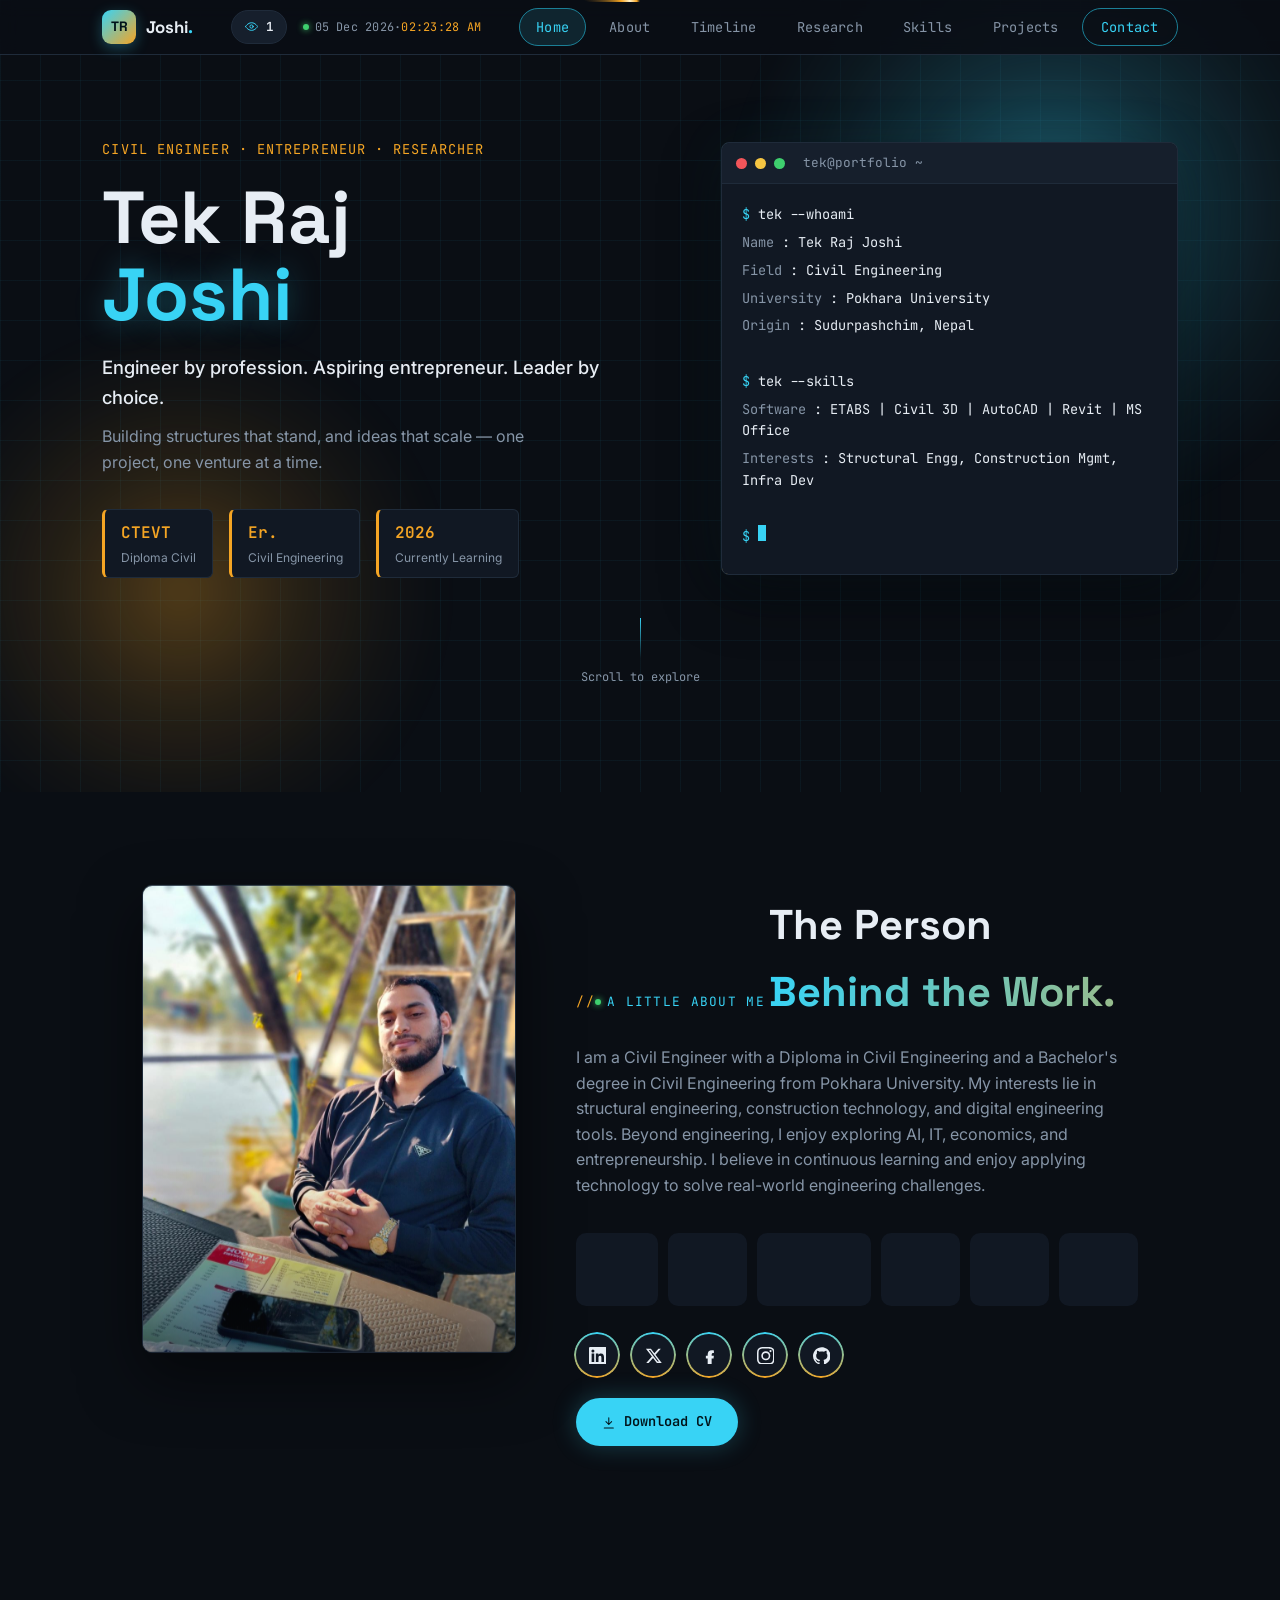
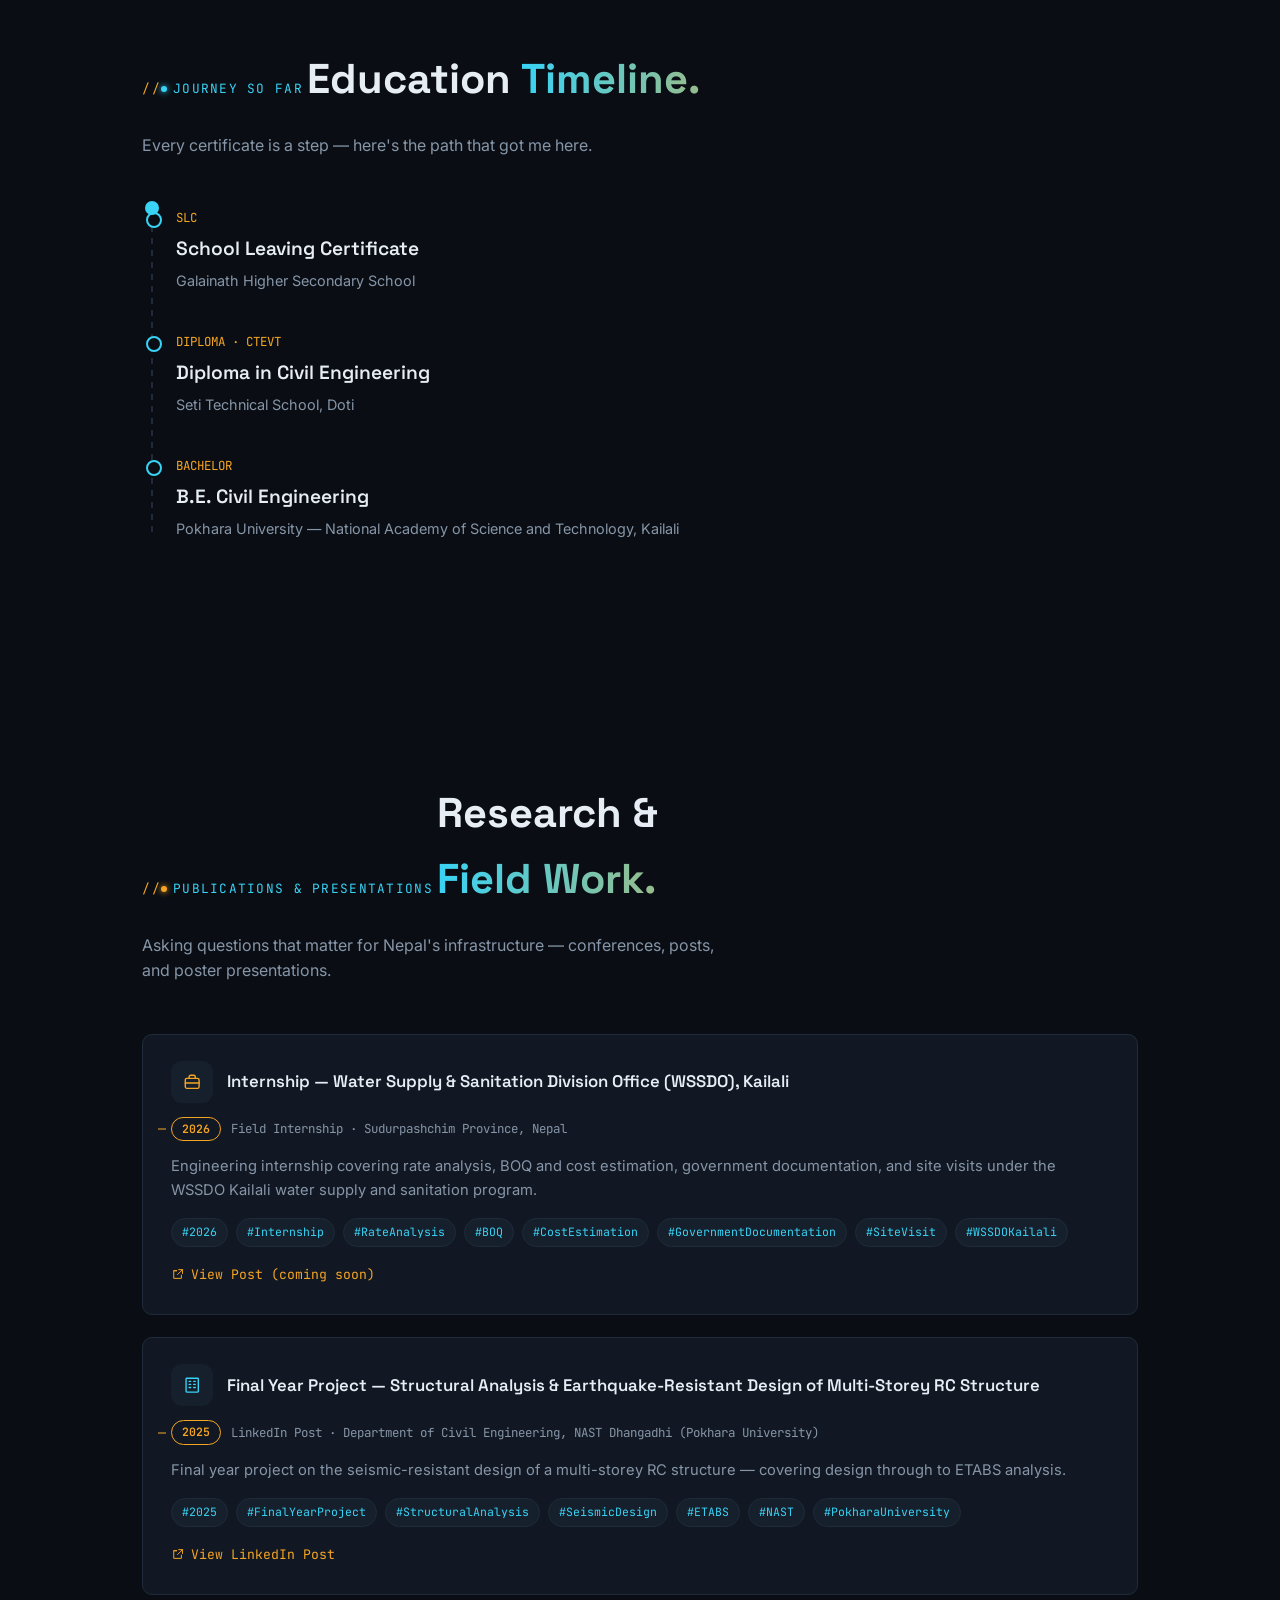
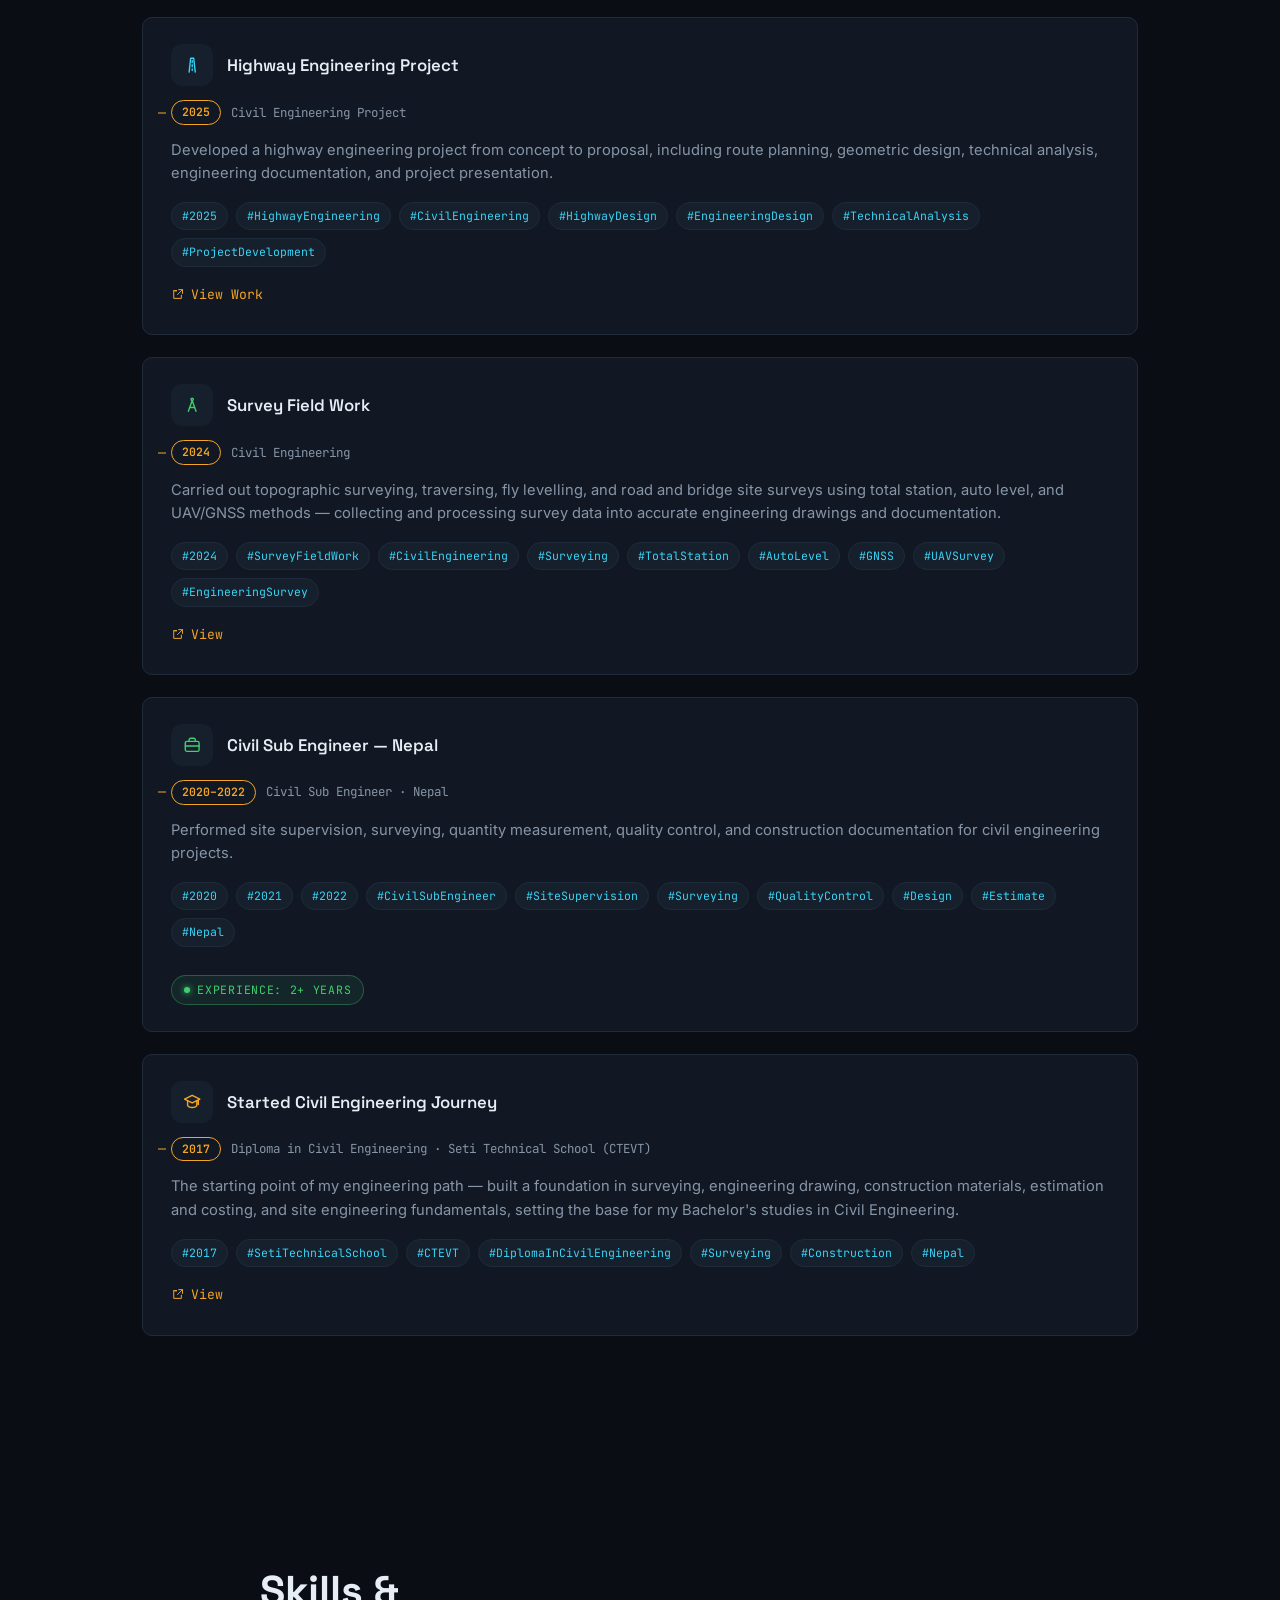
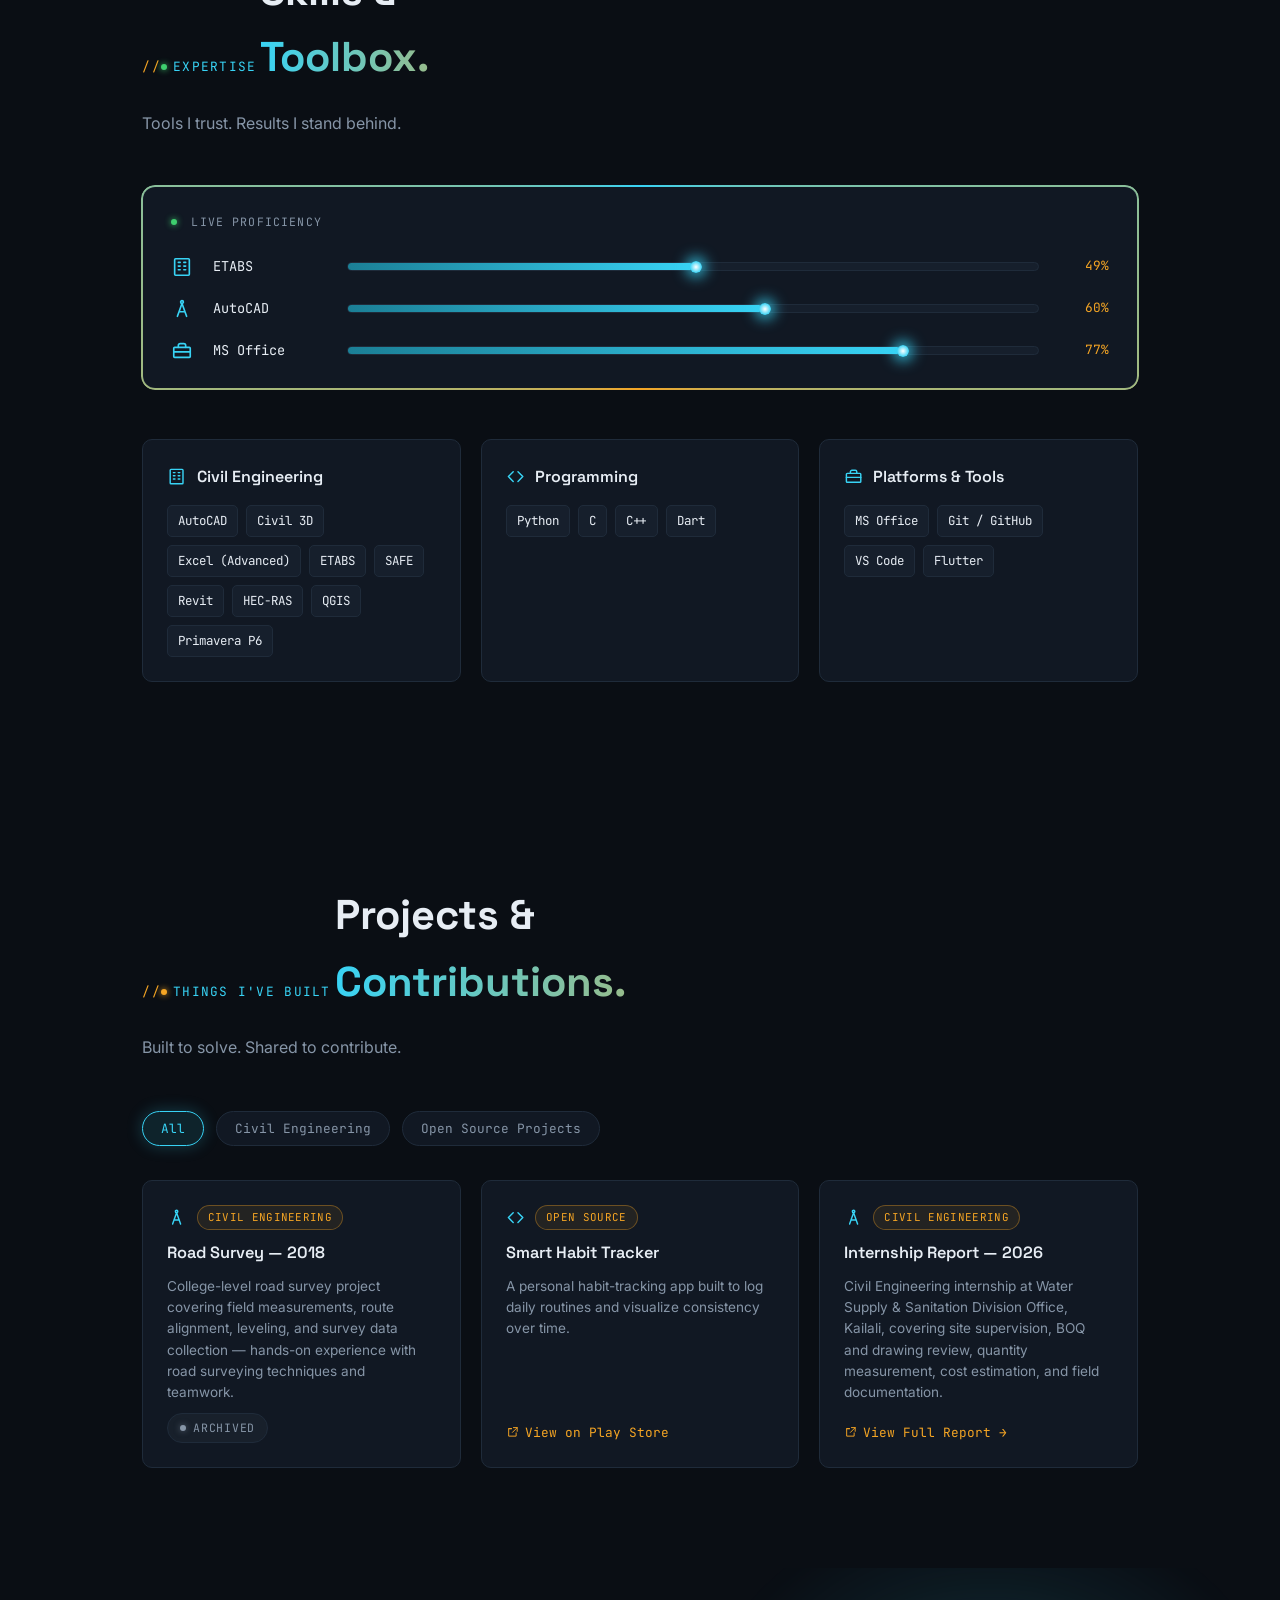
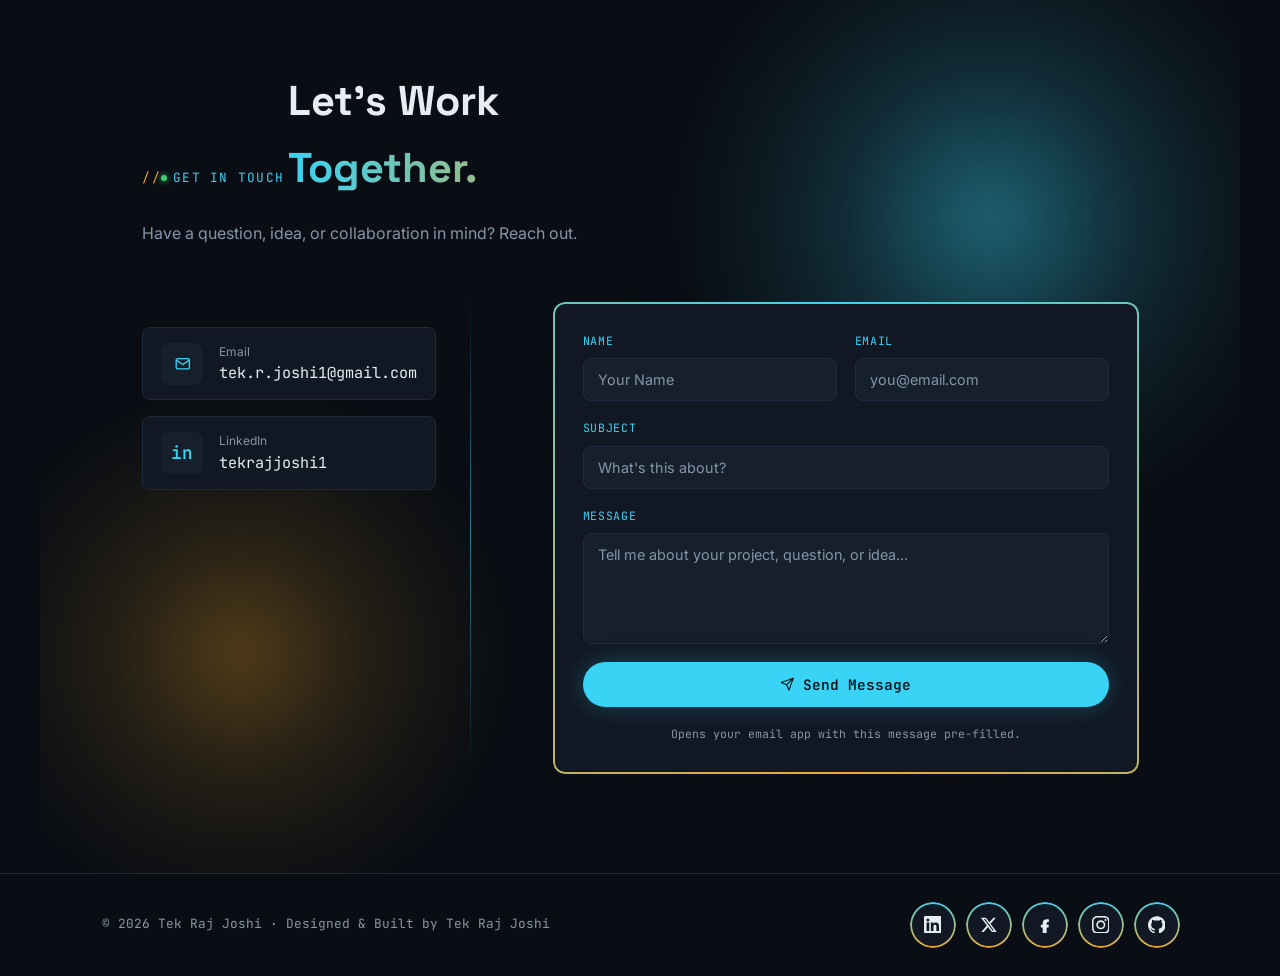
<file: index.html>
<!DOCTYPE html>
<html lang="en">
<head>
<meta charset="UTF-8">
<meta name="viewport" content="width=device-width, initial-scale=1.0">
<title>Tek Raj Joshi | Civil Engineer</title>
<meta name="description" content="Tek Raj Joshi is a Civil Engineer from Nepal specializing in structural design, water resources engineering, and AI-driven civil engineering solutions.">
<meta name="robots" content="index, follow">
<link rel="canonical" href="https://tekrajjoshi1.com.np/">

<!-- Favicon -->
<link rel="icon" href="favicon.ico" sizes="any">
<link rel="icon" type="image/png" sizes="32x32" href="favicon-32x32.png">
<link rel="icon" type="image/png" sizes="16x16" href="favicon-16x16.png">
<link rel="apple-touch-icon" sizes="180x180" href="apple-touch-icon.png">
<link rel="icon" type="image/png" sizes="192x192" href="android-chrome-192x192.png">
<link rel="icon" type="image/png" sizes="512x512" href="android-chrome-512x512.png">
<meta name="theme-color" content="#0a0e14">

<!-- Open Graph -->
<meta property="og:type" content="website">
<meta property="og:url" content="https://tekrajjoshi1.com.np/">
<meta property="og:title" content="Tek Raj Joshi | Civil Engineer">
<meta property="og:description" content="Tek Raj Joshi is a Civil Engineer from Nepal specializing in structural design, water resources engineering, and AI-driven civil engineering solutions.">

<!-- Twitter Card -->
<meta name="twitter:card" content="summary_large_image">
<meta name="twitter:title" content="Tek Raj Joshi | Civil Engineer">
<meta name="twitter:description" content="Tek Raj Joshi is a Civil Engineer from Nepal specializing in structural design, water resources engineering, and AI-driven civil engineering solutions.">

<!-- Person schema: helps Google associate this site with "Tek Raj Joshi" name searches -->
<script type="application/ld+json">
{
  "@context": "https://schema.org",
  "@type": "Person",
  "name": "Tek Raj Joshi",
  "alternateName": "Tek Raj",
  "jobTitle": "Civil Engineer",
  "url": "https://tekrajjoshi1.com.np/",
  "sameAs": ["https://www.linkedin.com/in/tekrajjoshi1/"],
  "nationality": "Nepal",
  "alumniOf": { "@type": "CollegeOrUniversity", "name": "Pokhara University" },
  "knowsAbout": ["Civil Engineering", "Structural Engineering", "Water Resources Engineering", "AI & Technology"]
}
</script>

<link rel="preconnect" href="https://fonts.googleapis.com">
<link rel="preconnect" href="https://fonts.gstatic.com" crossorigin>
<link href="https://fonts.googleapis.com/css2?family=Space+Grotesk:wght@400;500;600;700&family=Inter:wght@400;500;600&family=JetBrains+Mono:wght@400;500;600&display=swap" rel="stylesheet">

<link rel="stylesheet" href="style.css">
</head>
<body>

<!-- ============ ICON SPRITE (inline, no external dependency) ============ -->
<svg style="display:none">
  <defs>
    <linearGradient id="scrollGrad" x1="0%" y1="0%" x2="100%" y2="100%">
      <stop offset="0%" style="stop-color:var(--cyan)"/>
      <stop offset="100%" style="stop-color:var(--amber)"/>
    </linearGradient>
  </defs>
  <symbol id="ic-chevrons-up" viewBox="0 0 24 24"><path d="M6.5 13.5 12 8l5.5 5.5"/><path d="M6.5 19 12 13.5l5.5 5.5"/></symbol>
  <symbol id="ic-compass" viewBox="0 0 24 24"><circle cx="12" cy="4.3" r="1.5"/><path d="M12 6 7 20M12 6l5 14M8.7 15h6.6"/></symbol>
  <symbol id="ic-chip" viewBox="0 0 24 24"><rect x="6" y="6" width="12" height="12" rx="2"/><rect x="9.5" y="9.5" width="5" height="5" rx="1"/><path d="M9 2v4M15 2v4M9 18v4M15 18v4M2 9h4M2 15h4M18 9h4M18 15h4"/></symbol>
  <symbol id="ic-bulb" viewBox="0 0 24 24"><path d="M9 18h6M10 21h4M12 2a7 7 0 0 0-4 12.7c.6.5 1 1.2 1 2.3h6c0-1.1.4-1.8 1-2.3A7 7 0 0 0 12 2z"/></symbol>
  <symbol id="ic-chart" viewBox="0 0 24 24"><path d="M4 20V10M10 20V4M16 20V14M3 20h18"/></symbol>
  <symbol id="ic-globe" viewBox="0 0 24 24"><circle cx="12" cy="12" r="9"/><path d="M3 12h18M12 3c3 3 3 15 0 18c-3-3-3-15 0-18"/></symbol>
  <symbol id="ic-plane" viewBox="0 0 24 24"><path d="M3 11.5 21 3l-8.5 18-2-8-8-1.5z"/></symbol>
  <symbol id="ic-mail" viewBox="0 0 24 24"><rect x="3" y="5" width="18" height="14" rx="2"/><path d="M3 7l9 6 9-6"/></symbol>
  <symbol id="ic-external" viewBox="0 0 24 24"><path d="M14 3h7v7M21 3l-9 9M5 5h6v0H5v14h14v-6"/></symbol>
  <symbol id="ic-send" viewBox="0 0 24 24"><path d="M22 2L11 13"/><path d="M22 2l-7 20-4-9-9-4 20-7z"/></symbol>
  <symbol id="ic-building" viewBox="0 0 24 24"><rect x="4" y="3" width="16" height="18" rx="1"/><path d="M8 7h2M14 7h2M8 11h2M14 11h2M8 15h2M14 15h2"/></symbol>
  <symbol id="ic-toolbox" viewBox="0 0 24 24"><rect x="3" y="8" width="18" height="11" rx="1"/><path d="M8 8V6a2 2 0 0 1 2-2h4a2 2 0 0 1 2 2v2M3 13h18"/></symbol>
  <symbol id="ic-road" viewBox="0 0 24 24"><path d="M8 21 10 3h4l2 18"/><path d="M12 6v2.5M12 11.5v2.5M12 17v2"/></symbol>
  <symbol id="ic-droplet" viewBox="0 0 24 24"><path d="M12 2s7 8.5 7 13a7 7 0 0 1-14 0c0-4.5 7-13 7-13z"/></symbol>
  <symbol id="ic-grad-cap" viewBox="0 0 24 24"><path d="M12 3 2 8l10 5 10-5-10-5z"/><path d="M6 10.5V16c0 1.5 3 3 6 3s6-1.5 6-3v-5.5M20 9v6"/></symbol>
  <symbol id="ic-diagram" viewBox="0 0 24 24"><circle cx="6" cy="6" r="2"/><circle cx="18" cy="6" r="2"/><circle cx="12" cy="18" r="2"/><path d="M7.7 7.2 11 16M16.3 7.2 13 16M8 6h8"/></symbol>
  <symbol id="ic-briefcase" viewBox="0 0 24 24"><rect x="3" y="7" width="18" height="13" rx="2"/><path d="M8 7V5a2 2 0 0 1 2-2h4a2 2 0 0 1 2 2v2M3 13h18"/></symbol>
  <symbol id="ic-download" viewBox="0 0 24 24"><path d="M12 3v12M7 10l5 5 5-5M4 21h16"/></symbol>
  <symbol id="ic-plus" viewBox="0 0 24 24"><path d="M12 5v14M5 12h14"/></symbol>
  <symbol id="ic-code" viewBox="0 0 24 24"><path d="M9 18 3 12l6-6M15 6l6 6-6 6"/></symbol>
  <symbol id="ic-eye" viewBox="0 0 24 24"><path d="M1 12s4-7 11-7 11 7 11 7-4 7-11 7-11-7-11-7z"/><circle cx="12" cy="12" r="3"/></symbol>
  <symbol id="ic-github" viewBox="0 0 24 24"><path fill="currentColor" stroke="none" d="M12 .297c-6.63 0-12 5.373-12 12 0 5.303 3.438 9.8 8.205 11.385.6.113.82-.258.82-.577 0-.285-.01-1.04-.015-2.04-3.338.724-4.042-1.61-4.042-1.61C4.422 18.07 3.633 17.7 3.633 17.7c-1.087-.744.084-.729.084-.729 1.205.084 1.838 1.236 1.838 1.236 1.07 1.835 2.809 1.305 3.495.998.108-.776.417-1.305.76-1.605-2.665-.3-5.466-1.332-5.466-5.93 0-1.31.465-2.38 1.235-3.22-.135-.303-.54-1.523.105-3.176 0 0 1.005-.322 3.3 1.23.96-.267 1.98-.399 3-.405 1.02.006 2.04.138 3 .405 2.28-1.552 3.285-1.23 3.285-1.23.645 1.653.24 2.873.12 3.176.765.84 1.23 1.91 1.23 3.22 0 4.61-2.805 5.625-5.475 5.92.42.36.81 1.096.81 2.22 0 1.606-.015 2.896-.015 3.286 0 .315.21.69.825.57C20.565 22.092 24 17.592 24 12.297c0-6.627-5.373-12-12-12"/></symbol>
  <symbol id="ic-linkedin" viewBox="0 0 24 24"><path fill="currentColor" stroke="none" d="M20.447 20.452h-3.554v-5.569c0-1.328-.027-3.037-1.852-3.037-1.853 0-2.136 1.445-2.136 2.939v5.667H9.351V9h3.414v1.561h.046c.477-.9 1.637-1.85 3.37-1.85 3.601 0 4.267 2.37 4.267 5.455v6.286zM5.337 7.433a2.065 2.065 0 1 1 0-4.13 2.065 2.065 0 0 1 0 4.13zm1.782 13.019H3.555V9h3.564v11.452zM22.225 0H1.771C.792 0 0 .774 0 1.729v20.542C0 23.227.792 24 1.771 24h20.451C23.2 24 24 23.227 24 22.271V1.729C24 .774 23.2 0 22.222 0h.003z"/></symbol>
  <symbol id="ic-facebook" viewBox="0 0 24 24"><path fill="currentColor" stroke="none" d="M9.101 23.691v-7.98H6.627v-3.667h2.474v-1.58c0-4.085 1.848-5.978 5.858-5.978.401 0 .955.042 1.468.103a8.68 8.68 0 0 1 1.141.195v3.325a8.623 8.623 0 0 0-.653-.036 3.28 3.28 0 0 0-1.145.156c-.294.108-.556.288-.762.526-.315.395-.523 1.06-.523 2.048v1.24h3.026l-.402 3.667h-2.624v7.98H9.101z"/></symbol>
  <symbol id="ic-twitter" viewBox="0 0 24 24"><path fill="currentColor" stroke="none" d="M18.244 2.25h3.308l-7.227 8.26 8.502 11.24H16.17l-5.214-6.817L4.99 21.75H1.68l7.73-8.835L1.254 2.25H8.08l4.713 6.231zm-1.161 17.52h1.833L7.084 4.126H5.117z"/></symbol>
  <symbol id="ic-instagram" viewBox="0 0 24 24"><path fill="currentColor" stroke="none" d="M12 0C8.74 0 8.333.014 7.053.072 5.775.132 4.905.333 4.14.63c-.789.306-1.459.717-2.126 1.384S.935 3.35.63 4.14C.333 4.905.131 5.775.072 7.053.014 8.333 0 8.74 0 12s.014 3.667.072 4.947c.06 1.277.261 2.148.558 2.913.306.788.717 1.459 1.384 2.126.667.666 1.336 1.079 2.126 1.384.766.296 1.636.499 2.913.558C8.333 23.986 8.74 24 12 24s3.667-.014 4.947-.072c1.277-.06 2.148-.262 2.913-.558.788-.306 1.459-.718 2.126-1.384.666-.667 1.079-1.335 1.384-2.126.296-.765.499-1.636.558-2.913.058-1.28.072-1.687.072-4.947s-.014-3.667-.072-4.947c-.06-1.277-.262-2.149-.558-2.913-.306-.789-.718-1.459-1.384-2.126C21.319 1.347 20.651.935 19.86.63c-.765-.297-1.636-.499-2.913-.558C15.667.014 15.26 0 12 0zm0 2.16c3.203 0 3.585.016 4.85.071 1.17.055 1.805.249 2.227.415.562.217.96.477 1.382.896.419.42.679.819.896 1.381.164.422.36 1.057.413 2.227.057 1.266.07 1.646.07 4.85s-.015 3.585-.074 4.85c-.061 1.17-.256 1.805-.421 2.227a3.81 3.81 0 0 1-.9 1.382 3.744 3.744 0 0 1-1.38.896c-.42.164-1.065.36-2.235.413-1.274.057-1.649.07-4.859.07-3.211 0-3.586-.015-4.859-.074-1.171-.061-1.816-.256-2.236-.421a3.716 3.716 0 0 1-1.379-.9 3.644 3.644 0 0 1-.9-1.38c-.165-.42-.359-1.065-.42-2.235-.045-1.26-.061-1.649-.061-4.844 0-3.196.016-3.586.061-4.861.061-1.17.255-1.814.42-2.234.21-.57.479-.96.9-1.381.419-.419.81-.689 1.379-.898.42-.166 1.051-.361 2.221-.421 1.275-.045 1.65-.06 4.859-.06l.045.03zm0 3.68a6.16 6.16 0 1 0 0 12.32 6.16 6.16 0 0 0 0-12.32zM12 16a4 4 0 1 1 0-8 4 4 0 0 1 0 8zm7.846-10.405a1.44 1.44 0 1 1-2.88 0 1.44 1.44 0 0 1 2.88 0z"/></symbol>
</svg>

<nav class="gold-border">
  <a href="#hero" class="nav-logo">
    <span class="logo-badge">TR</span>
    <span class="logo-text">Joshi<span>.</span></span>
  </a>
  <div class="nav-center">
    <div class="view-counter" id="viewCounter">
      <svg class="icon eye-icon"><use href="#ic-eye"/></svg>
      <span id="viewCount">—</span>
    </div>
    <div class="live-clock" id="liveClock"><span class="live-dot"></span><span class="clock-date"></span><span class="clock-sep"> · </span><span class="clock-time"></span></div>
  </div>
  <div class="nav-right">
    <ul class="nav-links" id="navLinks">
      <li><a href="#hero" class="active">Home</a></li>
      <li><a href="#about">About</a></li>
      <li><a href="#timeline">Timeline</a></li>
      <li><a href="#research">Research</a></li>
      <li><a href="#skills">Skills</a></li>
      <li><a href="#projects">Projects</a></li>
      <li><a href="#contact" class="nav-cta">Contact</a></li>
    </ul>
    <button class="hamburger" id="hamburger" type="button" aria-label="Toggle navigation menu" aria-expanded="false" aria-controls="navLinks"><span></span><span></span><span></span></button>
  </div>
</nav>

<!-- ================= HERO ================= -->
<section id="hero">
  <div class="orb orb-cyan"></div>
  <div class="orb orb-amber"></div>
  <div class="hero-inner">
    <div class="hero-left">
      <div class="hero-eyebrow">Civil Engineer · Entrepreneur · Researcher</div>
      <h1 class="hero-name">Tek Raj<br><span class="hero-name-accent">Joshi</span><span class="sr-only"> — Civil Engineer, Nepal</span></h1>
      <p class="hero-motto">Engineer by profession. Aspiring entrepreneur. Leader by choice.</p>
      <p class="hero-tagline">Building structures that stand, and ideas that scale — one project, one venture at a time.</p>
      <div class="hero-ranks">
        <div class="rank-badge"><span class="rank-num">CTEVT</span><span class="rank-label">Diploma Civil</span></div>
        <div class="rank-badge"><span class="rank-num">Er.</span><span class="rank-label">Civil Engineering</span></div>
        <div class="rank-badge"><span class="rank-num">2026</span><span class="rank-label">Currently Learning</span></div>
      </div>
    </div>
    <div class="hero-right">
      <div class="terminal glow-border">
        <div class="terminal-bar">
          <span class="t-dot t-red"></span><span class="t-dot t-yellow"></span><span class="t-dot t-green"></span>
          <span class="t-title">tek@portfolio ~</span>
        </div>
        <div class="terminal-body">
          <span class="t-line"><span class="t-prompt">$ </span>tek --whoami</span>
          <span class="t-line"><span class="t-key">Name       </span><span class="t-val">: Tek Raj Joshi</span></span>
          <span class="t-line"><span class="t-key">Field      </span><span class="t-val">: Civil Engineering</span></span>
          <span class="t-line"><span class="t-key">University </span><span class="t-val">: Pokhara University</span></span>
          <span class="t-line"><span class="t-key">Origin     </span><span class="t-val">: Sudurpashchim, Nepal</span></span>
          <span class="t-line">&nbsp;</span>
          <span class="t-line"><span class="t-prompt">$ </span>tek --skills</span>
          <span class="t-line"><span class="t-key">Software   </span><span class="t-val">: ETABS | Civil 3D | AutoCAD | Revit | MS Office</span></span>
          <span class="t-line"><span class="t-key">Interests  </span><span class="t-val">: Structural Engg, Construction Mgmt, Infra Dev</span></span>
          <span class="t-line">&nbsp;</span>
          <span class="t-line"><span class="t-prompt">$ </span><span class="t-cursor"></span></span>
        </div>
      </div>
    </div>
  </div>
  <div class="hero-scroll-indicator"><div class="scroll-line"></div>Scroll to explore</div>
</section>

<!-- ================= ABOUT ================= -->
<section id="about">
  <div class="about-grid">
    <div class="about-img-wrap reveal glow-border" id="aboutPhoto">
      <img src="[data-uri]" alt="Tek Raj Joshi - Civil Engineer from Nepal">
    </div>
    <div class="reveal">
      <div class="section-label section-label-live"><span class="live-dot"></span>A Little About Me</div>
      <h2 class="section-title about-title">The Person<br><span class="grad-text">Behind the Work.</span></h2>
      <p class="about-bio">
        I am a Civil Engineer with a Diploma in Civil Engineering and a Bachelor's degree in Civil Engineering from Pokhara University. My interests lie in structural engineering, construction technology, and digital engineering tools. Beyond engineering, I enjoy exploring AI, IT, economics, and entrepreneurship. I believe in continuous learning and enjoy applying technology to solve real-world engineering challenges.
      </p>

      <div class="interest-grid">
        <div class="interest-card glow-border vibe-engineering"><div class="interest-icon-lg"><svg class="icon"><use href="#ic-compass"/></svg></div><span class="interest-label">Engineering</span></div>
        <div class="interest-card glow-border vibe-tech"><div class="interest-icon-lg"><svg class="icon"><use href="#ic-chip"/></svg></div><span class="interest-label">AI & Tech</span></div>
        <div class="interest-card glow-border vibe-entrepreneurship"><div class="interest-icon-lg"><svg class="icon"><use href="#ic-bulb"/></svg></div><span class="interest-label">Entrepreneurship</span></div>
        <div class="interest-card glow-border vibe-economics"><div class="interest-icon-lg"><svg class="icon"><use href="#ic-chart"/></svg></div><span class="interest-label">Economics</span></div>
        <div class="interest-card glow-border vibe-geopolitics"><div class="interest-icon-lg"><svg class="icon"><use href="#ic-globe"/></svg></div><span class="interest-label">Geopolitics</span></div>
        <div class="interest-card glow-border vibe-travel"><div class="interest-icon-lg"><svg class="icon"><use href="#ic-plane"/></svg></div><span class="interest-label">Travel</span></div>
      </div>

      <div class="social-row">
        <a href="https://www.linkedin.com/in/tekrajjoshi1/" target="_blank" class="social-badge glow-border" title="LinkedIn"><svg class="icon"><use href="#ic-linkedin"/></svg></a>
        <a href="https://x.com/tekrajjoshii" target="_blank" class="social-badge glow-border" title="X"><svg class="icon"><use href="#ic-twitter"/></svg></a>
        <a href="https://www.facebook.com" target="_blank" class="social-badge glow-border" title="Facebook"><svg class="icon"><use href="#ic-facebook"/></svg></a>
        <a href="https://www.instagram.com" target="_blank" class="social-badge glow-border" title="Instagram"><svg class="icon"><use href="#ic-instagram"/></svg></a>
        <a href="https://github.com" target="_blank" class="social-badge glow-border" title="GitHub"><svg class="icon"><use href="#ic-github"/></svg></a>
      </div>

      <div class="about-actions">
        <a href="#" class="btn-fill"><svg class="icon"><use href="#ic-download"/></svg> Download CV</a>
      </div>
    </div>
  </div>
</section>

<!-- ================= EDUCATION TIMELINE ================= -->
<section id="timeline">
  <div class="section-label section-label-live reveal"><span class="live-dot live-dot-cyan"></span>Journey So Far</div>
  <h2 class="section-title glow-underline glow-cyan-green reveal">Education <span class="grad-text">Timeline.</span></h2>
  <p class="section-sub reveal">Every certificate is a step — here's the path that got me here.</p>

  <div class="timeline">
    <div class="timeline-track"></div>
    <div class="timeline-progress" id="tlProgress"></div>
    <div class="timeline-glow-dot" id="tlDot"></div>
    <div class="tl-item reveal">
      <span class="tl-tag">SLC</span>
      <div class="tl-title">School Leaving Certificate</div>
      <div class="tl-place">Galainath Higher Secondary School</div>
    </div>
    <div class="tl-item reveal">
      <span class="tl-tag">DIPLOMA · CTEVT</span>
      <div class="tl-title">Diploma in Civil Engineering</div>
      <div class="tl-place">Seti Technical School, Doti</div>
    </div>
    <div class="tl-item reveal">
      <span class="tl-tag">BACHELOR</span>
      <div class="tl-title">B.E. Civil Engineering</div>
      <div class="tl-place">Pokhara University — National Academy of Science and Technology, Kailali</div>
    </div>
  </div>
</section>

<!-- ================= RESEARCH ================= -->
<section id="research">
  <div class="section-label section-label-live reveal"><span class="live-dot live-dot-amber"></span>Publications & Presentations</div>
  <h2 class="section-title glow-underline glow-amber-cyan reveal">Research &<br><span class="grad-text">Field Work.</span></h2>
  <p class="section-sub reveal">Asking questions that matter for Nepal's infrastructure — conferences, posts, and poster presentations.</p>

  <div class="research-card reveal glow-card" id="rf-internship-wssdo">
    <div class="research-head"><div class="research-icon-badge ri-amber"><svg class="icon"><use href="#ic-briefcase"/></svg></div><span class="research-title">Internship — Water Supply & Sanitation Division Office (WSSDO), Kailali</span></div>
    <div class="research-sub"><span class="year-pill">2026</span> Field Internship · Sudurpashchim Province, Nepal</div>
    <p class="research-body">
      Engineering internship covering rate analysis, BOQ and cost estimation, government documentation, and site visits under the WSSDO Kailali water supply and sanitation program.
    </p>
    <div class="research-tags">
      <span class="research-tag">#2026</span>
      <span class="research-tag">#Internship</span>
      <span class="research-tag">#RateAnalysis</span>
      <span class="research-tag">#BOQ</span>
      <span class="research-tag">#CostEstimation</span>
      <span class="research-tag">#GovernmentDocumentation</span>
      <span class="research-tag">#SiteVisit</span>
      <span class="research-tag">#WSSDOKailali</span>
    </div>
    <!-- Replace the href below with your internship completion post once uploaded -->
    <a href="#" target="_blank" class="research-link"><svg class="icon"><use href="#ic-external"/></svg> View Post (coming soon)</a>
  </div>
  <div class="research-card reveal glow-card" id="rf-final-year-project">
    <div class="research-head"><div class="research-icon-badge ri-cyan"><svg class="icon"><use href="#ic-building"/></svg></div><span class="research-title">Final Year Project — Structural Analysis & Earthquake-Resistant Design of Multi-Storey RC Structure</span></div>
    <div class="research-sub"><span class="year-pill">2025</span> LinkedIn Post · Department of Civil Engineering, NAST Dhangadhi (Pokhara University)</div>
    <p class="research-body">
      Final year project on the seismic-resistant design of a multi-storey RC structure — covering design through to ETABS analysis.
    </p>
    <div class="research-tags">
      <span class="research-tag">#2025</span>
      <span class="research-tag">#FinalYearProject</span>
      <span class="research-tag">#StructuralAnalysis</span>
      <span class="research-tag">#SeismicDesign</span>
      <span class="research-tag">#ETABS</span>
      <span class="research-tag">#NAST</span>
      <span class="research-tag">#PokharaUniversity</span>
    </div>
    <a href="https://www.linkedin.com/posts/tekrajjoshi1_finalyearproject-structuralanalysis-seismicdesign-ugcPost-7461726323468840960-jOxd/" target="_blank" class="research-link"><svg class="icon"><use href="#ic-external"/></svg> View LinkedIn Post</a>
  </div>
  <div class="research-card reveal glow-card" id="rf-highway-engineering">
    <div class="research-head"><div class="research-icon-badge ri-cyan"><svg class="icon"><use href="#ic-road"/></svg></div><span class="research-title">Highway Engineering Project</span></div>
    <div class="research-sub"><span class="year-pill">2025</span> Civil Engineering Project</div>
    <p class="research-body">
      Developed a highway engineering project from concept to proposal, including route planning, geometric design, technical analysis, engineering documentation, and project presentation.
    </p>
    <div class="research-tags">
      <span class="research-tag">#2025</span>
      <span class="research-tag">#HighwayEngineering</span>
      <span class="research-tag">#CivilEngineering</span>
      <span class="research-tag">#HighwayDesign</span>
      <span class="research-tag">#EngineeringDesign</span>
      <span class="research-tag">#TechnicalAnalysis</span>
      <span class="research-tag">#ProjectDevelopment</span>
    </div>
    <a href="https://www.linkedin.com/in/tekrajjoshi1/" target="_blank" class="research-link"><svg class="icon"><use href="#ic-external"/></svg> View Work</a>
  </div>
  <div class="research-card reveal glow-card" id="rf-survey-field-work">
    <div class="research-head"><div class="research-icon-badge ri-green"><svg class="icon"><use href="#ic-compass"/></svg></div><span class="research-title">Survey Field Work</span></div>
    <div class="research-sub"><span class="year-pill">2024</span> Civil Engineering</div>
    <p class="research-body">
      Carried out topographic surveying, traversing, fly levelling, and road and bridge site surveys using total station, auto level, and UAV/GNSS methods — collecting and processing survey data into accurate engineering drawings and documentation.
    </p>
    <div class="research-tags">
      <span class="research-tag">#2024</span>
      <span class="research-tag">#SurveyFieldWork</span>
      <span class="research-tag">#CivilEngineering</span>
      <span class="research-tag">#Surveying</span>
      <span class="research-tag">#TotalStation</span>
      <span class="research-tag">#AutoLevel</span>
      <span class="research-tag">#GNSS</span>
      <span class="research-tag">#UAVSurvey</span>
      <span class="research-tag">#EngineeringSurvey</span>
    </div>
    <a href="https://www.linkedin.com/in/tekrajjoshi1/" target="_blank" class="research-link"><svg class="icon"><use href="#ic-external"/></svg> View</a>
  </div>
  <div class="research-card reveal glow-card" id="rf-civil-sub-engineer">
    <div class="research-head"><div class="research-icon-badge ri-green"><svg class="icon"><use href="#ic-briefcase"/></svg></div><span class="research-title">Civil Sub Engineer — Nepal</span></div>
    <div class="research-sub"><span class="year-pill">2020–2022</span> Civil Sub Engineer · Nepal</div>
    <p class="research-body">
      Performed site supervision, surveying, quantity measurement, quality control, and construction documentation for civil engineering projects.
    </p>
    <div class="research-tags">
      <span class="research-tag">#2020</span>
      <span class="research-tag">#2021</span>
      <span class="research-tag">#2022</span>
      <span class="research-tag">#CivilSubEngineer</span>
      <span class="research-tag">#SiteSupervision</span>
      <span class="research-tag">#Surveying</span>
      <span class="research-tag">#QualityControl</span>
      <span class="research-tag">#Design</span>
      <span class="research-tag">#Estimate</span>
      <span class="research-tag">#Nepal</span>
    </div>
    <span class="status-badge status-experience"><span class="status-dot"></span>Experience: 2+ Years</span>
  </div>
  <div class="research-card reveal glow-card" id="rf-started-journey">
    <div class="research-head"><div class="research-icon-badge ri-amber"><svg class="icon"><use href="#ic-grad-cap"/></svg></div><span class="research-title">Started Civil Engineering Journey</span></div>
    <div class="research-sub"><span class="year-pill">2017</span> Diploma in Civil Engineering · Seti Technical School (CTEVT)</div>
    <p class="research-body">
      The starting point of my engineering path — built a foundation in surveying, engineering drawing, construction materials, estimation and costing, and site engineering fundamentals, setting the base for my Bachelor's studies in Civil Engineering.
    </p>
    <div class="research-tags">
      <span class="research-tag">#2017</span>
      <span class="research-tag">#SetiTechnicalSchool</span>
      <span class="research-tag">#CTEVT</span>
      <span class="research-tag">#DiplomaInCivilEngineering</span>
      <span class="research-tag">#Surveying</span>
      <span class="research-tag">#Construction</span>
      <span class="research-tag">#Nepal</span>
    </div>
    <a href="https://www.facebook.com/stsdipayal" target="_blank" class="research-link"><svg class="icon"><use href="#ic-external"/></svg> View</a>
  </div>
</section>

<!-- ================= SKILLS ================= -->
<section id="skills">
  <div class="section-label section-label-live reveal"><span class="live-dot"></span>Expertise</div>
  <h2 class="section-title glow-underline glow-green-cyan reveal">Skills &<br><span class="grad-text">Toolbox.</span></h2>
  <p class="section-sub reveal">Tools I trust. Results I stand behind.</p>

  <div class="prof-bars glow-border">
    <div class="prof-header"><span class="live-dot"></span> Live Proficiency</div>
    <div class="prof-row reveal">
      <svg class="icon prof-icon"><use href="#ic-building"/></svg>
      <span class="prof-name">ETABS</span>
      <div class="prof-track"><div class="prof-fill" data-pct="50"><div class="prof-fill-shimmer"></div><div class="prof-tip"></div></div></div>
      <span class="prof-pct" data-pct="51.69">0%</span>
    </div>
    <div class="prof-row reveal">
      <svg class="icon prof-icon"><use href="#ic-compass"/></svg>
      <span class="prof-name">AutoCAD</span>
      <div class="prof-track"><div class="prof-fill" data-pct="60"><div class="prof-fill-shimmer"></div><div class="prof-tip"></div></div></div>
      <span class="prof-pct" data-pct="63.66">0%</span>
    </div>
    <div class="prof-row reveal">
      <svg class="icon prof-icon"><use href="#ic-toolbox"/></svg>
      <span class="prof-name">MS Office</span>
      <div class="prof-track"><div class="prof-fill" data-pct="80"><div class="prof-fill-shimmer"></div><div class="prof-tip"></div></div></div>
      <span class="prof-pct" data-pct="81.19">0%</span>
    </div>
  </div>

  <div class="skills-grid">
    <div class="skill-card reveal glow-card" id="sk-civil-engineering">
      <div class="skill-card-head"><svg class="icon"><use href="#ic-building"/></svg><h3>Civil Engineering</h3></div>
      <div class="skill-tags">
        <span class="skill-tag">AutoCAD</span><span class="skill-tag">Civil 3D</span><span class="skill-tag">Excel (Advanced)</span>
        <span class="skill-tag">ETABS</span><span class="skill-tag">SAFE</span><span class="skill-tag">Revit</span>
        <span class="skill-tag">HEC-RAS</span><span class="skill-tag">QGIS</span><span class="skill-tag">Primavera P6</span>
      </div>
    </div>
    <div class="skill-card reveal glow-card" id="sk-programming">
      <div class="skill-card-head"><svg class="icon"><use href="#ic-code"/></svg><h3>Programming</h3></div>
      <div class="skill-tags">
        <span class="skill-tag">Python</span><span class="skill-tag">C</span><span class="skill-tag">C++</span><span class="skill-tag">Dart</span>
      </div>
    </div>
    <div class="skill-card reveal glow-card" id="sk-platforms-tools">
      <div class="skill-card-head"><svg class="icon"><use href="#ic-toolbox"/></svg><h3>Platforms & Tools</h3></div>
      <div class="skill-tags">
        <span class="skill-tag">MS Office</span><span class="skill-tag">Git / GitHub</span>
        <span class="skill-tag">VS Code</span><span class="skill-tag">Flutter</span>
      </div>
    </div>
  </div>
</section>

<!-- ================= PROJECTS ================= -->
<section id="projects">
  <div class="section-label section-label-live reveal"><span class="live-dot live-dot-amber"></span>Things I've Built</div>
  <h2 class="section-title glow-underline glow-amber-green reveal">Projects &<br><span class="grad-text">Contributions.</span></h2>
  <p class="section-sub reveal">Built to solve. Shared to contribute.</p>

  <div class="filter-row reveal">
    <button class="filter-btn active" data-filter="all">All</button>
    <button class="filter-btn" data-filter="civil">Civil Engineering</button>
    <button class="filter-btn" data-filter="opensource">Open Source Projects</button>
  </div>

  <div class="placeholder-grid" id="projectGrid">
    <div class="project-card reveal glow-card" id="pr-road-survey-2018" data-cat="civil">
      <div class="project-card-head"><svg class="icon"><use href="#ic-compass"/></svg><span class="project-card-cat">Civil Engineering</span></div>
      <div class="project-card-title">Road Survey — 2018</div>
      <p class="project-card-desc">College-level road survey project covering field measurements, route alignment, leveling, and survey data collection — hands-on experience with road surveying techniques and teamwork.</p>
      <span class="status-badge status-archived"><span class="status-dot"></span>Archived</span>
    </div>

    <div class="project-card reveal glow-card" id="pr-smart-habit-tracker" data-cat="opensource">
      <div class="project-card-head"><svg class="icon"><use href="#ic-code"/></svg><span class="project-card-cat">Open Source</span></div>
      <div class="project-card-title">Smart Habit Tracker</div>
      <p class="project-card-desc">A personal habit-tracking app built to log daily routines and visualize consistency over time.</p>
      <!-- Replace the href below with your actual Play Store listing link -->
      <a href="#" target="_blank" class="project-card-link"><svg class="icon"><use href="#ic-external"/></svg> View on Play Store</a>
    </div>

    <div class="project-card reveal glow-card" id="pr-internship-report-2026" data-cat="civil">
      <div class="project-card-head"><svg class="icon"><use href="#ic-compass"/></svg><span class="project-card-cat">Civil Engineering</span></div>
      <div class="project-card-title">Internship Report — 2026</div>
      <p class="project-card-desc">Civil Engineering internship at Water Supply &amp; Sanitation Division Office, Kailali, covering site supervision, BOQ and drawing review, quantity measurement, cost estimation, and field documentation.</p>
      <a href="#" class="project-card-link" onclick="openPdfViewer('documents/tekraj-joshi-civil-engineering-internship-report-wssdo-kailali.pdf.pdf');return false;"><svg class="icon"><use href="#ic-external"/></svg> View Full Report →</a>
    </div>
  </div>
</section>

<!-- ============= PDF VIEWER (Projects section only, hidden by default) ============= -->
<div id="pdfViewerOverlay" class="pdf-viewer-overlay" aria-modal="true" role="dialog" aria-hidden="true">
  <div class="pdf-viewer-topbar">
    <span class="pdf-viewer-title">Internship Report — 2026</span>
    <span class="pdfv-page-indicator" id="pdfvPageIndicator">— / —</span>
    <button type="button" class="pdf-viewer-close" id="pdfViewerClose" title="Close">✕</button>
  </div>
  <div class="pdfv-stage">
    <div class="pdfv-loading" id="pdfvLoading">Loading…</div>
    <canvas id="pdfvCanvas" class="pdfv-canvas"></canvas>
    <button type="button" class="pdfv-nav pdfv-prev" id="pdfvPrev" aria-label="Previous page">‹</button>
    <button type="button" class="pdfv-nav pdfv-next" id="pdfvNext" aria-label="Next page">›</button>
  </div>
</div>

<!-- ================= CONTACT ================= -->
<section id="contact">
  <div class="orb orb-cyan" style="top:-60px;right:-60px;"></div>
  <div class="orb orb-amber" style="bottom:-40px;left:-60px;"></div>
  <div class="section-label section-label-live reveal"><span class="live-dot"></span>Get in Touch</div>
  <h2 class="section-title glow-underline glow-green-amber reveal">Let's Work<br><span class="grad-text">Together.</span></h2>
  <p class="section-sub reveal">Have a question, idea, or collaboration in mind? Reach out.</p>

  <div class="contact-grid-2">
    <div class="contact-channels">
      <a href="mailto:tek.r.joshi1@gmail.com" class="contact-channel reveal">
        <div class="ch-icon"><svg class="icon"><use href="#ic-mail"/></svg></div>
        <div><div class="ch-label">Email</div><div class="ch-value">tek.r.joshi1@gmail.com</div></div>
      </a>
      <a href="https://www.linkedin.com/in/tekrajjoshi1/" class="contact-channel reveal">
        <div class="ch-icon" style="font-family:var(--font-mono);font-weight:600;">in</div>
        <div><div class="ch-label">LinkedIn</div><div class="ch-value">tekrajjoshi1</div></div>
      </a>
    </div>

    <div class="contact-divider"></div>

    <form class="contact-form reveal glow-border" id="contactForm">
      <div class="form-row">
        <div class="form-field">
          <label for="cf-name">Name</label>
          <input type="text" id="cf-name" name="name" placeholder="Your Name" required>
        </div>
        <div class="form-field">
          <label for="cf-email">Email</label>
          <input type="email" id="cf-email" name="email" placeholder="you@email.com" required>
        </div>
      </div>
      <div class="form-field">
        <label for="cf-subject">Subject</label>
        <input type="text" id="cf-subject" name="subject" placeholder="What's this about?" required>
      </div>
      <div class="form-field">
        <label for="cf-message">Message</label>
        <textarea id="cf-message" name="message" rows="5" placeholder="Tell me about your project, question, or idea..." required></textarea>
      </div>
      <button type="submit" class="btn-fill form-submit">
        <svg class="icon send-icon"><use href="#ic-send"/></svg> Send Message
      </button>
      <p class="form-note" id="formNote">Opens your email app with this message pre-filled.</p>
    </form>
  </div>
</section>

<!-- ================= FOOTER ================= -->
<footer>
  <div>&copy; 2026 Tek Raj Joshi · Designed &amp; Built by Tek Raj Joshi</div>
  <div class="footer-social">
    <a href="https://www.linkedin.com/in/tekrajjoshi1/" target="_blank" class="social-badge glow-border" title="LinkedIn"><svg class="icon"><use href="#ic-linkedin"/></svg></a>
    <a href="https://x.com/tekrajjoshii" target="_blank" class="social-badge glow-border" title="X"><svg class="icon"><use href="#ic-twitter"/></svg></a>
    <a href="https://www.facebook.com" target="_blank" class="social-badge glow-border" title="Facebook"><svg class="icon"><use href="#ic-facebook"/></svg></a>
    <a href="https://www.instagram.com" target="_blank" class="social-badge glow-border" title="Instagram"><svg class="icon"><use href="#ic-instagram"/></svg></a>
    <a href="https://github.com" target="_blank" class="social-badge glow-border" title="GitHub"><svg class="icon"><use href="#ic-github"/></svg></a>
  </div>
</footer>

<!-- ================= SCROLL TO TOP ================= -->
<button class="scroll-top-btn" id="scrollTopBtn" aria-label="Back to top" title="Back to top">
  <svg class="scroll-top-ring" viewBox="0 0 52 52" aria-hidden="true">
    <circle class="ring-track" cx="26" cy="26" r="22"/>
    <circle class="ring-progress" id="scrollRingProgress" cx="26" cy="26" r="22"/>
  </svg>
  <svg class="icon scroll-top-icon"><use href="#ic-chevrons-up"/></svg>
</button>

<script src="script.js"></script>

</body>
</html>
</file>
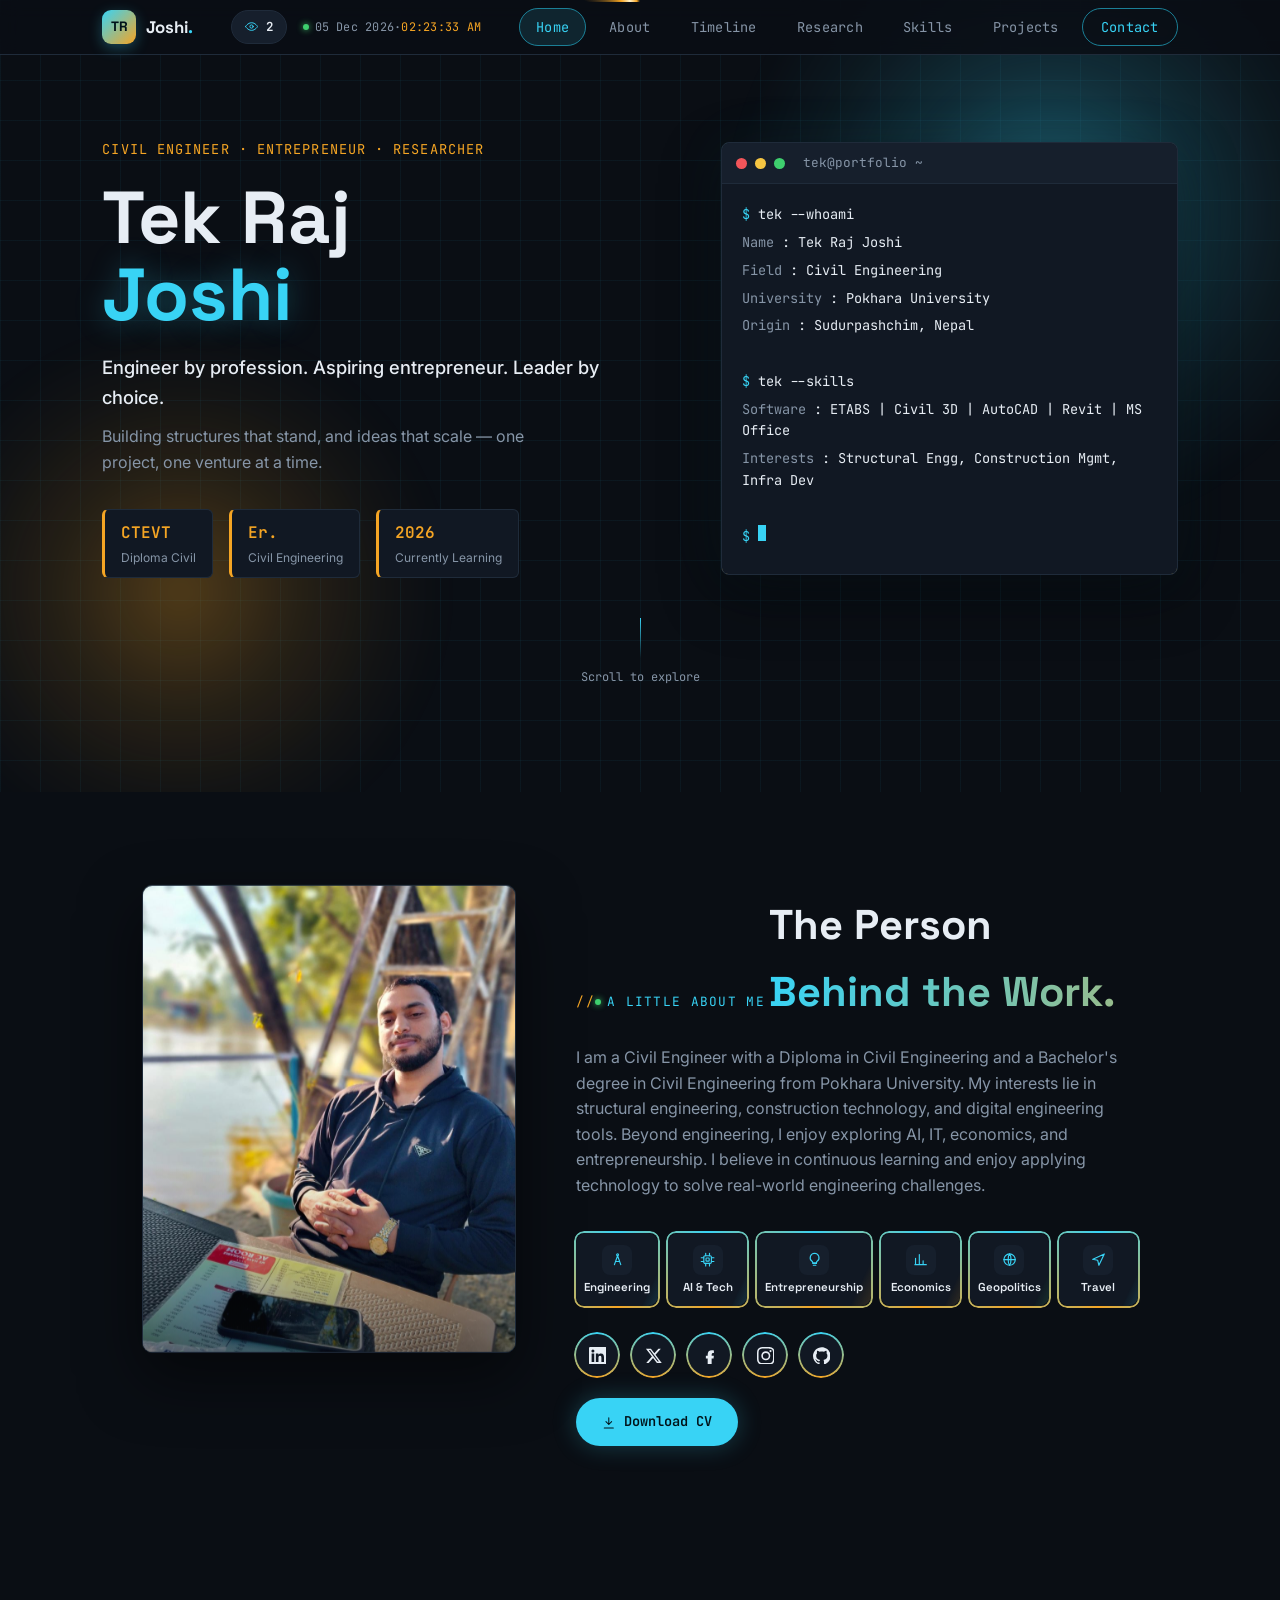
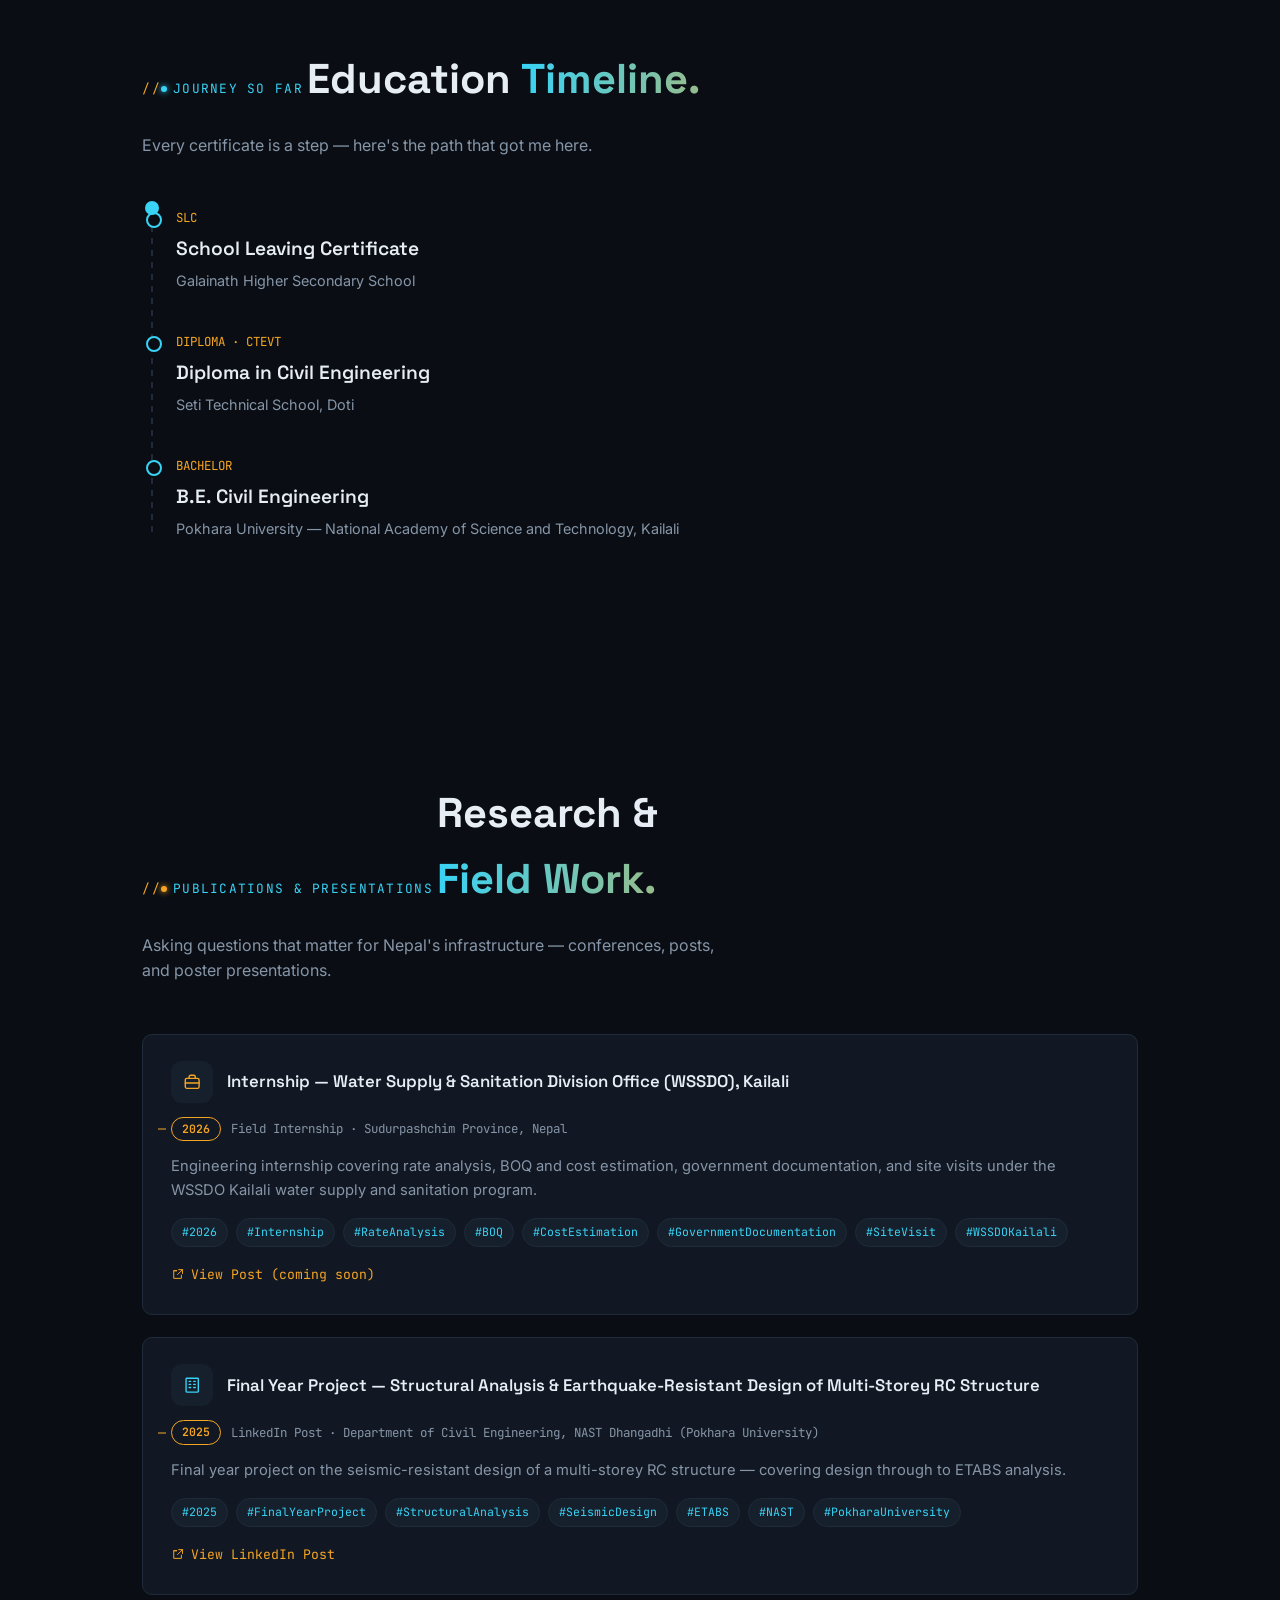
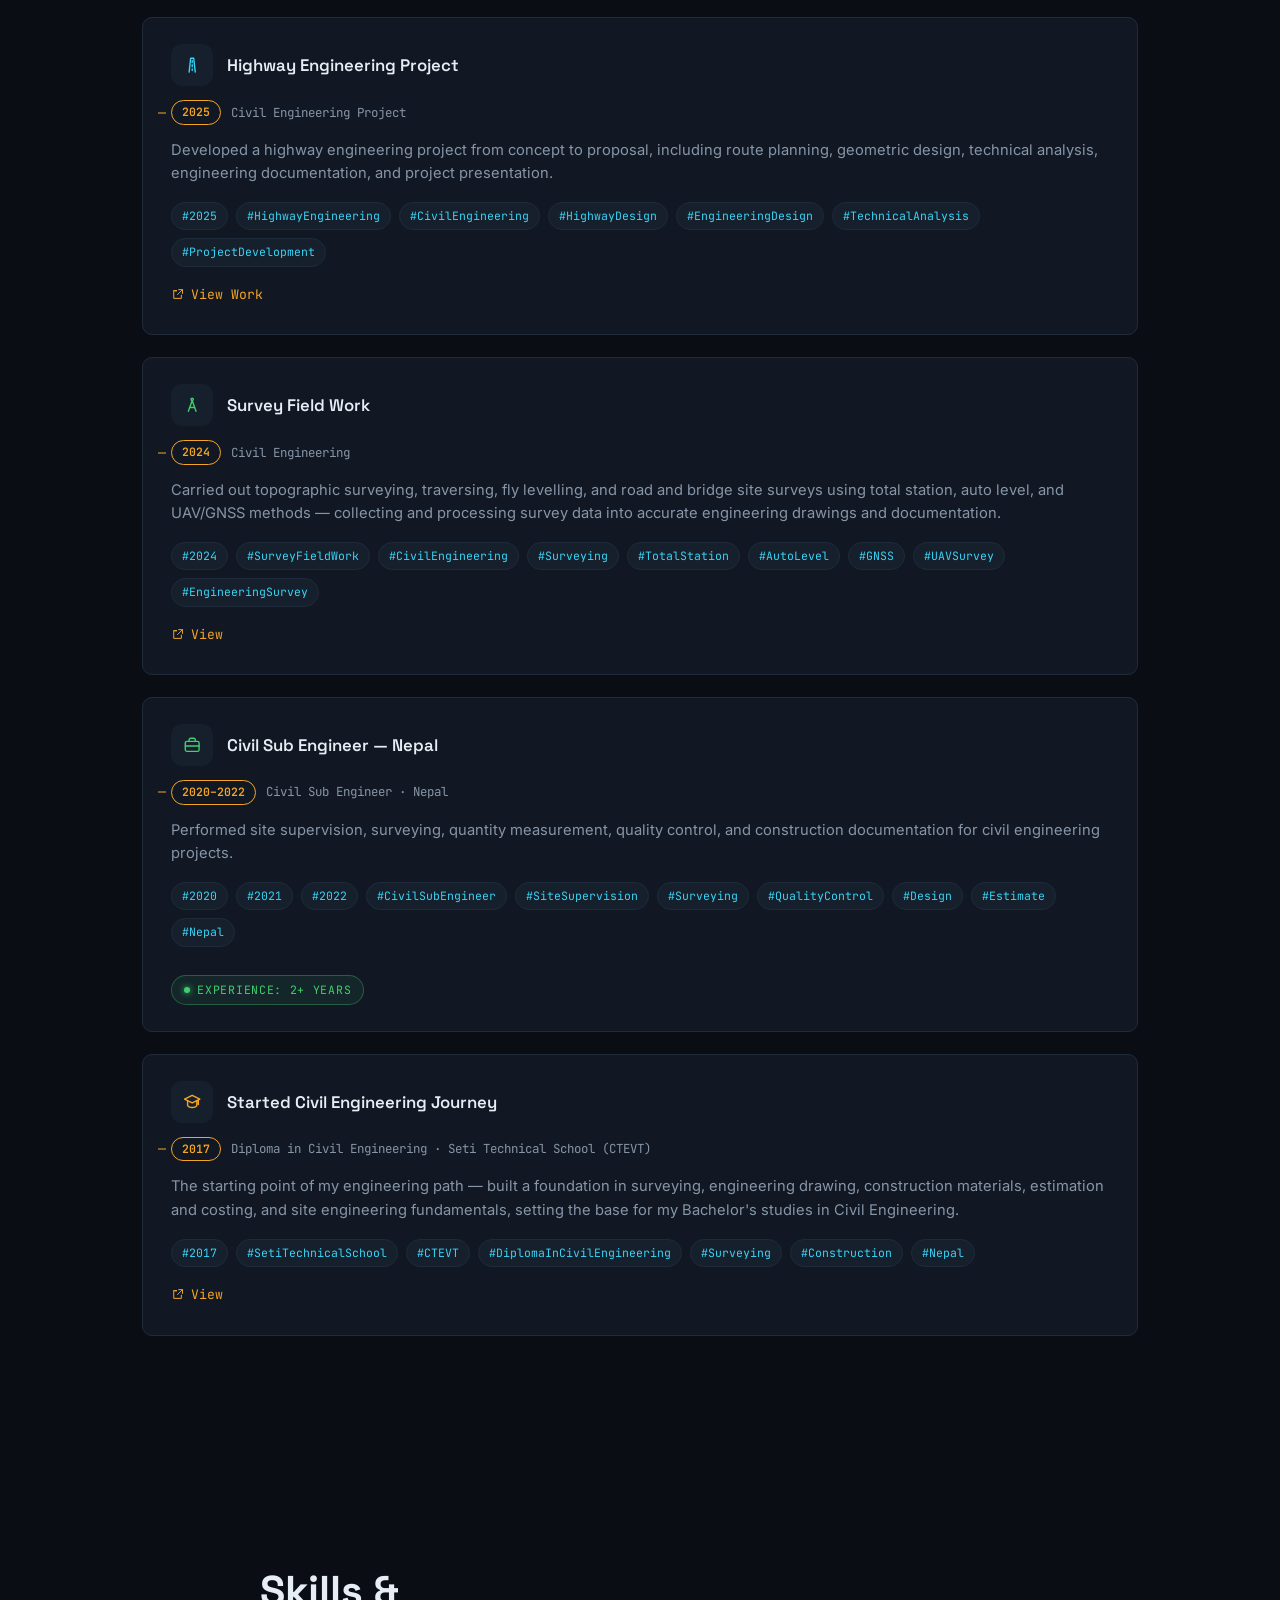
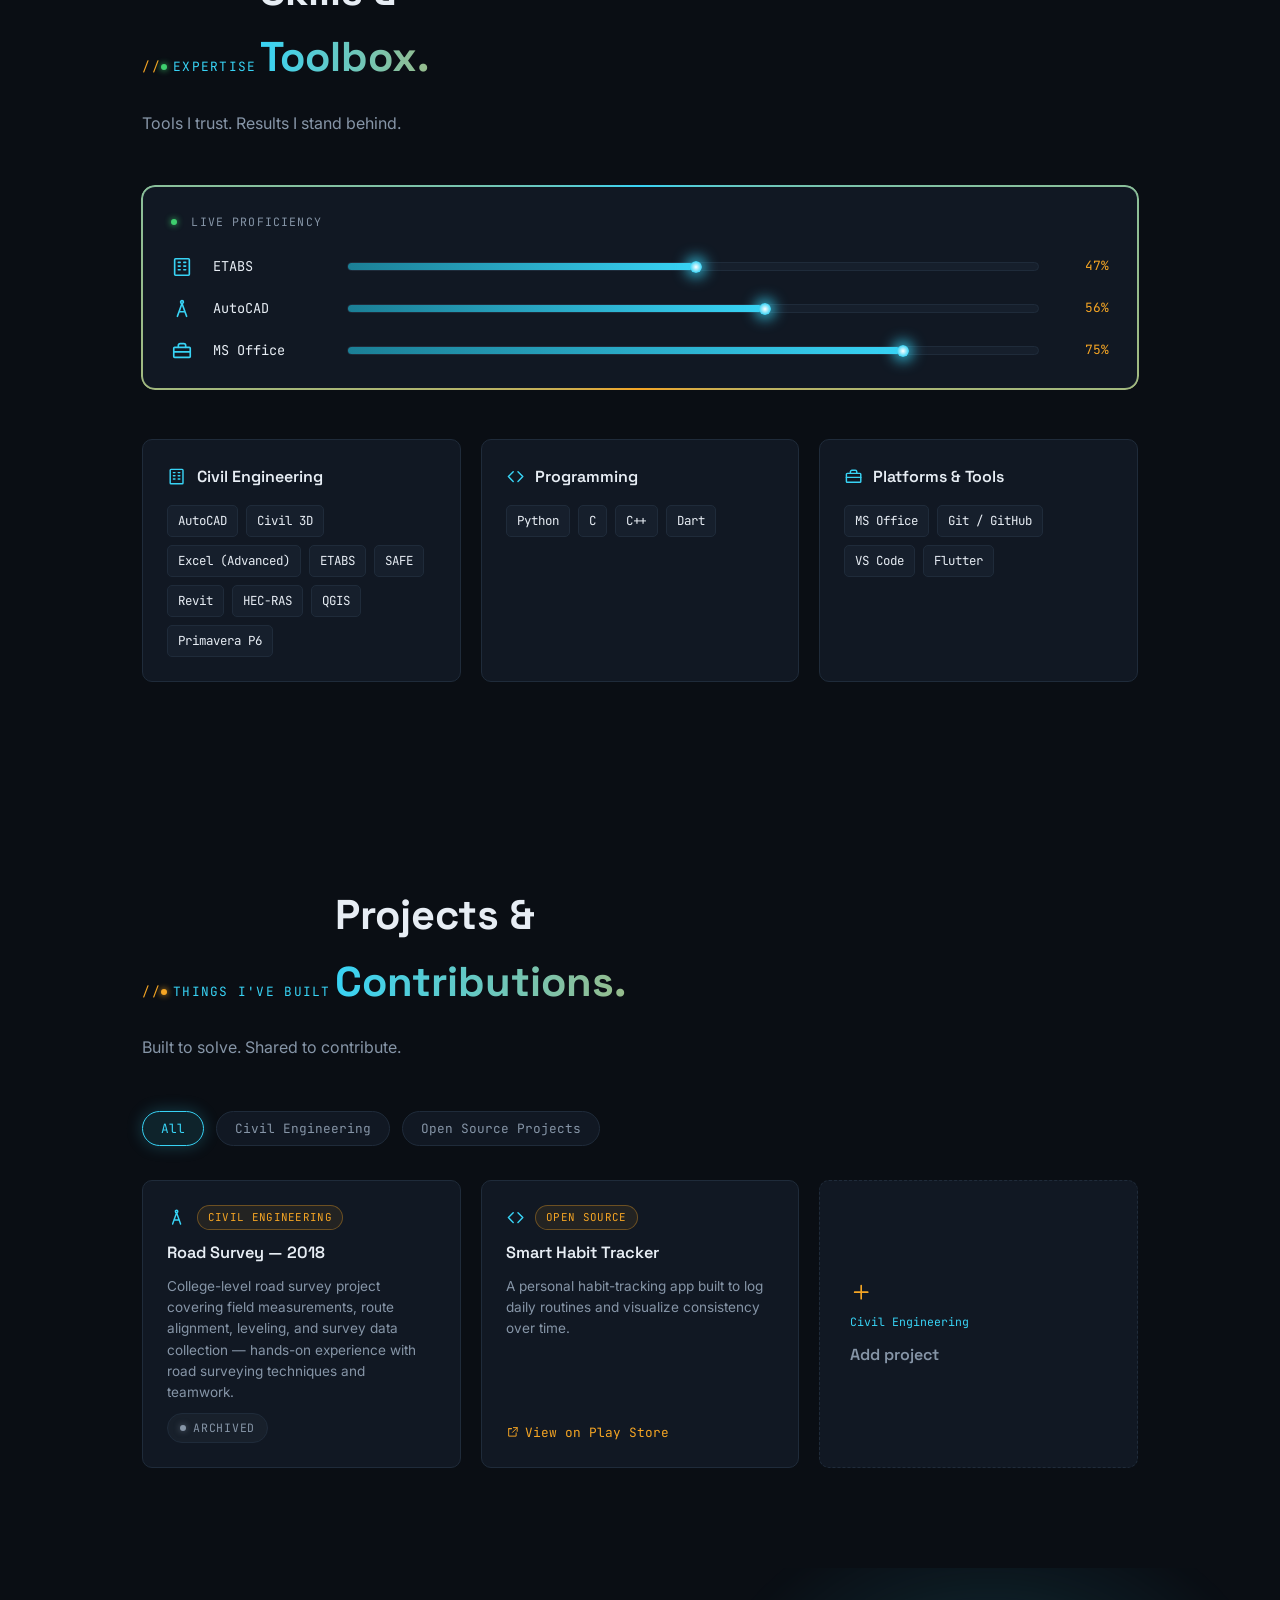
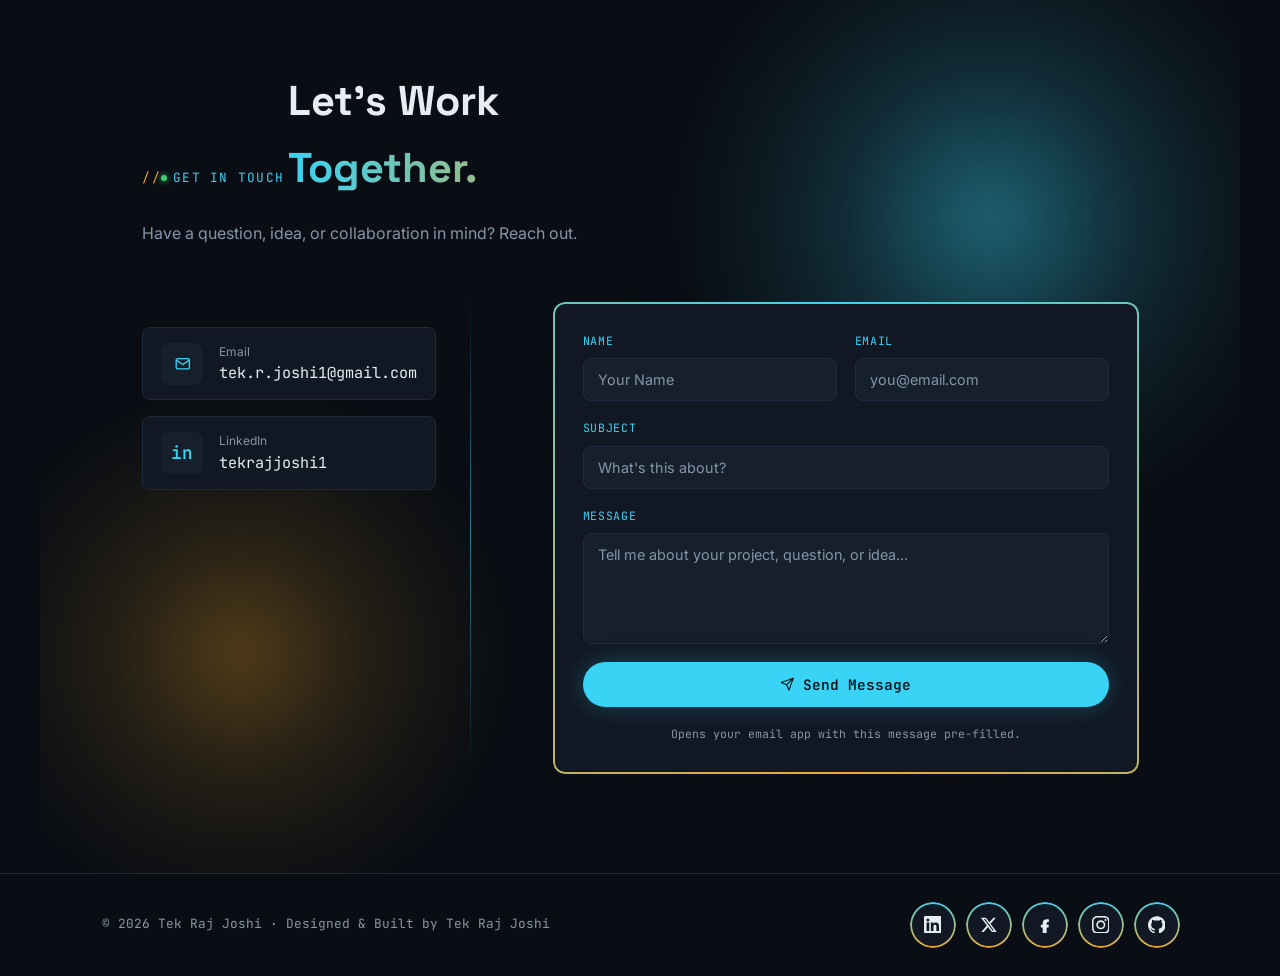
<file: tek_raj_joshi_portfolio.html>
<!DOCTYPE html>
<html lang="en">
<head>
<meta charset="UTF-8">
<meta name="viewport" content="width=device-width, initial-scale=1.0">
<title>Tek Raj Joshi | Civil Engineer</title>
<meta name="description" content="Tek Raj Joshi is a Civil Engineer from Nepal specializing in structural design, water resources engineering, and AI-driven civil engineering solutions.">
<meta name="robots" content="index, follow">
<link rel="canonical" href="https://tekrajjoshi1.com.np/">

<!-- Favicon -->
<link rel="icon" href="favicon.ico" sizes="any">
<link rel="icon" type="image/png" sizes="32x32" href="favicon-32x32.png">
<link rel="icon" type="image/png" sizes="16x16" href="favicon-16x16.png">
<link rel="apple-touch-icon" sizes="180x180" href="apple-touch-icon.png">
<link rel="icon" type="image/png" sizes="192x192" href="android-chrome-192x192.png">
<link rel="icon" type="image/png" sizes="512x512" href="android-chrome-512x512.png">
<meta name="theme-color" content="#0a0e14">

<!-- Open Graph -->
<meta property="og:type" content="website">
<meta property="og:url" content="https://tekrajjoshi1.com.np/">
<meta property="og:title" content="Tek Raj Joshi | Civil Engineer">
<meta property="og:description" content="Tek Raj Joshi is a Civil Engineer from Nepal specializing in structural design, water resources engineering, and AI-driven civil engineering solutions.">

<!-- Twitter Card -->
<meta name="twitter:card" content="summary_large_image">
<meta name="twitter:title" content="Tek Raj Joshi | Civil Engineer">
<meta name="twitter:description" content="Tek Raj Joshi is a Civil Engineer from Nepal specializing in structural design, water resources engineering, and AI-driven civil engineering solutions.">

<!-- Person schema: helps Google associate this site with "Tek Raj Joshi" name searches -->
<script type="application/ld+json">
{
  "@context": "https://schema.org",
  "@type": "Person",
  "name": "Tek Raj Joshi",
  "alternateName": "Tek Raj",
  "jobTitle": "Civil Engineer",
  "url": "https://tekrajjoshi1.com.np/",
  "sameAs": ["https://www.linkedin.com/in/tekrajjoshi1/"],
  "nationality": "Nepal",
  "alumniOf": { "@type": "CollegeOrUniversity", "name": "Pokhara University" },
  "knowsAbout": ["Civil Engineering", "Structural Engineering", "Water Resources Engineering", "AI & Technology"]
}
</script>

<link rel="preconnect" href="https://fonts.googleapis.com">
<link rel="preconnect" href="https://fonts.gstatic.com" crossorigin>
<link href="https://fonts.googleapis.com/css2?family=Space+Grotesk:wght@400;500;600;700&family=Inter:wght@400;500;600&family=JetBrains+Mono:wght@400;500;600&display=swap" rel="stylesheet">

<style>
@property --angle{syntax:'<angle>';inherits:false;initial-value:0deg;}

  :root{
    --bg:#0a0e14;
    --surface:#111823;
    --surface-2:#161f2c;
    --line:#1f2b3a;
    --text:#e7edf4;
    --muted:#8695a7;
    --cyan:#38d3f5;
    --cyan-dim:#1b7f96;
    --amber:#f5a524;
    --font-display:'Space Grotesk', sans-serif;
    --font-body:'Inter', sans-serif;
    --font-mono:'JetBrains Mono', monospace;
  }
  *{margin:0;padding:0;box-sizing:border-box;}
  html{scroll-behavior:smooth;}
  body{background:var(--bg);color:var(--text);font-family:var(--font-body);line-height:1.6;overflow-x:hidden;}
  html{overflow-x:hidden;max-width:100%;}   /* FIX 2: stop sideways scroll on mobile */
  body{max-width:100%;}
  a{color:inherit;text-decoration:none;}
  ul{list-style:none;}
  section{padding:100px 8vw;max-width:1200px;margin:0 auto;position:relative;}
  ::selection{background:var(--cyan);color:#00131a;}

  .icon{width:1em;height:1em;fill:none;stroke:currentColor;stroke-width:1.8;stroke-linecap:round;stroke-linejoin:round;vertical-align:-0.15em;}
  .sr-only{position:absolute;width:1px;height:1px;padding:0;margin:-1px;overflow:hidden;clip:rect(0,0,0,0);white-space:nowrap;border:0;}

  .reveal{opacity:0;transform:translateY(24px);transition:opacity .6s ease, transform .6s ease;}
  .reveal.visible{opacity:1;transform:translateY(0);}

  .grad-text{background:linear-gradient(90deg,var(--cyan),var(--amber));-webkit-background-clip:text;background-clip:text;color:transparent;background-size:200% auto;animation:gradShift 6s ease infinite;}
  @keyframes gradShift{0%,100%{background-position:0% center;}50%{background-position:100% center;}}

  ::-webkit-scrollbar{width:10px;}
  ::-webkit-scrollbar-track{background:var(--bg);}
  ::-webkit-scrollbar-thumb{background:linear-gradient(var(--cyan-dim),var(--amber));border-radius:10px;}

  /* Radial-gradient orbs: color itself fades to 0 alpha well inside the box,
     so when a section clips it with overflow:hidden there's no visible
     rectangular edge — only blur(90px) + a hard-edged circle showed a hard
     box outline where the section clipped the blur spread. */
  .orb{position:absolute;border-radius:50%;filter:blur(15px);pointer-events:none;z-index:0;}
  .orb-cyan{width:620px;height:620px;top:-100px;right:-80px;
    background:radial-gradient(circle, rgba(56,211,245,0.42) 0%, rgba(56,211,245,0.16) 32%, rgba(56,211,245,0.05) 55%, rgba(56,211,245,0) 74%);
    animation:floatY 9s ease-in-out infinite, orbPulse 6s ease-in-out infinite;}
  .orb-amber{width:520px;height:520px;bottom:-60px;left:-80px;
    background:radial-gradient(circle, rgba(245,165,36,0.3) 0%, rgba(245,165,36,0.12) 32%, rgba(245,165,36,0.04) 55%, rgba(245,165,36,0) 74%);
    animation:floatY 11s ease-in-out infinite reverse, orbPulse 7.5s ease-in-out infinite reverse;}
  @keyframes floatY{0%,100%{transform:translateY(0);}50%{transform:translateY(-30px);}}
  @keyframes orbPulse{0%,100%{opacity:0.7;}50%{opacity:1;}}

  .glow-card{transition:transform .3s ease, box-shadow .3s ease, border-color .3s ease;}
  .glow-card:hover{transform:translateY(-6px);box-shadow:0 14px 40px rgba(56,211,245,0.15);}

  /* animated conic-gradient glowing border */
  .glow-border{position:relative;z-index:0;}
  .glow-border::before{
    content:"";position:absolute;inset:-2px;border-radius:inherit;padding:2px;z-index:-1;
    background:conic-gradient(from var(--angle), var(--cyan), var(--amber), var(--cyan));
    -webkit-mask:linear-gradient(#000 0 0) content-box, linear-gradient(#000 0 0);
    -webkit-mask-composite:xor;mask-composite:exclude;
    animation:rotateBorder 5s linear infinite;
  }
  @keyframes rotateBorder{to{--angle:360deg;}}
  .glow-border-hover::before{animation-play-state:paused;opacity:0;transition:opacity .3s ease;}
  .glow-border-hover:hover::before{animation-play-state:running;opacity:1;}

  @property --gold-angle{syntax:'<angle>';inherits:false;initial-value:0deg;}
  .gold-border{position:relative;}
  .gold-border::before{
    content:"";position:absolute;inset:0;padding:2px;z-index:-1;
    background:conic-gradient(from var(--gold-angle), transparent 0%, transparent 82%, #f5a524 90%, #fff2c9 94%, #f5a524 98%, transparent 100%);
    -webkit-mask:linear-gradient(#000 0 0) content-box, linear-gradient(#000 0 0);
    -webkit-mask-composite:xor;mask-composite:exclude;
    animation:goldRotate 1.6s linear infinite;
    pointer-events:none;
  }
  @keyframes goldRotate{to{--gold-angle:360deg;}}

  /* ---------- nav ---------- */
  nav{position:fixed;top:0;left:0;right:0;z-index:100;display:grid;grid-template-columns:auto minmax(90px,1fr) auto;align-items:center;gap:10px;padding:10px 8vw;background:rgba(10,14,20,0.85);backdrop-filter:blur(10px);border-bottom:1px solid var(--line);transition:background .3s ease, backdrop-filter .3s ease, box-shadow .3s ease;}
  /* FIX 1: .gold-border{position:relative} was overriding nav{position:fixed} (class > element specificity) */
  nav.gold-border{position:fixed;top:0;left:0;right:0;}
  nav.nav-scrolled{background:rgba(10,14,20,0.97);backdrop-filter:blur(16px);box-shadow:0 8px 30px rgba(0,0,0,0.45);}
  section{scroll-margin-top:80px;}
  .nav-logo{display:flex;align-items:center;gap:10px;}
  .nav-right{display:flex;align-items:center;gap:6px;}

  .nav-center{display:flex;align-items:center;justify-content:center;gap:16px;font-family:var(--font-mono);min-width:0;overflow:hidden;}
  .view-counter{display:flex;align-items:center;gap:7px;padding:6px 13px;border-radius:20px;background:var(--surface-2);border:1px solid var(--line);color:var(--cyan);font-size:0.78rem;white-space:nowrap;animation:counterGlow 2.6s ease-in-out infinite;}
  @keyframes counterGlow{0%,100%{box-shadow:0 0 0 rgba(56,211,245,0);border-color:var(--line);}50%{box-shadow:0 0 14px rgba(56,211,245,0.3);border-color:var(--cyan-dim);}}
  .eye-icon{width:1.05em;height:1.05em;transform-origin:center;animation:eyeBlink 4.5s ease-in-out infinite;}
  @keyframes eyeBlink{0%,88%,100%{transform:scaleY(1);}94%{transform:scaleY(0.15);}}
  .view-counter #viewCount{font-weight:600;color:var(--text);}
  .view-counter.pop{animation:counterGlow 2.6s ease-in-out infinite, popBounce .5s ease;}
  @keyframes popBounce{0%{transform:scale(1);}40%{transform:scale(1.28);}100%{transform:scale(1);}}
  .live-clock{font-size:0.74rem;color:var(--muted);letter-spacing:0.02em;font-variant-numeric:tabular-nums;white-space:nowrap;display:flex;align-items:center;}
  .live-clock .clock-time{color:var(--amber);}
  .live-dot{display:inline-block;width:6px;height:6px;border-radius:50%;background:#3ecf6e;margin-right:6px;box-shadow:0 0 6px #3ecf6e;animation:dotPulse 1.4s ease-in-out infinite;flex-shrink:0;}
  @keyframes dotPulse{0%,100%{opacity:1;}50%{opacity:0.35;}}

  @media(max-width:760px){
    .nav-center{gap:8px;}
    .view-counter{padding:5px 10px;font-size:0.7rem;gap:5px;}
    .live-clock{font-size:0.64rem;}
  }
  @media(max-width:480px){
    .nav-center{gap:6px;flex-wrap:wrap;justify-content:flex-end;}
    .view-counter{padding:4px 8px;font-size:0.64rem;}
    .live-clock{font-size:0.56rem;white-space:normal;}
    .clock-sep{display:none;}
    .live-clock{flex-direction:column;align-items:flex-end;gap:1px;}
    #hero{padding-top:96px;min-height:auto;}
  }
  @media(max-width:360px){
    .clock-date{display:none;}
  }
  .logo-badge{width:34px;height:34px;border-radius:9px;background:linear-gradient(135deg,var(--cyan),var(--amber));display:flex;align-items:center;justify-content:center;font-family:var(--font-display);font-weight:700;color:#00131a;font-size:0.85rem;letter-spacing:-0.02em;box-shadow:0 4px 14px rgba(56,211,245,0.3);flex-shrink:0;}
  .logo-text{font-family:var(--font-display);font-weight:700;font-size:1.05rem;color:var(--text);line-height:1;}
  .logo-text span{color:var(--cyan);}
  .nav-links{display:flex;gap:6px;align-items:center;}
  .nav-links a{font-family:var(--font-mono);font-size:0.85rem;color:var(--muted);letter-spacing:0.02em;position:relative;overflow:hidden;}
  .nav-links a:not(.nav-cta){padding:9px 16px;border-radius:20px;background:transparent;border:1px solid transparent;transition:background .25s ease, color .25s ease, border-color .25s ease, transform .15s ease;}
  .nav-links a:not(.nav-cta):hover{background:rgba(56,211,245,0.08);border-color:rgba(56,211,245,0.25);color:var(--cyan);}
  .nav-links a:not(.nav-cta).active{background:rgba(56,211,245,0.12);border-color:var(--cyan-dim);color:var(--cyan);}
  .nav-links a:not(.nav-cta):active{transform:scale(0.92);}
  .nav-links a:hover, .nav-links a.active{color:var(--cyan);}
  .nav-ripple{position:absolute;border-radius:50%;background:rgba(56,211,245,0.45);transform:scale(0);animation:navRipple .55s ease-out forwards;pointer-events:none;}
  @keyframes navRipple{to{transform:scale(3);opacity:0;}}
  .nav-cta{border:1px solid var(--cyan-dim);padding:9px 18px;border-radius:20px;color:var(--cyan) !important;transition:background .25s ease, color .25s ease, transform .15s ease, box-shadow .25s ease;}
  .nav-cta:hover{background:var(--cyan);color:#00131a !important;box-shadow:0 8px 20px rgba(56,211,245,0.3);}
  .nav-cta:active{transform:scale(0.92);}
  .nav-cta .nav-ripple{background:rgba(0,19,26,0.35);}
  .hamburger{display:none;width:30px;height:22px;position:relative;cursor:pointer;flex-shrink:0;background:none;border:none;padding:0;appearance:none;}
  .hamburger span{position:absolute;left:0;width:100%;height:2px;border-radius:2px;background:var(--cyan);transition:all .3s cubic-bezier(.4,0,.2,1);}
  .hamburger span:nth-child(1){top:0;width:100%;}
  .hamburger span:nth-child(2){top:10px;width:65%;background:var(--amber);}
  .hamburger span:nth-child(3){top:20px;width:100%;}
  .hamburger:hover span:nth-child(2){width:100%;}
  .hamburger.open span:nth-child(1){top:10px;transform:rotate(45deg);background:var(--cyan);}
  .hamburger.open span:nth-child(2){opacity:0;width:0;left:50%;}
  .hamburger.open span:nth-child(3){top:10px;transform:rotate(-45deg);background:var(--cyan);}

  @media(max-width:860px){
    .nav-links{position:fixed;top:0;right:-100%;width:70%;height:100vh;background:var(--surface);flex-direction:column;justify-content:center;gap:14px;transition:right .3s ease;border-left:1px solid var(--line);}
    .nav-links.open{right:0;}
    .hamburger{display:block;z-index:110;}
  }

  /* ---------- hero ---------- */
  #hero{min-height:88vh;display:flex;flex-direction:column;justify-content:center;padding-top:84px;padding-bottom:50px;position:relative;overflow:hidden;
    max-width:none;width:100%;
    background-image:linear-gradient(rgba(56,211,245,0.05) 1px, transparent 1px),linear-gradient(90deg, rgba(56,211,245,0.05) 1px, transparent 1px);
    background-size:40px 40px;}
  #hero > *:not(.orb){position:relative;z-index:1;}
  .hero-inner{display:grid;grid-template-columns:1.1fr 0.9fr;gap:60px;align-items:center;max-width:1200px;margin:0 auto;width:100%;}
  .hero-eyebrow{font-family:var(--font-mono);color:var(--amber);font-size:0.85rem;letter-spacing:0.08em;margin-bottom:18px;text-transform:uppercase;}
  .hero-name{font-family:var(--font-display);font-size:clamp(2.6rem,6vw,4.6rem);font-weight:700;line-height:1.05;margin-bottom:20px;}
  .hero-name-accent{color:var(--cyan);text-shadow:0 0 30px rgba(56,211,245,0.35);}
  .hero-motto{font-size:1.15rem;color:var(--text);margin-bottom:12px;font-weight:500;}
  .hero-tagline{color:var(--muted);max-width:480px;margin-bottom:34px;}
  .hero-ranks{display:flex;gap:16px;flex-wrap:wrap;}
  .rank-badge{border:1px solid var(--line);background:var(--surface);padding:10px 16px;border-radius:6px;display:flex;flex-direction:column;gap:2px;border-left:3px solid var(--amber);transition:transform .25s ease, box-shadow .25s ease;}
  .rank-badge:hover{transform:translateY(-4px);box-shadow:0 10px 24px rgba(245,165,36,0.15);}
  .rank-num{font-family:var(--font-mono);color:var(--amber);font-weight:600;}
  .rank-label{font-size:0.75rem;color:var(--muted);}

  .terminal{background:var(--surface);border:1px solid var(--line);border-radius:8px;overflow:hidden;box-shadow:0 20px 60px rgba(0,0,0,0.4), 0 0 60px rgba(56,211,245,0.06);position:relative;z-index:1;}
  .terminal-bar{display:flex;align-items:center;gap:8px;padding:10px 14px;background:var(--surface-2);border-bottom:1px solid var(--line);}
  .t-dot{width:11px;height:11px;border-radius:50%;}
  .t-red{background:#f2555a;}.t-yellow{background:#f5c542;}.t-green{background:#3ecf6e;}
  .t-title{margin-left:10px;font-family:var(--font-mono);font-size:0.8rem;color:var(--muted);}
  .terminal-body{padding:20px;font-family:var(--font-mono);font-size:0.85rem;}
  .t-line{display:block;margin-bottom:6px;}
  .t-prompt{color:var(--cyan);}
  .t-key{color:var(--muted);}
  .t-val{color:var(--text);}
  .t-cursor{display:inline-block;width:8px;height:16px;background:var(--cyan);animation:blink 1s step-end infinite;}
  @keyframes blink{50%{opacity:0;}}

  .hero-scroll-indicator{text-align:center;margin-top:40px;font-family:var(--font-mono);font-size:0.75rem;color:var(--muted);}
  .scroll-line{width:1px;height:40px;background:linear-gradient(var(--cyan),transparent);margin:0 auto 10px;}

  /* ---------- section labels ---------- */
  .section-label{font-family:var(--font-mono);color:var(--cyan);font-size:0.8rem;letter-spacing:0.1em;text-transform:uppercase;margin-bottom:10px;}
  .section-label::before{content:"// ";color:var(--amber);}
  .section-title{font-family:var(--font-display);font-size:clamp(1.8rem,4vw,2.6rem);font-weight:700;margin-bottom:20px;}
  .section-sub{color:var(--muted);max-width:600px;margin-bottom:50px;}

  /* ---------- about ---------- */
  .about-grid{display:grid;grid-template-columns:0.8fr 1.2fr;gap:60px;align-items:center;}
  .about-img-wrap{border-radius:10px;overflow:hidden;border:1px solid var(--line);aspect-ratio:4/5;background:var(--surface);position:relative;box-shadow:0 25px 60px rgba(0,0,0,0.5);touch-action:manipulation;}

  /* ---------- double-click / double-tap "like" heart burst on the about photo ---------- */
  .heart-pop{
    position:absolute;left:0;top:0;
    pointer-events:none;z-index:6;
    will-change:transform,opacity;
    transform:translate(-50%,-50%) scale(0);
    opacity:0;
    animation-name:heartPop;
    animation-timing-function:cubic-bezier(.17,.89,.32,1.25);
    animation-fill-mode:forwards;
  }
  .heart-pop svg{display:block;width:100%;height:100%;filter:drop-shadow(0 4px 14px rgba(255,45,85,0.55));}
  @keyframes heartPop{
    0%{transform:translate(-50%,-50%) translate(0,0) scale(0) rotate(0deg);opacity:0;}
    10%{transform:translate(-50%,-50%) translate(0,-4px) scale(var(--pop-scale,1.3)) rotate(var(--rot-a,-8deg));opacity:1;}
    22%{transform:translate(-50%,-50%) translate(0,-10px) scale(.9) rotate(var(--rot-b,6deg));opacity:1;}
    32%{transform:translate(-50%,-50%) translate(0,-16px) scale(1.05) rotate(0deg);opacity:1;}
    78%{opacity:1;}
    100%{transform:translate(-50%,-50%) translate(var(--dx,0px),var(--dy,-150px)) scale(var(--end-scale,.7)) rotate(var(--rot-end,15deg));opacity:0;}
  }
  @media(prefers-reduced-motion:reduce){.heart-pop{animation:none;opacity:0;}}
  .about-img-wrap img{width:100%;height:100%;object-fit:cover;display:block;}
  .about-img-wrap::after{content:"";position:absolute;inset:0;background:linear-gradient(180deg,transparent 60%,rgba(10,14,20,0.55));pointer-events:none;}
  .about-bio{color:var(--muted);margin-bottom:34px;}
  .about-title{position:relative;display:inline-block;}
  .about-title::after{content:"";position:absolute;left:0;bottom:-12px;height:3px;background:linear-gradient(90deg,var(--cyan),var(--amber));border-radius:2px;box-shadow:0 0 12px rgba(56,211,245,0.6);animation:scanBar 2.4s ease-in-out infinite;}
  @keyframes scanBar{0%{width:20px;opacity:0.5;}50%{width:100px;opacity:1;}100%{width:20px;opacity:0.5;}}
  .section-label-live{display:inline-flex;align-items:center;}
  .about-img-wrap{will-change:transform;}

  /* ---------- reusable "live" glow accents, same treatment as About, ---------- */
  /* ---------- varied per section so the page doesn't feel copy-pasted ---------- */
  .live-dot-cyan{background:var(--cyan);box-shadow:0 0 6px var(--cyan);}
  .live-dot-amber{background:var(--amber);box-shadow:0 0 6px var(--amber);}
  .glow-underline{position:relative;display:inline-block;}
  .glow-underline::after{content:"";position:absolute;left:0;bottom:-12px;height:3px;border-radius:2px;animation:scanBar 2.4s ease-in-out infinite;}
  .glow-underline.glow-cyan-green::after{background:linear-gradient(90deg,var(--cyan),#3ecf6e);box-shadow:0 0 12px rgba(56,211,245,0.5);animation-duration:3s;}
  .glow-underline.glow-amber-cyan::after{background:linear-gradient(90deg,var(--amber),var(--cyan));box-shadow:0 0 12px rgba(245,165,36,0.5);animation-duration:2.8s;}
  .glow-underline.glow-green-cyan::after{background:linear-gradient(90deg,#3ecf6e,var(--cyan));box-shadow:0 0 12px rgba(62,207,110,0.5);animation-duration:2.2s;}
  .glow-underline.glow-amber-green::after{background:linear-gradient(90deg,var(--amber),#3ecf6e);box-shadow:0 0 12px rgba(245,165,36,0.5);animation-duration:3.2s;}
  .glow-underline.glow-green-amber::after{background:linear-gradient(90deg,#3ecf6e,var(--amber));box-shadow:0 0 12px rgba(62,207,110,0.5);animation-duration:2.6s;}

  .interest-grid{display:grid;grid-template-columns:repeat(6,1fr);gap:10px;margin-bottom:28px;perspective:900px;}
  .interest-card{background:var(--surface);border-radius:10px;padding:12px 8px;display:flex;flex-direction:column;align-items:center;gap:6px;text-align:center;transform-style:preserve-3d;transition:transform .35s ease, box-shadow .35s ease;cursor:default;}
  .interest-card:hover{transform:rotateX(10deg) rotateY(-10deg) translateY(-6px) scale(1.05);box-shadow:0 16px 32px rgba(56,211,245,0.18);}
  /* idle rotating glow-border, staggered per card so all six don't spin in lockstep */
  .interest-card.glow-border::before{animation-duration:5s;}
  .interest-card:nth-child(1).glow-border::before{animation-delay:0s;}
  .interest-card:nth-child(2).glow-border::before{animation-delay:-.8s;}
  .interest-card:nth-child(3).glow-border::before{animation-delay:-1.6s;}
  .interest-card:nth-child(4).glow-border::before{animation-delay:-2.4s;}
  .interest-card:nth-child(5).glow-border::before{animation-delay:-3.2s;}
  .interest-card:nth-child(6).glow-border::before{animation-delay:-4s;}
  .interest-icon-lg{width:30px;height:30px;border-radius:8px;display:flex;align-items:center;justify-content:center;background:var(--surface-2);color:var(--cyan);font-size:0.95rem;transition:transform .35s ease, color .35s ease;}
  .interest-card:hover .interest-icon-lg{transform:translateZ(18px) scale(1.08);color:var(--amber);}

  /* ---------- per-card themed background "vibe" — sits behind icon/label, above the border ring ---------- */
  /* Every card uses the same diagonal light-sweep animation (matching the */
  /* Entrepreneurship card), just re-graded with each card's own accent */
  /* colour(s) via --v1/--v2 — a single consistent motion language across */
  /* the row instead of six different effects. */
  .interest-card{position:relative;overflow:visible;}
  .interest-card::after{content:"";position:absolute;inset:0;border-radius:inherit;z-index:0;pointer-events:none;opacity:0.9;transition:opacity .35s ease;
    background:linear-gradient(115deg, transparent 34%, rgba(var(--v1),0.34) 47%, rgba(var(--v2),0.34) 53%, transparent 66%);
    background-size:250% 250%;
    animation:vibeSweep 3.4s ease-in-out infinite;
    animation-delay:var(--v-delay,0s);
  }
  .interest-card:hover::after{opacity:1;}
  .interest-icon-lg,.interest-label{position:relative;z-index:1;}
  @keyframes vibeSweep{0%{background-position:130% 130%;}100%{background-position:-30% -30%;}}

  .vibe-engineering{--v1:56,211,245;--v2:56,211,245;--v-delay:0s;}
  .vibe-tech{--v1:56,211,245;--v2:62,207,110;--v-delay:-.57s;}
  .vibe-entrepreneurship{--v1:245,165,36;--v2:245,165,36;--v-delay:-1.13s;}
  .vibe-economics{--v1:245,165,36;--v2:62,207,110;--v-delay:-1.7s;}
  .vibe-geopolitics{--v1:62,207,110;--v2:62,207,110;--v-delay:-2.27s;}
  .vibe-travel{--v1:56,211,245;--v2:245,165,36;--v-delay:-2.83s;}

  /* More visible, colour-matched icon glow-pulse (replaces the plain iconPulse) */
  .interest-icon-lg{animation:iconGlowPulse 2.4s ease-in-out infinite;}
  @keyframes iconGlowPulse{
    0%,100%{transform:scale(1);box-shadow:0 0 0 rgba(0,0,0,0);}
    50%{transform:scale(1.22);box-shadow:0 0 18px rgba(var(--v1),0.65), 0 0 34px rgba(var(--v1),0.3);}
  }
  .interest-card:nth-child(1) .interest-icon-lg{animation-delay:0s;}
  .interest-card:nth-child(2) .interest-icon-lg{animation-delay:.2s;}
  .interest-card:nth-child(3) .interest-icon-lg{animation-delay:.4s;}
  .interest-card:nth-child(4) .interest-icon-lg{animation-delay:.6s;}
  .interest-card:nth-child(5) .interest-icon-lg{animation-delay:.8s;}
  .interest-card:nth-child(6) .interest-icon-lg{animation-delay:1s;}

  @media(prefers-reduced-motion:reduce){
    .interest-card::after,.interest-icon-lg{animation:none;}
  }
  .interest-label{font-family:var(--font-display);font-weight:600;font-size:0.72rem;line-height:1.2;}

  .social-row{display:flex;gap:14px;flex-wrap:wrap;margin-bottom:22px;}
  .social-badge{width:42px;height:42px;border-radius:50%;background:var(--surface);display:flex;align-items:center;justify-content:center;color:var(--text);transition:all .25s ease;position:relative;font-size:1.05rem;}
  .social-badge .icon{width:1.05em;height:1.05em;}
  .social-badge:hover{transform:translateY(-4px) scale(1.08);color:#00131a;background:var(--cyan);box-shadow:0 10px 24px rgba(56,211,245,0.4);}

  .about-actions{display:flex;gap:14px;flex-wrap:wrap;align-items:center;}
  .btn-fill{display:flex;align-items:center;gap:8px;padding:13px 26px;border-radius:30px;background:var(--cyan);color:#00131a;font-family:var(--font-mono);font-size:0.85rem;font-weight:600;transition:opacity .2s, transform .2s, box-shadow .2s;box-shadow:0 0 24px rgba(56,211,245,0.25);}
  .btn-fill:hover{opacity:0.9;transform:translateY(-3px);box-shadow:0 10px 30px rgba(56,211,245,0.4);}

  /* ---------- timeline ---------- */
  .timeline{position:relative;padding-left:34px;}
  .timeline-track{position:absolute;left:9px;top:6px;bottom:6px;width:2px;background:repeating-linear-gradient(var(--line) 0 6px, transparent 6px 12px);}
  .timeline-progress{position:absolute;left:9px;top:6px;width:2px;height:0%;overflow:hidden;box-shadow:0 0 14px rgba(56,211,245,0.55);transition:height .15s linear;}
  .timeline-progress::before{content:"";position:absolute;left:0;top:0;width:100%;height:200%;background:repeating-linear-gradient(var(--cyan) 0 6px, transparent 6px 12px);animation:flowDash 1.1s linear infinite;}
  @keyframes flowDash{from{transform:translateY(-50%);}to{transform:translateY(0%);}}
  .timeline-glow-dot{position:absolute;left:10px;top:0%;width:14px;height:14px;border-radius:50%;background:var(--cyan);transform:translate(-50%,-50%);transition:top .15s linear;animation:pulseDot 1.6s ease-in-out infinite;z-index:2;}
  @keyframes pulseDot{0%,100%{box-shadow:0 0 10px 3px rgba(56,211,245,0.5);}50%{box-shadow:0 0 22px 8px rgba(56,211,245,0.9);}}
  .tl-item{position:relative;margin-bottom:40px;}
  .tl-item::before{content:"";position:absolute;left:-30px;top:4px;width:12px;height:12px;border-radius:50%;background:var(--bg);border:2px solid var(--cyan);z-index:1;}
  .tl-tag{font-family:var(--font-mono);color:var(--amber);font-size:0.78rem;margin-bottom:6px;display:block;}
  .tl-title{font-family:var(--font-display);font-size:1.2rem;font-weight:600;margin-bottom:4px;}
  .tl-place{color:var(--muted);font-size:0.9rem;}

  /* ---------- research ---------- */
  .research-card{background:var(--surface);border:1px solid var(--line);border-radius:10px;padding:26px 28px;margin-bottom:22px;transition:border-color .3s ease, transform .3s ease, box-shadow .3s ease;position:relative;overflow:hidden;scroll-margin-top:100px;}
  .research-card:hover{border-color:var(--cyan-dim);transform:translateY(-5px);box-shadow:0 16px 40px rgba(56,211,245,0.12);}
  .research-card::after{content:"";position:absolute;top:0;left:0;width:55%;height:100%;background:linear-gradient(120deg, transparent, rgba(56,211,245,0.1), transparent);transform:translateX(-250%) skewX(-20deg);animation:shimmerSweep 7s ease-in-out infinite;pointer-events:none;}
  .research-head{display:flex;align-items:center;gap:14px;margin-bottom:14px;position:relative;z-index:1;}
  .research-icon-badge{width:42px;height:42px;border-radius:11px;display:flex;align-items:center;justify-content:center;flex-shrink:0;background:var(--surface-2);animation:researchIconPulse 2.6s ease-in-out infinite;position:relative;}
  .research-icon-badge::after{content:"";position:absolute;inset:0;border-radius:inherit;border:2px solid currentColor;opacity:0;pointer-events:none;}
  .research-icon-badge .icon{font-size:1.15rem;}
  @keyframes researchIconPulse{0%,100%{transform:scale(1);}50%{transform:scale(1.12);}}
  @keyframes iconPing{0%{transform:scale(1);opacity:0.55;}80%,100%{transform:scale(1.7);opacity:0;}}
  .research-card:hover .research-icon-badge{transform:rotate(-8deg) scale(1.15);}
  .ri-cyan{color:var(--cyan);box-shadow:0 0 0 rgba(56,211,245,0);animation:researchIconPulse 2.6s ease-in-out infinite, riGlowCyan 2.6s ease-in-out infinite;}
  .ri-amber{color:var(--amber);animation:researchIconPulse 2.8s ease-in-out infinite, riGlowAmber 2.8s ease-in-out infinite;}
  .ri-green{color:#3ecf6e;animation:researchIconPulse 3s ease-in-out infinite, riGlowGreen 3s ease-in-out infinite;}
  .ri-cyan::after{animation:iconPing 2.6s ease-out infinite;}
  .ri-amber::after{animation:iconPing 2.8s ease-out infinite;}
  .ri-green::after{animation:iconPing 3s ease-out infinite;}
  @keyframes riGlowCyan{0%,100%{box-shadow:0 0 0 rgba(56,211,245,0);}50%{box-shadow:0 0 16px rgba(56,211,245,0.55);}}
  @keyframes riGlowAmber{0%,100%{box-shadow:0 0 0 rgba(245,165,36,0);}50%{box-shadow:0 0 16px rgba(245,165,36,0.55);}}
  @keyframes riGlowGreen{0%,100%{box-shadow:0 0 0 rgba(62,207,110,0);}50%{box-shadow:0 0 16px rgba(62,207,110,0.55);}}
  .research-title{font-family:var(--font-display);font-weight:600;font-size:1.05rem;position:relative;z-index:1;}
  .research-sub{font-family:var(--font-mono);font-size:0.78rem;color:var(--muted);margin-bottom:14px;display:flex;align-items:center;gap:10px;flex-wrap:wrap;position:relative;z-index:1;}
  .year-pill{font-family:var(--font-mono);font-size:0.72rem;font-weight:600;color:var(--amber);border:1px solid var(--amber);border-radius:20px;padding:2px 10px;position:relative;animation:yearPillGlow 2.4s ease-in-out infinite;}
  .year-pill::before{content:"";position:absolute;left:-14px;top:50%;width:8px;height:1px;background:var(--amber);transform:translateY(-50%);}
  @keyframes yearPillGlow{0%,100%{box-shadow:0 0 0 rgba(245,165,36,0);}50%{box-shadow:0 0 10px rgba(245,165,36,0.5);}}
  .research-body{color:var(--muted);font-size:0.92rem;margin-bottom:16px;position:relative;z-index:1;}
  .research-tags{display:flex;flex-wrap:wrap;gap:8px;margin-bottom:16px;position:relative;z-index:1;}
  .research-tag{font-family:var(--font-mono);font-size:0.72rem;padding:4px 10px;border-radius:20px;background:var(--surface-2);border:1px solid var(--line);color:var(--cyan);transition:transform .2s ease, border-color .2s ease, box-shadow .2s ease;}
  .research-tag:hover{transform:translateY(-2px);border-color:var(--cyan-dim);box-shadow:0 4px 12px rgba(56,211,245,0.25);}
  .research-link{font-family:var(--font-mono);font-size:0.82rem;color:var(--amber);display:inline-flex;align-items:center;gap:6px;position:relative;z-index:1;}
  .research-link .icon{flex-shrink:0;transition:transform .2s ease;}
  .research-link:hover{text-decoration:underline;}
  .research-link:hover .icon{transform:translate(3px,-3px);}

  /* ---------- skills ---------- */
  .prof-bars{display:flex;flex-direction:column;gap:20px;margin-bottom:50px;background:var(--surface);border:1px solid var(--line);border-radius:14px;padding:26px 28px;position:relative;}
  .prof-header{display:flex;align-items:center;gap:8px;font-family:var(--font-mono);font-size:0.72rem;letter-spacing:0.1em;text-transform:uppercase;color:var(--muted);margin-bottom:4px;}
  .prof-row{display:grid;grid-template-columns:28px 120px 1fr 56px;align-items:center;gap:14px;}
  .prof-icon{width:22px;height:22px;color:var(--cyan);animation:iconPulse 2.6s ease-in-out infinite;}
  .prof-name{font-family:var(--font-mono);font-size:0.85rem;}
  .prof-track{height:9px;background:var(--surface-2);border:1px solid var(--line);border-radius:6px;overflow:visible;position:relative;}
  .prof-fill{height:100%;width:0;background:linear-gradient(90deg,var(--cyan-dim),var(--cyan));border-radius:6px;position:relative;transition:width 1.3s cubic-bezier(.2,.8,.2,1);animation:profBlink 1s ease-in-out infinite;}
  @keyframes profBlink{0%,100%{box-shadow:0 0 6px rgba(56,211,245,0.4);filter:brightness(1);}50%{box-shadow:0 0 22px rgba(56,211,245,1);filter:brightness(1.35);}}
  .prof-fill-shimmer{position:absolute;inset:0;overflow:hidden;border-radius:inherit;}
  .prof-fill-shimmer::after{content:"";position:absolute;top:0;left:0;height:100%;width:35%;background:linear-gradient(90deg, transparent, rgba(255,255,255,0.85), transparent);transform:translateX(-200%);animation:profFlow 1.1s linear infinite;}
  @keyframes profFlow{to{transform:translateX(400%);}}
  .prof-tip{position:absolute;right:-3px;top:50%;width:12px;height:12px;border-radius:50%;background:radial-gradient(circle,#ffffff,var(--cyan) 70%);transform:translate(50%,-50%);box-shadow:0 0 14px 4px rgba(56,211,245,0.85);animation:tipPulse 1s ease-in-out infinite;}
  @keyframes tipPulse{0%,100%{transform:translate(50%,-50%) scale(1);}50%{transform:translate(50%,-50%) scale(1.35);}}
  .prof-pct{font-family:var(--font-mono);font-size:0.8rem;color:var(--amber);text-align:right;animation:pctBlink 1s ease-in-out infinite;font-variant-numeric:tabular-nums;}
  @keyframes pctBlink{0%,100%{opacity:1;text-shadow:0 0 0 transparent;}50%{opacity:0.75;text-shadow:0 0 8px rgba(245,165,36,0.7);}}

  .prof-row:nth-child(2) .prof-fill, .prof-row:nth-child(2) .prof-pct{animation-delay:.3s;}
  .prof-row:nth-child(3) .prof-fill, .prof-row:nth-child(3) .prof-pct{animation-delay:.6s;}
  .skills-grid{display:grid;grid-template-columns:repeat(auto-fit,minmax(240px,1fr));gap:20px;}
  .skill-card{background:var(--surface);border:1px solid var(--line);border-radius:10px;padding:24px;position:relative;overflow:hidden;scroll-margin-top:100px;}
  .skill-card::after{content:"";position:absolute;top:0;left:0;width:55%;height:100%;background:linear-gradient(120deg, transparent, rgba(56,211,245,0.14), transparent);transform:translateX(-250%) skewX(-20deg);animation:shimmerSweep 5s ease-in-out infinite;pointer-events:none;will-change:transform;}
  .skill-card:nth-child(2)::after{animation-delay:1.2s;}
  .skill-card:nth-child(3)::after{animation-delay:2.4s;}
  @keyframes shimmerSweep{0%{transform:translateX(-250%) skewX(-20deg);}55%,100%{transform:translateX(250%) skewX(-20deg);}}
  .skill-card-head{display:flex;align-items:center;gap:10px;margin-bottom:16px;position:relative;z-index:1;}
  .skill-card-head .icon{color:var(--cyan);font-size:1.2rem;animation:iconPulse 2.6s ease-in-out infinite;}
  @keyframes iconPulse{0%,100%{transform:scale(1);opacity:1;}50%{transform:scale(1.18);opacity:0.65;}}
  .skill-card-head h3{font-family:var(--font-display);font-size:1rem;font-weight:600;}
  .skill-tags{display:flex;flex-wrap:wrap;gap:8px;position:relative;z-index:1;}
  .skill-tag{font-family:var(--font-mono);font-size:0.78rem;padding:5px 10px;border-radius:5px;background:var(--surface-2);border:1px solid var(--line);color:var(--text);transition:transform .2s ease, border-color .2s ease, color .2s ease, box-shadow .2s ease;animation:tagGlow 2.6s ease-in-out infinite;}
  @keyframes tagGlow{0%,100%{box-shadow:0 0 0 rgba(56,211,245,0);border-color:var(--line);}50%{box-shadow:0 0 10px rgba(56,211,245,0.4);border-color:var(--cyan-dim);}}
  .skill-tags .skill-tag:nth-child(1){animation-delay:0s;}
  .skill-tags .skill-tag:nth-child(2){animation-delay:.15s;}
  .skill-tags .skill-tag:nth-child(3){animation-delay:.3s;}
  .skill-tags .skill-tag:nth-child(4){animation-delay:.45s;}
  .skill-tags .skill-tag:nth-child(5){animation-delay:.6s;}
  .skill-tags .skill-tag:nth-child(6){animation-delay:.75s;}
  .skill-tags .skill-tag:nth-child(7){animation-delay:.9s;}
  .skill-tags .skill-tag:nth-child(8){animation-delay:1.05s;}
  .skill-tags .skill-tag:nth-child(9){animation-delay:1.2s;}
  .skill-tag:hover{transform:translateY(-3px);border-color:var(--cyan-dim);color:var(--cyan);box-shadow:0 6px 16px rgba(56,211,245,0.2);animation-play-state:paused;}

  /* ---------- projects ---------- */
  .filter-row{display:flex;gap:12px;flex-wrap:wrap;margin-bottom:34px;}
  .filter-btn{font-family:var(--font-mono);font-size:0.8rem;padding:8px 18px;border-radius:20px;border:1px solid var(--line);background:var(--surface);color:var(--muted);cursor:pointer;position:relative;overflow:hidden;transition:all .25s ease;}
  .filter-btn:hover{border-color:var(--cyan-dim);color:var(--cyan);transform:translateY(-2px);}
  .filter-btn:active{transform:scale(0.94);}
  .filter-btn.active{border-color:var(--cyan);color:var(--cyan);background:rgba(56,211,245,0.1);box-shadow:0 0 16px rgba(56,211,245,0.25);animation:filterPulse 2.2s ease-in-out infinite;}
  @keyframes filterPulse{0%,100%{box-shadow:0 0 10px rgba(56,211,245,0.2);}50%{box-shadow:0 0 20px rgba(56,211,245,0.5);}}
  .filter-ripple{position:absolute;border-radius:50%;background:rgba(56,211,245,0.4);transform:scale(0);animation:navRipple .55s ease-out forwards;pointer-events:none;}

  .placeholder-grid{display:grid;grid-template-columns:repeat(auto-fit,minmax(240px,1fr));gap:20px;align-items:stretch;}

  .project-card{background:var(--surface);border:1px solid var(--line);border-radius:10px;padding:24px;display:flex;flex-direction:column;gap:10px;position:relative;overflow:hidden;transition:transform .3s ease, box-shadow .3s ease, border-color .3s ease, opacity .3s ease;scroll-margin-top:100px;}
  .project-card::after{content:"";position:absolute;top:0;left:0;width:55%;height:100%;background:linear-gradient(120deg, transparent, rgba(56,211,245,0.12), transparent);transform:translateX(-250%) skewX(-20deg);animation:shimmerSweep 6s ease-in-out infinite;pointer-events:none;}
  .project-card-head{display:flex;align-items:center;gap:10px;position:relative;z-index:1;}
  .project-card-head .icon{color:var(--cyan);font-size:1.2rem;flex-shrink:0;animation:iconPulse 2.6s ease-in-out infinite;}
  .project-card-cat{font-family:var(--font-mono);font-size:0.68rem;color:var(--amber);letter-spacing:0.03em;text-transform:uppercase;padding:3px 10px;border-radius:20px;border:1px solid rgba(245,165,36,0.35);background:rgba(245,165,36,0.08);animation:catGlow 2.4s ease-in-out infinite;}
  @keyframes catGlow{0%,100%{box-shadow:0 0 0 rgba(245,165,36,0);}50%{box-shadow:0 0 10px rgba(245,165,36,0.4);}}
  .project-card-title{font-family:var(--font-display);font-weight:600;font-size:1.02rem;position:relative;z-index:1;}
  .project-card-desc{color:var(--muted);font-size:0.85rem;line-height:1.55;position:relative;z-index:1;}
  .project-card-link{font-family:var(--font-mono);font-size:0.8rem;color:var(--amber);display:inline-flex;align-items:center;gap:6px;margin-top:auto;padding-top:6px;position:relative;z-index:1;}
  .project-card-link:hover{text-decoration:underline;}
  .project-card-link .icon{flex-shrink:0;transition:transform .2s ease;}
  .project-card-link:hover .icon{transform:translate(2px,-2px);}

  /* ---------- status badge (e.g. "Archived") for cards with no live link ---------- */
  .status-badge{display:inline-flex;align-items:center;gap:7px;font-family:var(--font-mono);font-size:0.72rem;letter-spacing:0.06em;text-transform:uppercase;padding:5px 12px;border-radius:20px;margin-top:auto;align-self:flex-start;position:relative;z-index:1;}
  .status-archived{color:var(--muted);border:1px solid var(--line);background:rgba(134,149,167,0.06);animation:archivedGlow 3s ease-in-out infinite;}
  .status-dot{width:6px;height:6px;border-radius:50%;background:var(--muted);box-shadow:0 0 6px rgba(134,149,167,0.6);flex-shrink:0;animation:dotPulse 1.4s ease-in-out infinite;}
  @keyframes archivedGlow{0%,100%{box-shadow:0 0 0 rgba(56,211,245,0);border-color:var(--line);}50%{box-shadow:0 0 12px rgba(56,211,245,0.18);border-color:var(--cyan-dim);}}
  .status-experience{color:#3ecf6e;border:1px solid rgba(62,207,110,0.35);background:rgba(62,207,110,0.08);animation:experienceGlow 3s ease-in-out infinite;margin-top:12px;}
  .status-experience .status-dot{background:#3ecf6e;box-shadow:0 0 6px #3ecf6e;}
  @keyframes experienceGlow{0%,100%{box-shadow:0 0 0 rgba(62,207,110,0);border-color:rgba(62,207,110,0.35);}50%{box-shadow:0 0 12px rgba(62,207,110,0.35);border-color:#3ecf6e;}}

  .placeholder-card{background:var(--surface);border:1px dashed var(--line);border-radius:10px;padding:30px;min-height:150px;display:flex;flex-direction:column;justify-content:center;align-items:flex-start;gap:10px;transition:border-color .3s ease, opacity .3s ease;animation:dashPulse 2.6s ease-in-out infinite;}
  @keyframes dashPulse{0%,100%{border-color:var(--line);}50%{border-color:var(--cyan-dim);}}
  .placeholder-card:hover{border-color:var(--cyan);}
  .placeholder-card .icon{color:var(--amber);font-size:1.4rem;animation:addIconPulse 1.6s ease-in-out infinite;}
  @keyframes addIconPulse{0%,100%{transform:scale(1) rotate(0deg);opacity:0.75;}50%{transform:scale(1.25) rotate(90deg);opacity:1;}}
  .placeholder-title{font-family:var(--font-display);font-weight:600;color:var(--muted);}
  .placeholder-cat{font-family:var(--font-mono);font-size:0.72rem;color:var(--cyan);}

  /* ---------- contact ---------- */
  #contact{position:relative;overflow:hidden;}
  .contact-channels{display:flex;flex-direction:column;gap:16px;margin-top:30px;}
  .contact-channel{display:flex;align-items:center;gap:16px;padding:14px 18px;border:1px solid var(--line);border-radius:8px;background:var(--surface);transition:border-color .2s, transform .2s, box-shadow .2s;position:relative;overflow:hidden;animation:chanGlow 2.8s ease-in-out infinite;}
  @keyframes chanGlow{0%,100%{box-shadow:0 0 0 rgba(56,211,245,0);}50%{box-shadow:0 0 14px rgba(56,211,245,0.25);}}
  .contact-channels a:nth-child(1){animation-delay:0s;}
  .contact-channels a:nth-child(2){animation-delay:.4s;}
  .contact-channels a:nth-child(3){animation-delay:.8s;}
  .contact-channel:hover{border-color:var(--cyan);transform:translateX(6px);box-shadow:0 8px 24px rgba(56,211,245,0.3);}
  .contact-channel .ch-icon{transition:transform .3s ease;}
  .contact-channel:hover .ch-icon{transform:scale(1.15) rotate(-6deg);}

  .contact-grid-2{display:grid;grid-template-columns:0.85fr auto 1.15fr;gap:0;column-gap:34px;align-items:start;}
  .contact-divider{width:1px;align-self:stretch;background:linear-gradient(180deg,transparent,var(--cyan-dim),transparent);animation:dividerPulse 3s ease-in-out infinite;}
  @keyframes dividerPulse{0%,100%{opacity:0.3;}50%{opacity:0.9;}}
  .contact-form{background:var(--surface);border:1px solid var(--line);border-radius:12px;padding:28px;display:flex;flex-direction:column;gap:18px;margin-top:6px;transition:transform .4s ease, box-shadow .4s ease;transform-style:preserve-3d;}
  .contact-form:hover{transform:perspective(1000px) rotateX(1.5deg) rotateY(-1.5deg) translateY(-4px);box-shadow:0 20px 50px rgba(56,211,245,0.15);}
  .contact-channels a:nth-child(1){animation-delay:0s;transition-delay:0s;}
  .contact-channels a:nth-child(2){animation-delay:.4s;transition-delay:.1s;}
  .contact-channels a:nth-child(3){animation-delay:.8s;transition-delay:.2s;}
  .form-row{display:grid;grid-template-columns:1fr 1fr;gap:18px;}
  .form-field{display:flex;flex-direction:column;gap:8px;}
  .form-field label{font-family:var(--font-mono);font-size:0.72rem;letter-spacing:0.06em;text-transform:uppercase;color:var(--cyan);transition:color .2s ease, text-shadow .2s ease;}
  .form-field input, .form-field textarea{
    background:var(--surface-2);border:1px solid var(--line);border-radius:8px;padding:12px 14px;
    color:var(--text);font-family:var(--font-body);font-size:0.9rem;resize:vertical;
    transition:border-color .25s ease, box-shadow .25s ease;
  }
  .form-field input::placeholder, .form-field textarea::placeholder{color:var(--muted);}
  .form-field input:focus, .form-field textarea:focus{
    outline:none;border-color:var(--cyan);box-shadow:0 0 0 3px rgba(56,211,245,0.15), 0 0 20px rgba(56,211,245,0.25);
  }
  .form-field:focus-within label{color:var(--amber);text-shadow:0 0 8px rgba(245,165,36,0.6);}
  .form-submit{border:none;cursor:pointer;justify-content:center;font-size:0.9rem;animation:submitGlow 2s ease-in-out infinite;}
  .send-icon{animation:sendSweep 2.6s ease-in-out infinite;}
  @keyframes sendSweep{
    0%{transform:translate(0,0);opacity:1;}
    42%{transform:translate(6px,-5px);opacity:1;}
    50%{transform:translate(10px,-8px);opacity:0;}
    51%{transform:translate(-8px,6px);opacity:0;}
    58%{transform:translate(-4px,3px);opacity:1;}
    100%{transform:translate(0,0);opacity:1;}
  }
  @media(prefers-reduced-motion:reduce){.send-icon{animation:none;}}
  @keyframes submitGlow{0%,100%{box-shadow:0 0 20px rgba(56,211,245,0.3);}50%{box-shadow:0 0 34px rgba(56,211,245,0.6);}}
  .form-submit .live-dot{margin-right:2px;}
  .form-note{font-family:var(--font-mono);font-size:0.72rem;color:var(--muted);text-align:center;}

  @media(max-width:860px){
    .contact-grid-2{grid-template-columns:1fr;gap:30px;}
    .contact-divider{display:none;}
    .form-row{grid-template-columns:1fr;}
  }
  .ch-icon{width:42px;height:42px;border-radius:8px;display:flex;align-items:center;justify-content:center;background:var(--surface-2);color:var(--cyan);font-size:1.1rem;}
  .ch-label{font-size:0.75rem;color:var(--muted);}
  .ch-value{font-family:var(--font-mono);font-size:0.95rem;}

  /* ---------- footer ---------- */
  footer{border-top:1px solid var(--line);padding:30px 8vw;display:flex;justify-content:space-between;align-items:center;flex-wrap:wrap;gap:16px;font-family:var(--font-mono);font-size:0.8rem;color:var(--muted);}
  .footer-social{display:flex;gap:14px;}

  @media(max-width:860px){
    .hero-inner, .about-grid{grid-template-columns:1fr;}
    .prof-row{grid-template-columns:22px 90px 1fr 44px;gap:10px;}
    .prof-icon{width:18px;height:18px;}
    .interest-grid{grid-template-columns:repeat(3,1fr);}
    section{padding:70px 6vw;}
    .research-card{padding:20px 18px;}
  }
/* ---------- desktop bubble cursor (added) ----------
   The normal mouse cursor stays exactly as it is. One small bubble accompanies
   it, floating just behind the pointer, styled with the site's cyan/amber
   theme. Only active on devices with a mouse / trackpad (hover + fine
   pointer); phones and tablets never match, so mobile is untouched. The
   bubble never captures clicks. */
.bubble-cursor{display:none;}
@media (hover:hover) and (pointer:fine){
  .bubble-cursor{
    display:block;position:fixed;top:0;left:0;width:0;height:0;
    pointer-events:none;z-index:9990;opacity:0;transition:opacity .25s ease;
    will-change:transform;
  }
  .bubble-cursor.on{opacity:1;}
  .bubble-cursor-orb{
    position:absolute;left:-10px;top:-10px;width:20px;height:20px;border-radius:50%;
    background:radial-gradient(circle, rgba(56,211,245,.03) 0%, rgba(56,211,245,.09) 55%, rgba(56,211,245,.2) 100%);
    box-shadow:0 0 12px rgba(56,211,245,.28), inset 0 0 6px rgba(56,211,245,.16);
    transition:transform .22s cubic-bezier(.34,1.56,.64,1), background .25s ease, box-shadow .25s ease;
  }
  /* thin cyan -> amber ring, same colours as the site's glow borders */
  .bubble-cursor-orb::before{
    content:"";position:absolute;inset:0;border-radius:50%;padding:1.5px;
    background:conic-gradient(var(--cyan,#38d3f5), var(--amber,#f5a524), var(--cyan,#38d3f5));
    -webkit-mask:linear-gradient(#000 0 0) content-box, linear-gradient(#000 0 0);
    mask:linear-gradient(#000 0 0) content-box, linear-gradient(#000 0 0);
    -webkit-mask-composite:xor;mask-composite:exclude;
    animation:bubbleCursorSpin 5s linear infinite;
  }
  @keyframes bubbleCursorSpin{to{transform:rotate(360deg);}}
  .bubble-cursor.hover .bubble-cursor-orb{
    transform:scale(1.9);
    background:radial-gradient(circle, rgba(245,165,36,.03) 0%, rgba(245,165,36,.09) 55%, rgba(245,165,36,.2) 100%);
    box-shadow:0 0 14px rgba(245,165,36,.3), inset 0 0 6px rgba(245,165,36,.16);
  }
  .bubble-cursor.hover .bubble-cursor-orb::before{animation-duration:2.2s;}
  .bubble-cursor.down .bubble-cursor-orb{transform:scale(.8);}
  .bubble-cursor.hover.down .bubble-cursor-orb{transform:scale(1.5);}
}
@media (prefers-reduced-motion:reduce){
  .bubble-cursor{display:none !important;}
}
</style>
</head>
<body>

<!-- ============ ICON SPRITE (inline, no external dependency) ============ -->
<svg style="display:none">
  <symbol id="ic-compass" viewBox="0 0 24 24"><circle cx="12" cy="4.3" r="1.5"/><path d="M12 6 7 20M12 6l5 14M8.7 15h6.6"/></symbol>
  <symbol id="ic-chip" viewBox="0 0 24 24"><rect x="6" y="6" width="12" height="12" rx="2"/><rect x="9.5" y="9.5" width="5" height="5" rx="1"/><path d="M9 2v4M15 2v4M9 18v4M15 18v4M2 9h4M2 15h4M18 9h4M18 15h4"/></symbol>
  <symbol id="ic-bulb" viewBox="0 0 24 24"><path d="M9 18h6M10 21h4M12 2a7 7 0 0 0-4 12.7c.6.5 1 1.2 1 2.3h6c0-1.1.4-1.8 1-2.3A7 7 0 0 0 12 2z"/></symbol>
  <symbol id="ic-chart" viewBox="0 0 24 24"><path d="M4 20V10M10 20V4M16 20V14M3 20h18"/></symbol>
  <symbol id="ic-globe" viewBox="0 0 24 24"><circle cx="12" cy="12" r="9"/><path d="M3 12h18M12 3c3 3 3 15 0 18c-3-3-3-15 0-18"/></symbol>
  <symbol id="ic-plane" viewBox="0 0 24 24"><path d="M3 11.5 21 3l-8.5 18-2-8-8-1.5z"/></symbol>
  <symbol id="ic-mail" viewBox="0 0 24 24"><rect x="3" y="5" width="18" height="14" rx="2"/><path d="M3 7l9 6 9-6"/></symbol>
  <symbol id="ic-external" viewBox="0 0 24 24"><path d="M14 3h7v7M21 3l-9 9M5 5h6v0H5v14h14v-6"/></symbol>
  <symbol id="ic-send" viewBox="0 0 24 24"><path d="M22 2L11 13"/><path d="M22 2l-7 20-4-9-9-4 20-7z"/></symbol>
  <symbol id="ic-building" viewBox="0 0 24 24"><rect x="4" y="3" width="16" height="18" rx="1"/><path d="M8 7h2M14 7h2M8 11h2M14 11h2M8 15h2M14 15h2"/></symbol>
  <symbol id="ic-toolbox" viewBox="0 0 24 24"><rect x="3" y="8" width="18" height="11" rx="1"/><path d="M8 8V6a2 2 0 0 1 2-2h4a2 2 0 0 1 2 2v2M3 13h18"/></symbol>
  <symbol id="ic-road" viewBox="0 0 24 24"><path d="M8 21 10 3h4l2 18"/><path d="M12 6v2.5M12 11.5v2.5M12 17v2"/></symbol>
  <symbol id="ic-droplet" viewBox="0 0 24 24"><path d="M12 2s7 8.5 7 13a7 7 0 0 1-14 0c0-4.5 7-13 7-13z"/></symbol>
  <symbol id="ic-grad-cap" viewBox="0 0 24 24"><path d="M12 3 2 8l10 5 10-5-10-5z"/><path d="M6 10.5V16c0 1.5 3 3 6 3s6-1.5 6-3v-5.5M20 9v6"/></symbol>
  <symbol id="ic-diagram" viewBox="0 0 24 24"><circle cx="6" cy="6" r="2"/><circle cx="18" cy="6" r="2"/><circle cx="12" cy="18" r="2"/><path d="M7.7 7.2 11 16M16.3 7.2 13 16M8 6h8"/></symbol>
  <symbol id="ic-briefcase" viewBox="0 0 24 24"><rect x="3" y="7" width="18" height="13" rx="2"/><path d="M8 7V5a2 2 0 0 1 2-2h4a2 2 0 0 1 2 2v2M3 13h18"/></symbol>
  <symbol id="ic-download" viewBox="0 0 24 24"><path d="M12 3v12M7 10l5 5 5-5M4 21h16"/></symbol>
  <symbol id="ic-plus" viewBox="0 0 24 24"><path d="M12 5v14M5 12h14"/></symbol>
  <symbol id="ic-code" viewBox="0 0 24 24"><path d="M9 18 3 12l6-6M15 6l6 6-6 6"/></symbol>
  <symbol id="ic-eye" viewBox="0 0 24 24"><path d="M1 12s4-7 11-7 11 7 11 7-4 7-11 7-11-7-11-7z"/><circle cx="12" cy="12" r="3"/></symbol>
  <symbol id="ic-github" viewBox="0 0 24 24"><path fill="currentColor" stroke="none" d="M12 .297c-6.63 0-12 5.373-12 12 0 5.303 3.438 9.8 8.205 11.385.6.113.82-.258.82-.577 0-.285-.01-1.04-.015-2.04-3.338.724-4.042-1.61-4.042-1.61C4.422 18.07 3.633 17.7 3.633 17.7c-1.087-.744.084-.729.084-.729 1.205.084 1.838 1.236 1.838 1.236 1.07 1.835 2.809 1.305 3.495.998.108-.776.417-1.305.76-1.605-2.665-.3-5.466-1.332-5.466-5.93 0-1.31.465-2.38 1.235-3.22-.135-.303-.54-1.523.105-3.176 0 0 1.005-.322 3.3 1.23.96-.267 1.98-.399 3-.405 1.02.006 2.04.138 3 .405 2.28-1.552 3.285-1.23 3.285-1.23.645 1.653.24 2.873.12 3.176.765.84 1.23 1.91 1.23 3.22 0 4.61-2.805 5.625-5.475 5.92.42.36.81 1.096.81 2.22 0 1.606-.015 2.896-.015 3.286 0 .315.21.69.825.57C20.565 22.092 24 17.592 24 12.297c0-6.627-5.373-12-12-12"/></symbol>
  <symbol id="ic-linkedin" viewBox="0 0 24 24"><path fill="currentColor" stroke="none" d="M20.447 20.452h-3.554v-5.569c0-1.328-.027-3.037-1.852-3.037-1.853 0-2.136 1.445-2.136 2.939v5.667H9.351V9h3.414v1.561h.046c.477-.9 1.637-1.85 3.37-1.85 3.601 0 4.267 2.37 4.267 5.455v6.286zM5.337 7.433a2.065 2.065 0 1 1 0-4.13 2.065 2.065 0 0 1 0 4.13zm1.782 13.019H3.555V9h3.564v11.452zM22.225 0H1.771C.792 0 0 .774 0 1.729v20.542C0 23.227.792 24 1.771 24h20.451C23.2 24 24 23.227 24 22.271V1.729C24 .774 23.2 0 22.222 0h.003z"/></symbol>
  <symbol id="ic-facebook" viewBox="0 0 24 24"><path fill="currentColor" stroke="none" d="M9.101 23.691v-7.98H6.627v-3.667h2.474v-1.58c0-4.085 1.848-5.978 5.858-5.978.401 0 .955.042 1.468.103a8.68 8.68 0 0 1 1.141.195v3.325a8.623 8.623 0 0 0-.653-.036 3.28 3.28 0 0 0-1.145.156c-.294.108-.556.288-.762.526-.315.395-.523 1.06-.523 2.048v1.24h3.026l-.402 3.667h-2.624v7.98H9.101z"/></symbol>
  <symbol id="ic-twitter" viewBox="0 0 24 24"><path fill="currentColor" stroke="none" d="M18.244 2.25h3.308l-7.227 8.26 8.502 11.24H16.17l-5.214-6.817L4.99 21.75H1.68l7.73-8.835L1.254 2.25H8.08l4.713 6.231zm-1.161 17.52h1.833L7.084 4.126H5.117z"/></symbol>
  <symbol id="ic-instagram" viewBox="0 0 24 24"><path fill="currentColor" stroke="none" d="M12 0C8.74 0 8.333.014 7.053.072 5.775.132 4.905.333 4.14.63c-.789.306-1.459.717-2.126 1.384S.935 3.35.63 4.14C.333 4.905.131 5.775.072 7.053.014 8.333 0 8.74 0 12s.014 3.667.072 4.947c.06 1.277.261 2.148.558 2.913.306.788.717 1.459 1.384 2.126.667.666 1.336 1.079 2.126 1.384.766.296 1.636.499 2.913.558C8.333 23.986 8.74 24 12 24s3.667-.014 4.947-.072c1.277-.06 2.148-.262 2.913-.558.788-.306 1.459-.718 2.126-1.384.666-.667 1.079-1.335 1.384-2.126.296-.765.499-1.636.558-2.913.058-1.28.072-1.687.072-4.947s-.014-3.667-.072-4.947c-.06-1.277-.262-2.149-.558-2.913-.306-.789-.718-1.459-1.384-2.126C21.319 1.347 20.651.935 19.86.63c-.765-.297-1.636-.499-2.913-.558C15.667.014 15.26 0 12 0zm0 2.16c3.203 0 3.585.016 4.85.071 1.17.055 1.805.249 2.227.415.562.217.96.477 1.382.896.419.42.679.819.896 1.381.164.422.36 1.057.413 2.227.057 1.266.07 1.646.07 4.85s-.015 3.585-.074 4.85c-.061 1.17-.256 1.805-.421 2.227a3.81 3.81 0 0 1-.9 1.382 3.744 3.744 0 0 1-1.38.896c-.42.164-1.065.36-2.235.413-1.274.057-1.649.07-4.859.07-3.211 0-3.586-.015-4.859-.074-1.171-.061-1.816-.256-2.236-.421a3.716 3.716 0 0 1-1.379-.9 3.644 3.644 0 0 1-.9-1.38c-.165-.42-.359-1.065-.42-2.235-.045-1.26-.061-1.649-.061-4.844 0-3.196.016-3.586.061-4.861.061-1.17.255-1.814.42-2.234.21-.57.479-.96.9-1.381.419-.419.81-.689 1.379-.898.42-.166 1.051-.361 2.221-.421 1.275-.045 1.65-.06 4.859-.06l.045.03zm0 3.68a6.16 6.16 0 1 0 0 12.32 6.16 6.16 0 0 0 0-12.32zM12 16a4 4 0 1 1 0-8 4 4 0 0 1 0 8zm7.846-10.405a1.44 1.44 0 1 1-2.88 0 1.44 1.44 0 0 1 2.88 0z"/></symbol>
</svg>

<nav class="gold-border">
  <a href="#hero" class="nav-logo">
    <span class="logo-badge">TR</span>
    <span class="logo-text">Joshi<span>.</span></span>
  </a>
  <div class="nav-center">
    <div class="view-counter" id="viewCounter">
      <svg class="icon eye-icon"><use href="#ic-eye"/></svg>
      <span id="viewCount">—</span>
    </div>
    <div class="live-clock" id="liveClock"><span class="live-dot"></span><span class="clock-date"></span><span class="clock-sep"> · </span><span class="clock-time"></span></div>
  </div>
  <div class="nav-right">
    <ul class="nav-links" id="navLinks">
      <li><a href="#hero" class="active">Home</a></li>
      <li><a href="#about">About</a></li>
      <li><a href="#timeline">Timeline</a></li>
      <li><a href="#research">Research</a></li>
      <li><a href="#skills">Skills</a></li>
      <li><a href="#projects">Projects</a></li>
      <li><a href="#contact" class="nav-cta">Contact</a></li>
    </ul>
    <button class="hamburger" id="hamburger" type="button" aria-label="Toggle navigation menu" aria-expanded="false" aria-controls="navLinks"><span></span><span></span><span></span></button>
  </div>
</nav>

<!-- ================= HERO ================= -->
<section id="hero">
  <div class="orb orb-cyan"></div>
  <div class="orb orb-amber"></div>
  <div class="hero-inner">
    <div class="hero-left">
      <div class="hero-eyebrow">Civil Engineer · Entrepreneur · Researcher</div>
      <h1 class="hero-name">Tek Raj<br><span class="hero-name-accent">Joshi</span><span class="sr-only"> — Civil Engineer, Nepal</span></h1>
      <p class="hero-motto">Engineer by profession. Aspiring entrepreneur. Leader by choice.</p>
      <p class="hero-tagline">Building structures that stand, and ideas that scale — one project, one venture at a time.</p>
      <div class="hero-ranks">
        <div class="rank-badge"><span class="rank-num">CTEVT</span><span class="rank-label">Diploma Civil</span></div>
        <div class="rank-badge"><span class="rank-num">Er.</span><span class="rank-label">Civil Engineering</span></div>
        <div class="rank-badge"><span class="rank-num">2026</span><span class="rank-label">Currently Learning</span></div>
      </div>
    </div>
    <div class="hero-right">
      <div class="terminal glow-border">
        <div class="terminal-bar">
          <span class="t-dot t-red"></span><span class="t-dot t-yellow"></span><span class="t-dot t-green"></span>
          <span class="t-title">tek@portfolio ~</span>
        </div>
        <div class="terminal-body">
          <span class="t-line"><span class="t-prompt">$ </span>tek --whoami</span>
          <span class="t-line"><span class="t-key">Name       </span><span class="t-val">: Tek Raj Joshi</span></span>
          <span class="t-line"><span class="t-key">Field      </span><span class="t-val">: Civil Engineering</span></span>
          <span class="t-line"><span class="t-key">University </span><span class="t-val">: Pokhara University</span></span>
          <span class="t-line"><span class="t-key">Origin     </span><span class="t-val">: Sudurpashchim, Nepal</span></span>
          <span class="t-line">&nbsp;</span>
          <span class="t-line"><span class="t-prompt">$ </span>tek --skills</span>
          <span class="t-line"><span class="t-key">Software   </span><span class="t-val">: ETABS | Civil 3D | AutoCAD | Revit | MS Office</span></span>
          <span class="t-line"><span class="t-key">Interests  </span><span class="t-val">: Structural Engg, Construction Mgmt, Infra Dev</span></span>
          <span class="t-line">&nbsp;</span>
          <span class="t-line"><span class="t-prompt">$ </span><span class="t-cursor"></span></span>
        </div>
      </div>
    </div>
  </div>
  <div class="hero-scroll-indicator"><div class="scroll-line"></div>Scroll to explore</div>
</section>

<!-- ================= ABOUT ================= -->
<section id="about">
  <div class="about-grid">
    <div class="about-img-wrap reveal glow-border" id="aboutPhoto">
      <img src="[data-uri]" alt="Tek Raj Joshi - Civil Engineer from Nepal">
    </div>
    <div class="reveal">
      <div class="section-label section-label-live"><span class="live-dot"></span>A Little About Me</div>
      <h2 class="section-title about-title">The Person<br><span class="grad-text">Behind the Work.</span></h2>
      <p class="about-bio">
        I am a Civil Engineer with a Diploma in Civil Engineering and a Bachelor's degree in Civil Engineering from Pokhara University. My interests lie in structural engineering, construction technology, and digital engineering tools. Beyond engineering, I enjoy exploring AI, IT, economics, and entrepreneurship. I believe in continuous learning and enjoy applying technology to solve real-world engineering challenges.
      </p>

      <div class="interest-grid">
        <div class="interest-card glow-border vibe-engineering"><div class="interest-icon-lg"><svg class="icon"><use href="#ic-compass"/></svg></div><span class="interest-label">Engineering</span></div>
        <div class="interest-card glow-border vibe-tech"><div class="interest-icon-lg"><svg class="icon"><use href="#ic-chip"/></svg></div><span class="interest-label">AI & Tech</span></div>
        <div class="interest-card glow-border vibe-entrepreneurship"><div class="interest-icon-lg"><svg class="icon"><use href="#ic-bulb"/></svg></div><span class="interest-label">Entrepreneurship</span></div>
        <div class="interest-card glow-border vibe-economics"><div class="interest-icon-lg"><svg class="icon"><use href="#ic-chart"/></svg></div><span class="interest-label">Economics</span></div>
        <div class="interest-card glow-border vibe-geopolitics"><div class="interest-icon-lg"><svg class="icon"><use href="#ic-globe"/></svg></div><span class="interest-label">Geopolitics</span></div>
        <div class="interest-card glow-border vibe-travel"><div class="interest-icon-lg"><svg class="icon"><use href="#ic-plane"/></svg></div><span class="interest-label">Travel</span></div>
      </div>

      <div class="social-row">
        <a href="https://www.linkedin.com/in/tekrajjoshi1/" target="_blank" class="social-badge glow-border" title="LinkedIn"><svg class="icon"><use href="#ic-linkedin"/></svg></a>
        <a href="https://x.com/tekrajjoshii" target="_blank" class="social-badge glow-border" title="X"><svg class="icon"><use href="#ic-twitter"/></svg></a>
        <a href="https://www.facebook.com" target="_blank" class="social-badge glow-border" title="Facebook"><svg class="icon"><use href="#ic-facebook"/></svg></a>
        <a href="https://www.instagram.com" target="_blank" class="social-badge glow-border" title="Instagram"><svg class="icon"><use href="#ic-instagram"/></svg></a>
        <a href="https://github.com" target="_blank" class="social-badge glow-border" title="GitHub"><svg class="icon"><use href="#ic-github"/></svg></a>
      </div>

      <div class="about-actions">
        <a href="#" class="btn-fill"><svg class="icon"><use href="#ic-download"/></svg> Download CV</a>
      </div>
    </div>
  </div>
</section>

<!-- ================= EDUCATION TIMELINE ================= -->
<section id="timeline">
  <div class="section-label section-label-live reveal"><span class="live-dot live-dot-cyan"></span>Journey So Far</div>
  <h2 class="section-title glow-underline glow-cyan-green reveal">Education <span class="grad-text">Timeline.</span></h2>
  <p class="section-sub reveal">Every certificate is a step — here's the path that got me here.</p>

  <div class="timeline">
    <div class="timeline-track"></div>
    <div class="timeline-progress" id="tlProgress"></div>
    <div class="timeline-glow-dot" id="tlDot"></div>
    <div class="tl-item reveal">
      <span class="tl-tag">SLC</span>
      <div class="tl-title">School Leaving Certificate</div>
      <div class="tl-place">Galainath Higher Secondary School</div>
    </div>
    <div class="tl-item reveal">
      <span class="tl-tag">DIPLOMA · CTEVT</span>
      <div class="tl-title">Diploma in Civil Engineering</div>
      <div class="tl-place">Seti Technical School, Doti</div>
    </div>
    <div class="tl-item reveal">
      <span class="tl-tag">BACHELOR</span>
      <div class="tl-title">B.E. Civil Engineering</div>
      <div class="tl-place">Pokhara University — National Academy of Science and Technology, Kailali</div>
    </div>
  </div>
</section>

<!-- ================= RESEARCH ================= -->
<section id="research">
  <div class="section-label section-label-live reveal"><span class="live-dot live-dot-amber"></span>Publications & Presentations</div>
  <h2 class="section-title glow-underline glow-amber-cyan reveal">Research &<br><span class="grad-text">Field Work.</span></h2>
  <p class="section-sub reveal">Asking questions that matter for Nepal's infrastructure — conferences, posts, and poster presentations.</p>

  <div class="research-card reveal glow-card" id="rf-internship-wssdo">
    <div class="research-head"><div class="research-icon-badge ri-amber"><svg class="icon"><use href="#ic-briefcase"/></svg></div><span class="research-title">Internship — Water Supply & Sanitation Division Office (WSSDO), Kailali</span></div>
    <div class="research-sub"><span class="year-pill">2026</span> Field Internship · Sudurpashchim Province, Nepal</div>
    <p class="research-body">
      Engineering internship covering rate analysis, BOQ and cost estimation, government documentation, and site visits under the WSSDO Kailali water supply and sanitation program.
    </p>
    <div class="research-tags">
      <span class="research-tag">#2026</span>
      <span class="research-tag">#Internship</span>
      <span class="research-tag">#RateAnalysis</span>
      <span class="research-tag">#BOQ</span>
      <span class="research-tag">#CostEstimation</span>
      <span class="research-tag">#GovernmentDocumentation</span>
      <span class="research-tag">#SiteVisit</span>
      <span class="research-tag">#WSSDOKailali</span>
    </div>
    <!-- Replace the href below with your internship completion post once uploaded -->
    <a href="#" target="_blank" class="research-link"><svg class="icon"><use href="#ic-external"/></svg> View Post (coming soon)</a>
  </div>
  <div class="research-card reveal glow-card" id="rf-final-year-project">
    <div class="research-head"><div class="research-icon-badge ri-cyan"><svg class="icon"><use href="#ic-building"/></svg></div><span class="research-title">Final Year Project — Structural Analysis & Earthquake-Resistant Design of Multi-Storey RC Structure</span></div>
    <div class="research-sub"><span class="year-pill">2025</span> LinkedIn Post · Department of Civil Engineering, NAST Dhangadhi (Pokhara University)</div>
    <p class="research-body">
      Final year project on the seismic-resistant design of a multi-storey RC structure — covering design through to ETABS analysis.
    </p>
    <div class="research-tags">
      <span class="research-tag">#2025</span>
      <span class="research-tag">#FinalYearProject</span>
      <span class="research-tag">#StructuralAnalysis</span>
      <span class="research-tag">#SeismicDesign</span>
      <span class="research-tag">#ETABS</span>
      <span class="research-tag">#NAST</span>
      <span class="research-tag">#PokharaUniversity</span>
    </div>
    <a href="https://www.linkedin.com/posts/tekrajjoshi1_finalyearproject-structuralanalysis-seismicdesign-ugcPost-7461726323468840960-jOxd/" target="_blank" class="research-link"><svg class="icon"><use href="#ic-external"/></svg> View LinkedIn Post</a>
  </div>
  <div class="research-card reveal glow-card" id="rf-highway-engineering">
    <div class="research-head"><div class="research-icon-badge ri-cyan"><svg class="icon"><use href="#ic-road"/></svg></div><span class="research-title">Highway Engineering Project</span></div>
    <div class="research-sub"><span class="year-pill">2025</span> Civil Engineering Project</div>
    <p class="research-body">
      Developed a highway engineering project from concept to proposal, including route planning, geometric design, technical analysis, engineering documentation, and project presentation.
    </p>
    <div class="research-tags">
      <span class="research-tag">#2025</span>
      <span class="research-tag">#HighwayEngineering</span>
      <span class="research-tag">#CivilEngineering</span>
      <span class="research-tag">#HighwayDesign</span>
      <span class="research-tag">#EngineeringDesign</span>
      <span class="research-tag">#TechnicalAnalysis</span>
      <span class="research-tag">#ProjectDevelopment</span>
    </div>
    <a href="https://www.linkedin.com/in/tekrajjoshi1/" target="_blank" class="research-link"><svg class="icon"><use href="#ic-external"/></svg> View Work</a>
  </div>
  <div class="research-card reveal glow-card" id="rf-survey-field-work">
    <div class="research-head"><div class="research-icon-badge ri-green"><svg class="icon"><use href="#ic-compass"/></svg></div><span class="research-title">Survey Field Work</span></div>
    <div class="research-sub"><span class="year-pill">2024</span> Civil Engineering</div>
    <p class="research-body">
      Carried out topographic surveying, traversing, fly levelling, and road and bridge site surveys using total station, auto level, and UAV/GNSS methods — collecting and processing survey data into accurate engineering drawings and documentation.
    </p>
    <div class="research-tags">
      <span class="research-tag">#2024</span>
      <span class="research-tag">#SurveyFieldWork</span>
      <span class="research-tag">#CivilEngineering</span>
      <span class="research-tag">#Surveying</span>
      <span class="research-tag">#TotalStation</span>
      <span class="research-tag">#AutoLevel</span>
      <span class="research-tag">#GNSS</span>
      <span class="research-tag">#UAVSurvey</span>
      <span class="research-tag">#EngineeringSurvey</span>
    </div>
    <a href="https://www.linkedin.com/in/tekrajjoshi1/" target="_blank" class="research-link"><svg class="icon"><use href="#ic-external"/></svg> View</a>
  </div>
  <div class="research-card reveal glow-card" id="rf-civil-sub-engineer">
    <div class="research-head"><div class="research-icon-badge ri-green"><svg class="icon"><use href="#ic-briefcase"/></svg></div><span class="research-title">Civil Sub Engineer — Nepal</span></div>
    <div class="research-sub"><span class="year-pill">2020–2022</span> Civil Sub Engineer · Nepal</div>
    <p class="research-body">
      Performed site supervision, surveying, quantity measurement, quality control, and construction documentation for civil engineering projects.
    </p>
    <div class="research-tags">
      <span class="research-tag">#2020</span>
      <span class="research-tag">#2021</span>
      <span class="research-tag">#2022</span>
      <span class="research-tag">#CivilSubEngineer</span>
      <span class="research-tag">#SiteSupervision</span>
      <span class="research-tag">#Surveying</span>
      <span class="research-tag">#QualityControl</span>
      <span class="research-tag">#Design</span>
      <span class="research-tag">#Estimate</span>
      <span class="research-tag">#Nepal</span>
    </div>
    <span class="status-badge status-experience"><span class="status-dot"></span>Experience: 2+ Years</span>
  </div>
  <div class="research-card reveal glow-card" id="rf-started-journey">
    <div class="research-head"><div class="research-icon-badge ri-amber"><svg class="icon"><use href="#ic-grad-cap"/></svg></div><span class="research-title">Started Civil Engineering Journey</span></div>
    <div class="research-sub"><span class="year-pill">2017</span> Diploma in Civil Engineering · Seti Technical School (CTEVT)</div>
    <p class="research-body">
      The starting point of my engineering path — built a foundation in surveying, engineering drawing, construction materials, estimation and costing, and site engineering fundamentals, setting the base for my Bachelor's studies in Civil Engineering.
    </p>
    <div class="research-tags">
      <span class="research-tag">#2017</span>
      <span class="research-tag">#SetiTechnicalSchool</span>
      <span class="research-tag">#CTEVT</span>
      <span class="research-tag">#DiplomaInCivilEngineering</span>
      <span class="research-tag">#Surveying</span>
      <span class="research-tag">#Construction</span>
      <span class="research-tag">#Nepal</span>
    </div>
    <a href="https://www.facebook.com/stsdipayal" target="_blank" class="research-link"><svg class="icon"><use href="#ic-external"/></svg> View</a>
  </div>
</section>

<!-- ================= SKILLS ================= -->
<section id="skills">
  <div class="section-label section-label-live reveal"><span class="live-dot"></span>Expertise</div>
  <h2 class="section-title glow-underline glow-green-cyan reveal">Skills &<br><span class="grad-text">Toolbox.</span></h2>
  <p class="section-sub reveal">Tools I trust. Results I stand behind.</p>

  <div class="prof-bars glow-border">
    <div class="prof-header"><span class="live-dot"></span> Live Proficiency</div>
    <div class="prof-row reveal">
      <svg class="icon prof-icon"><use href="#ic-building"/></svg>
      <span class="prof-name">ETABS</span>
      <div class="prof-track"><div class="prof-fill" data-pct="50"><div class="prof-fill-shimmer"></div><div class="prof-tip"></div></div></div>
      <span class="prof-pct" data-pct="50">0%</span>
    </div>
    <div class="prof-row reveal">
      <svg class="icon prof-icon"><use href="#ic-compass"/></svg>
      <span class="prof-name">AutoCAD</span>
      <div class="prof-track"><div class="prof-fill" data-pct="60"><div class="prof-fill-shimmer"></div><div class="prof-tip"></div></div></div>
      <span class="prof-pct" data-pct="60">0%</span>
    </div>
    <div class="prof-row reveal">
      <svg class="icon prof-icon"><use href="#ic-toolbox"/></svg>
      <span class="prof-name">MS Office</span>
      <div class="prof-track"><div class="prof-fill" data-pct="80"><div class="prof-fill-shimmer"></div><div class="prof-tip"></div></div></div>
      <span class="prof-pct" data-pct="80">0%</span>
    </div>
  </div>

  <div class="skills-grid">
    <div class="skill-card reveal glow-card" id="sk-civil-engineering">
      <div class="skill-card-head"><svg class="icon"><use href="#ic-building"/></svg><h3>Civil Engineering</h3></div>
      <div class="skill-tags">
        <span class="skill-tag">AutoCAD</span><span class="skill-tag">Civil 3D</span><span class="skill-tag">Excel (Advanced)</span>
        <span class="skill-tag">ETABS</span><span class="skill-tag">SAFE</span><span class="skill-tag">Revit</span>
        <span class="skill-tag">HEC-RAS</span><span class="skill-tag">QGIS</span><span class="skill-tag">Primavera P6</span>
      </div>
    </div>
    <div class="skill-card reveal glow-card" id="sk-programming">
      <div class="skill-card-head"><svg class="icon"><use href="#ic-code"/></svg><h3>Programming</h3></div>
      <div class="skill-tags">
        <span class="skill-tag">Python</span><span class="skill-tag">C</span><span class="skill-tag">C++</span><span class="skill-tag">Dart</span>
      </div>
    </div>
    <div class="skill-card reveal glow-card" id="sk-platforms-tools">
      <div class="skill-card-head"><svg class="icon"><use href="#ic-toolbox"/></svg><h3>Platforms & Tools</h3></div>
      <div class="skill-tags">
        <span class="skill-tag">MS Office</span><span class="skill-tag">Git / GitHub</span>
        <span class="skill-tag">VS Code</span><span class="skill-tag">Flutter</span>
      </div>
    </div>
  </div>
</section>

<!-- ================= PROJECTS ================= -->
<section id="projects">
  <div class="section-label section-label-live reveal"><span class="live-dot live-dot-amber"></span>Things I've Built</div>
  <h2 class="section-title glow-underline glow-amber-green reveal">Projects &<br><span class="grad-text">Contributions.</span></h2>
  <p class="section-sub reveal">Built to solve. Shared to contribute.</p>

  <div class="filter-row reveal">
    <button class="filter-btn active" data-filter="all">All</button>
    <button class="filter-btn" data-filter="civil">Civil Engineering</button>
    <button class="filter-btn" data-filter="opensource">Open Source Projects</button>
  </div>

  <div class="placeholder-grid" id="projectGrid">
    <div class="project-card reveal glow-card" id="pr-road-survey-2018" data-cat="civil">
      <div class="project-card-head"><svg class="icon"><use href="#ic-compass"/></svg><span class="project-card-cat">Civil Engineering</span></div>
      <div class="project-card-title">Road Survey — 2018</div>
      <p class="project-card-desc">College-level road survey project covering field measurements, route alignment, leveling, and survey data collection — hands-on experience with road surveying techniques and teamwork.</p>
      <span class="status-badge status-archived"><span class="status-dot"></span>Archived</span>
    </div>

    <div class="project-card reveal glow-card" id="pr-smart-habit-tracker" data-cat="opensource">
      <div class="project-card-head"><svg class="icon"><use href="#ic-code"/></svg><span class="project-card-cat">Open Source</span></div>
      <div class="project-card-title">Smart Habit Tracker</div>
      <p class="project-card-desc">A personal habit-tracking app built to log daily routines and visualize consistency over time.</p>
      <!-- Replace the href below with your actual Play Store listing link -->
      <a href="#" target="_blank" class="project-card-link"><svg class="icon"><use href="#ic-external"/></svg> View on Play Store</a>
    </div>

    <div class="placeholder-card reveal glow-card" data-cat="civil"><svg class="icon"><use href="#ic-plus"/></svg><span class="placeholder-cat">Civil Engineering</span><div class="placeholder-title">Add project</div></div>
  </div>
</section>

<!-- ================= CONTACT ================= -->
<section id="contact">
  <div class="orb orb-cyan" style="top:-60px;right:-60px;"></div>
  <div class="orb orb-amber" style="bottom:-40px;left:-60px;"></div>
  <div class="section-label section-label-live reveal"><span class="live-dot"></span>Get in Touch</div>
  <h2 class="section-title glow-underline glow-green-amber reveal">Let's Work<br><span class="grad-text">Together.</span></h2>
  <p class="section-sub reveal">Have a question, idea, or collaboration in mind? Reach out.</p>

  <div class="contact-grid-2">
    <div class="contact-channels">
      <a href="mailto:tek.r.joshi1@gmail.com" class="contact-channel reveal">
        <div class="ch-icon"><svg class="icon"><use href="#ic-mail"/></svg></div>
        <div><div class="ch-label">Email</div><div class="ch-value">tek.r.joshi1@gmail.com</div></div>
      </a>
      <a href="https://www.linkedin.com/in/tekrajjoshi1/" class="contact-channel reveal">
        <div class="ch-icon" style="font-family:var(--font-mono);font-weight:600;">in</div>
        <div><div class="ch-label">LinkedIn</div><div class="ch-value">tekrajjoshi1</div></div>
      </a>
    </div>

    <div class="contact-divider"></div>

    <form class="contact-form reveal glow-border" id="contactForm">
      <div class="form-row">
        <div class="form-field">
          <label for="cf-name">Name</label>
          <input type="text" id="cf-name" name="name" placeholder="Your Name" required>
        </div>
        <div class="form-field">
          <label for="cf-email">Email</label>
          <input type="email" id="cf-email" name="email" placeholder="you@email.com" required>
        </div>
      </div>
      <div class="form-field">
        <label for="cf-subject">Subject</label>
        <input type="text" id="cf-subject" name="subject" placeholder="What's this about?" required>
      </div>
      <div class="form-field">
        <label for="cf-message">Message</label>
        <textarea id="cf-message" name="message" rows="5" placeholder="Tell me about your project, question, or idea..." required></textarea>
      </div>
      <button type="submit" class="btn-fill form-submit">
        <svg class="icon send-icon"><use href="#ic-send"/></svg> Send Message
      </button>
      <p class="form-note" id="formNote">Opens your email app with this message pre-filled.</p>
    </form>
  </div>
</section>

<!-- ================= FOOTER ================= -->
<footer>
  <div>&copy; 2026 Tek Raj Joshi · Designed &amp; Built by Tek Raj Joshi</div>
  <div class="footer-social">
    <a href="https://www.linkedin.com/in/tekrajjoshi1/" target="_blank" class="social-badge glow-border" title="LinkedIn"><svg class="icon"><use href="#ic-linkedin"/></svg></a>
    <a href="https://x.com/tekrajjoshii" target="_blank" class="social-badge glow-border" title="X"><svg class="icon"><use href="#ic-twitter"/></svg></a>
    <a href="https://www.facebook.com" target="_blank" class="social-badge glow-border" title="Facebook"><svg class="icon"><use href="#ic-facebook"/></svg></a>
    <a href="https://www.instagram.com" target="_blank" class="social-badge glow-border" title="Instagram"><svg class="icon"><use href="#ic-instagram"/></svg></a>
    <a href="https://github.com" target="_blank" class="social-badge glow-border" title="GitHub"><svg class="icon"><use href="#ic-github"/></svg></a>
  </div>
</footer>

<script>
// ---- Live clock ----
  function updateClock(){
    const now = new Date();
    const dateEl = document.querySelector('.clock-date');
    const timeEl = document.querySelector('.clock-time');
    if (dateEl) dateEl.textContent = now.toLocaleDateString('en-GB', { day:'2-digit', month:'short', year:'numeric' });
    if (timeEl) timeEl.textContent = now.toLocaleTimeString('en-US', { hour:'2-digit', minute:'2-digit', second:'2-digit', hour12:true });
  }
  updateClock();
  setInterval(updateClock, 1000);

  // ---- Page view counter ----
  // countapi.xyz (the old fallback service) has permanently shut down, so it
  // is no longer used here. This now hits a single live, free, no-signup
  // counter service, and only falls back to a local (per-browser) counter
  // if that request fails for any reason — so the number is never stuck on "—".
  // IMPORTANT: change 'tekrajjoshi1-portfolio' below to something unique
  // to you once you host this for real, so your count is your own.
  (function initViewCounter(){
    const NAMESPACE = 'tekrajjoshi1-portfolio';
    const KEY = 'views';
    const el = document.getElementById('viewCount');
    const wrap = document.getElementById('viewCounter');

    function showCount(n){
      if (!el) return;
      el.textContent = Number(n).toLocaleString();
      if (wrap) {
        wrap.classList.add('pop');
        setTimeout(() => wrap.classList.remove('pop'), 600);
      }
    }

    function localFallback(){
      try {
        const stored = parseInt(localStorage.getItem('trj_local_views') || '0', 10);
        const next = stored + 1;
        localStorage.setItem('trj_local_views', String(next));
        showCount(next);
      } catch (e) {
        if (el) el.textContent = '—';
      }
    }

    // Live, free, no-signup counter service (countapi.xyz-compatible mirror).
    fetch(`https://countapi.mileshilliard.com/api/v1/hit/${NAMESPACE}_${KEY}`)
      .then(r => { if (!r.ok) throw new Error('counter service failed'); return r.json(); })
      .then(data => showCount(data.value))
      .catch(localFallback);
  })();

  const hamburger = document.getElementById('hamburger');
  const navLinks = document.getElementById('navLinks');
  hamburger.addEventListener('click', () => {
    const isOpen = navLinks.classList.toggle('open');
    hamburger.classList.toggle('open');
    hamburger.setAttribute('aria-expanded', isOpen ? 'true' : 'false');
  });
  navLinks.querySelectorAll('a').forEach(a => {
    a.addEventListener('click', () => {
      navLinks.classList.remove('open');
      hamburger.classList.remove('open');
      hamburger.setAttribute('aria-expanded', 'false');
    });
    a.addEventListener('click', function(e){
      const rect = this.getBoundingClientRect();
      const size = Math.max(rect.width, rect.height) * 1.4;
      const ripple = document.createElement('span');
      ripple.className = 'nav-ripple';
      ripple.style.width = ripple.style.height = size + 'px';
      ripple.style.left = (e.clientX - rect.left - size / 2) + 'px';
      ripple.style.top = (e.clientY - rect.top - size / 2) + 'px';
      this.appendChild(ripple);
      ripple.addEventListener('animationend', () => ripple.remove());
    });
  });

  function animateCount(el, target, duration){
    const start = performance.now();
    function tick(now){
      const t = Math.min((now - start) / duration, 1);
      const eased = 1 - Math.pow(1 - t, 3);
      el.textContent = Math.round(eased * target) + '%';
      if (t < 1) requestAnimationFrame(tick);
    }
    requestAnimationFrame(tick);
  }

  const revealEls = document.querySelectorAll('.reveal');
  const observer = new IntersectionObserver((entries) => {
    entries.forEach(e => {
      if (e.isIntersecting) {
        e.target.classList.add('visible');
        e.target.querySelectorAll('.prof-fill').forEach(bar => {
          bar.style.width = bar.dataset.pct + '%';
        });
        e.target.querySelectorAll('.prof-pct[data-pct]').forEach(pct => {
          if (pct.dataset.animated) return;
          pct.dataset.animated = 'true';
          animateCount(pct, parseInt(pct.dataset.pct, 10), 1300);
        });
      }
    });
  }, { threshold: 0.15 });
  revealEls.forEach(el => observer.observe(el));

  const filterBtns = document.querySelectorAll('.filter-btn');
  const projectCards = document.querySelectorAll('#projectGrid > [data-cat]');
  filterBtns.forEach(btn => {
    btn.addEventListener('click', (e) => {
      const rect = btn.getBoundingClientRect();
      const size = Math.max(rect.width, rect.height) * 1.4;
      const ripple = document.createElement('span');
      ripple.className = 'filter-ripple';
      ripple.style.width = ripple.style.height = size + 'px';
      ripple.style.left = (e.clientX - rect.left - size / 2) + 'px';
      ripple.style.top = (e.clientY - rect.top - size / 2) + 'px';
      btn.appendChild(ripple);
      ripple.addEventListener('animationend', () => ripple.remove());

      filterBtns.forEach(b => b.classList.remove('active'));
      btn.classList.add('active');
      const f = btn.dataset.filter;
      projectCards.forEach(card => {
        const show = f === 'all' || card.dataset.cat === f;
        card.style.opacity = show ? '1' : '0';
        card.style.transform = show ? 'scale(1)' : 'scale(0.95)';
        setTimeout(() => { card.style.display = show ? 'flex' : 'none'; }, show ? 0 : 200);
      });
    });
  });

  // ---- Contact form (static site: opens the visitor's email client with the message pre-filled) ----
  // For real inline form delivery without opening an email app, connect this
  // form to a service like Formspree or Getform (no backend code needed).
  const contactForm = document.getElementById('contactForm');
  if (contactForm) {
    contactForm.addEventListener('submit', function(e){
      e.preventDefault();
      const name = document.getElementById('cf-name').value.trim();
      const email = document.getElementById('cf-email').value.trim();
      const subject = document.getElementById('cf-subject').value.trim();
      const message = document.getElementById('cf-message').value.trim();
      const body = `Name: ${name}\nEmail: ${email}\n\n${message}`;
      const mailto = `mailto:tek.r.joshi1@gmail.com?subject=${encodeURIComponent(subject)}&body=${encodeURIComponent(body)}`;
      window.location.href = mailto;
      const note = document.getElementById('formNote');
      if (note) note.textContent = 'Opening your email app…';
    });
  }

  // ---- About photo parallax on scroll ----
  const aboutPhoto = document.getElementById('aboutPhoto');
  let aboutTicking = false;
  function updateAboutParallax(){
    aboutTicking = false;
    if (!aboutPhoto) return;
    const rect = aboutPhoto.getBoundingClientRect();
    const vh = window.innerHeight;
    const center = rect.top + rect.height / 2;
    const offset = (vh / 2 - center) * 0.08;
    aboutPhoto.style.transform = `translateY(${offset}px)`;
  }
  window.addEventListener('scroll', () => { if (!aboutTicking) { aboutTicking = true; requestAnimationFrame(updateAboutParallax); } });
  window.addEventListener('resize', updateAboutParallax);
  updateAboutParallax();

  // ---- Double-click / double-tap "like" heart burst on the about photo ----
  // Desktop: native `dblclick` (fires reliably every time two clicks land
  // close together — if you double-click repeatedly, you get one heart per
  // dblclick). Mobile: manual double-tap detection on `touchend` using a
  // time + distance window; once a double-tap has fired, continued rapid
  // taps within that window each spawn another independent heart, so 5 fast
  // taps = 5 hearts animating at once. CSS `touch-action:manipulation` on
  // the photo (see the <style> block above) blocks the browser's native
  // double-tap-zoom there without affecting scrolling elsewhere on the page.
  (function initPhotoDoubleTapLike(){
    const photo = document.getElementById('aboutPhoto');
    if (!photo) return;

    function offsetIn(el, clientX, clientY){
      const rect = el.getBoundingClientRect();
      return { x: clientX - rect.left, y: clientY - rect.top };
    }

    function rand(min, max){ return min + Math.random() * (max - min); }

    function spawnHeart(x, y){
      const heart = document.createElement('div');
      heart.className = 'heart-pop';

      const size = rand(38, 74);           // varied heart size
      const dur = rand(900, 1450);         // varied pop-to-fade duration
      const delay = rand(0, 70);           // tiny stagger for simultaneous hearts
      const dx = rand(-60, 60);            // left/right drift while floating
      const dy = -rand(120, 220);          // upward float distance
      const rotA = rand(-18, 18);          // bounce wiggle
      const rotB = rand(-14, 14);
      const rotEnd = rand(-35, 35);        // rotation picked up during drift
      const popScale = rand(1.15, 1.42);   // elastic overshoot on entrance
      const endScale = rand(0.55, 0.85);   // slight shrink while fading

      heart.style.left = x + 'px';
      heart.style.top = y + 'px';
      heart.style.width = size + 'px';
      heart.style.height = size + 'px';
      heart.style.animationDuration = dur.toFixed(0) + 'ms';
      heart.style.animationDelay = delay.toFixed(0) + 'ms';
      heart.style.setProperty('--dx', dx.toFixed(1) + 'px');
      heart.style.setProperty('--dy', dy.toFixed(1) + 'px');
      heart.style.setProperty('--rot-a', rotA.toFixed(1) + 'deg');
      heart.style.setProperty('--rot-b', rotB.toFixed(1) + 'deg');
      heart.style.setProperty('--rot-end', rotEnd.toFixed(1) + 'deg');
      heart.style.setProperty('--pop-scale', popScale.toFixed(2));
      heart.style.setProperty('--end-scale', endScale.toFixed(2));

      heart.innerHTML = '<svg viewBox="0 0 24 24" fill="#ff2d55"><path d="M12 21s-6.7-4.35-9.3-8.1C.86 10.02 1.4 6.9 3.9 5.3c2.1-1.35 4.7-.85 6.1 1 .6.75 1.4 1.9 2 2.85.6-.95 1.4-2.1 2-2.85 1.4-1.85 4-2.35 6.1-1 2.5 1.6 3.04 4.72 1.2 7.6C18.7 16.65 12 21 12 21z"/></svg>';

      photo.appendChild(heart);
      heart.addEventListener('animationend', () => heart.remove());
      // Safety net: if animationend never fires for any reason, don't leak nodes.
      setTimeout(() => { if (heart.parentNode) heart.remove(); }, dur + delay + 400);
    }

    // Desktop / mouse — native double-click detection, always reliable
    photo.addEventListener('dblclick', function(e){
      e.preventDefault();
      const p = offsetIn(photo, e.clientX, e.clientY);
      spawnHeart(p.x, p.y);
    });

    // Touch devices — manual double-tap + rapid-tap-chain detection
    let lastTapTime = 0;
    let lastTapX = 0, lastTapY = 0;
    photo.addEventListener('touchend', function(e){
      const touch = e.changedTouches[0];
      if (!touch) return;
      const p = offsetIn(photo, touch.clientX, touch.clientY);
      const now = Date.now();
      const dt = now - lastTapTime;
      const dist = Math.hypot(p.x - lastTapX, p.y - lastTapY);
      if (dt > 0 && dt < 320 && dist < 45) {
        e.preventDefault(); // stop double-tap-to-zoom on this element
        spawnHeart(p.x, p.y);
      }
      lastTapTime = now;
      lastTapX = p.x;
      lastTapY = p.y;
    }, { passive: false });
  })();

  const tlEl = document.querySelector('.timeline');
  const tlProgress = document.getElementById('tlProgress');
  const tlDot = document.getElementById('tlDot');
  let tlTicking = false;
  function updateTimeline(){
    tlTicking = false;
    if (!tlEl) return;
    const rect = tlEl.getBoundingClientRect();
    const vh = window.innerHeight;
    let progress = (vh * 0.75 - rect.top) / rect.height;
    progress = Math.max(0, Math.min(1, progress));
    const pct = (progress * 100) + '%';
    tlProgress.style.height = pct;
    tlDot.style.top = pct;
  }
  function requestTimelineUpdate(){
    if (!tlTicking) { tlTicking = true; requestAnimationFrame(updateTimeline); }
  }
  window.addEventListener('scroll', requestTimelineUpdate);
  window.addEventListener('resize', requestTimelineUpdate);
  updateTimeline();

  // ---- Deep-linking for Research, Skills, and Projects cards ----
  // Clicking a card updates the URL hash to that card's stable ID (shareable link).
  // Loading a URL that already has one of these hashes (refresh, direct link,
  // another device) scrolls to that exact card. Existing links/buttons inside
  // cards are left untouched and still open normally on click.
  (function initDeepLinks(){
    const deepLinkCards = document.querySelectorAll('.research-card[id], .skill-card[id], .project-card[id]');

    function getCardUrl(card){
      return window.location.origin + window.location.pathname + '#' + card.id;
    }

    function getCardTitle(card){
      const t = card.querySelector('.research-title, .skill-card-head h3, .project-card-title');
      return (t ? t.textContent.trim() : document.title);
    }

    function scrollToDeepLink(hash, smooth){
      if (!hash) return;
      const id = decodeURIComponent(hash.replace('#', ''));
      const el = document.getElementById(id);
      if (el && deepLinkCards.length && Array.from(deepLinkCards).includes(el)) {
        el.scrollIntoView({ behavior: smooth ? 'smooth' : 'auto', block: 'start' });
      }
    }

    deepLinkCards.forEach(card => {
      card.addEventListener('click', function(e){
        if (e.target.closest('a, button')) return; // don't hijack existing links/buttons
        if (history.pushState) {
          history.pushState(null, '', '#' + card.id);
        }
      });
    });

    window.addEventListener('load', () => {
      if (window.location.hash) {
        setTimeout(() => scrollToDeepLink(window.location.hash, false), 150);
      }
    });

    window.addEventListener('hashchange', () => scrollToDeepLink(window.location.hash, true));

    // ---- Mobile long-press to share (touch only; desktop/mouse behavior untouched) ----
    function showShareToast(message){
      const toast = document.createElement('div');
      toast.textContent = message;
      toast.style.cssText = 'position:fixed;left:50%;bottom:28px;transform:translateX(-50%) translateY(10px);' +
        'background:rgba(17,24,35,0.95);color:#e7edf4;font-family:monospace;font-size:0.8rem;' +
        'padding:10px 18px;border-radius:20px;border:1px solid rgba(56,211,245,0.35);' +
        'box-shadow:0 8px 24px rgba(0,0,0,0.4);z-index:9999;opacity:0;transition:opacity .25s ease, transform .25s ease;pointer-events:none;';
      document.body.appendChild(toast);
      requestAnimationFrame(() => { toast.style.opacity = '1'; toast.style.transform = 'translateX(-50%) translateY(0)'; });
      setTimeout(() => {
        toast.style.opacity = '0';
        toast.style.transform = 'translateX(-50%) translateY(10px)';
        setTimeout(() => toast.remove(), 300);
      }, 1800);
    }

    async function shareCard(card){
      const url = getCardUrl(card);
      const title = getCardTitle(card);
      if (navigator.vibrate) { try { navigator.vibrate(15); } catch(e){} }
      if (navigator.share) {
        try {
          await navigator.share({ title, text: title, url });
        } catch (err) {
          // AbortError = user cancelled the native share sheet; ignore silently
        }
      } else if (navigator.clipboard && navigator.clipboard.writeText) {
        try {
          await navigator.clipboard.writeText(url);
          showShareToast('Link copied — ready to share');
        } catch (err) {
          showShareToast(url);
        }
      } else {
        showShareToast(url);
      }
    }

    const LONG_PRESS_MS = 550;
    const MOVE_CANCEL_PX = 12;

    deepLinkCards.forEach(card => {
      let pressTimer = null;
      let startX = 0, startY = 0, longPressFired = false;

      card.addEventListener('touchstart', function(e){
        if (e.target.closest('a, button')) return; // let existing links/buttons behave normally
        const touch = e.touches[0];
        startX = touch.clientX; startY = touch.clientY;
        longPressFired = false;
        pressTimer = setTimeout(() => {
          longPressFired = true;
          shareCard(card);
        }, LONG_PRESS_MS);
      }, { passive: true });

      card.addEventListener('touchmove', function(e){
        if (!pressTimer) return;
        const touch = e.touches[0];
        const dx = Math.abs(touch.clientX - startX);
        const dy = Math.abs(touch.clientY - startY);
        if (dx > MOVE_CANCEL_PX || dy > MOVE_CANCEL_PX) {
          clearTimeout(pressTimer);
          pressTimer = null;
        }
      }, { passive: true });

      ['touchend', 'touchcancel'].forEach(evt => {
        card.addEventListener(evt, function(){
          if (pressTimer) { clearTimeout(pressTimer); pressTimer = null; }
        }, { passive: true });
      });

      // Prevent the native long-press context menu on touch devices from
      // interrupting the custom share gesture above.
      card.addEventListener('contextmenu', function(e){
        if (longPressFired) e.preventDefault();
      });
    });
  })();

  // ---- Scroll-spy: highlights the nav link for whichever section is
  // currently in view, so the active state stays accurate as you scroll. ----
  (function initScrollSpy(){
    const sectionIds = ['hero','about','timeline','research','skills','projects','contact'];
    const sections = sectionIds.map(id => document.getElementById(id)).filter(Boolean);
    const navLinkEls = document.querySelectorAll('.nav-links a[href^="#"]');
    const navEl = document.querySelector('nav');
    if (!sections.length || !navLinkEls.length) return;

    function update(){
      let currentId = sections[0].id;
      sections.forEach(sec => {
        if (sec.getBoundingClientRect().top - 110 <= 0) currentId = sec.id;
      });
      navLinkEls.forEach(link => {
        link.classList.toggle('active', link.getAttribute('href') === '#' + currentId);
      });
      if (navEl) navEl.classList.toggle('nav-scrolled', window.scrollY > 40);
    }

    let ticking = false;
    window.addEventListener('scroll', () => {
      if (!ticking) { ticking = true; requestAnimationFrame(() => { update(); ticking = false; }); }
    }, { passive: true });
    update();
  })();

// ---- Desktop bubble cursor (added) ----
// The normal mouse cursor is left untouched. A single glossy bubble
// accompanies it, floating smoothly just behind the pointer; it grows over
// links / buttons and squeezes on click.
// Desktop only: runs just when the primary input is a mouse / trackpad
// ((hover:hover) and (pointer:fine)). On phones / tablets nothing is created
// and touch behaviour is untouched. Touch / pen pointer events are ignored,
// and reduced-motion users don't get the bubble.
(function initBubbleCursor(){
  'use strict';
  if (!window.matchMedia || !window.requestAnimationFrame) return;

  const finePointer = window.matchMedia('(hover: hover) and (pointer: fine)');
  const reducedMotion = window.matchMedia('(prefers-reduced-motion: reduce)');

  const FOLLOW = 0.16;   // 1 = glued to the pointer, lower = floatier / lags more
  const INTERACTIVE = 'a, button, select, summary, label, [role="button"]';

  let el = null, rafId = 0, active = false;
  let tx = 0, ty = 0, x = 0, y = 0, seen = false;

  function render(){
    rafId = 0;
    if (!active || !el) return;
    x += (tx - x) * FOLLOW;
    y += (ty - y) * FOLLOW;
    if (Math.abs(tx - x) < 0.1 && Math.abs(ty - y) < 0.1){ x = tx; y = ty; }
    el.style.transform = 'translate3d(' + x.toFixed(2) + 'px,' + y.toFixed(2) + 'px,0)';
    if (x !== tx || y !== ty) rafId = requestAnimationFrame(render);   // idle = no CPU
  }
  function kick(){ if (!rafId && active) rafId = requestAnimationFrame(render); }

  function onMove(e){
    if (e.pointerType && e.pointerType !== 'mouse') return;
    tx = e.clientX; ty = e.clientY;
    if (!seen){ seen = true; x = tx; y = ty; }
    const t = e.target && e.target.closest ? e.target : null;
    el.classList.toggle('hover', !!(t && t.closest(INTERACTIVE)));
    el.classList.add('on');
    kick();
  }
  function onDown(e){ if (!e.pointerType || e.pointerType === 'mouse') el.classList.add('down'); }
  function onUp(){ el.classList.remove('down'); }
  function hide(){ el.classList.remove('on', 'down'); }
  function onEnter(){ if (seen) el.classList.add('on'); }

  function enable(){
    if (active) return;
    el = document.createElement('div');
    el.className = 'bubble-cursor';
    el.setAttribute('aria-hidden', 'true');
    el.innerHTML = '<div class="bubble-cursor-orb"></div>';
    document.body.appendChild(el);
    active = true; seen = false;
    window.addEventListener('pointermove', onMove, { passive: true });
    window.addEventListener('pointerdown', onDown, { passive: true });
    window.addEventListener('pointerup', onUp, { passive: true });
    window.addEventListener('blur', hide);
    document.documentElement.addEventListener('mouseleave', hide);
    document.documentElement.addEventListener('mouseenter', onEnter);
  }
  function disable(){
    if (!active) return;
    active = false;
    if (rafId){ cancelAnimationFrame(rafId); rafId = 0; }
    window.removeEventListener('pointermove', onMove);
    window.removeEventListener('pointerdown', onDown);
    window.removeEventListener('pointerup', onUp);
    window.removeEventListener('blur', hide);
    document.documentElement.removeEventListener('mouseleave', hide);
    document.documentElement.removeEventListener('mouseenter', onEnter);
    if (el && el.parentNode) el.parentNode.removeChild(el);
    el = null;
  }
  function sync(){ if (finePointer.matches && !reducedMotion.matches) enable(); else disable(); }

  [finePointer, reducedMotion].forEach(function(mq){
    if (mq.addEventListener) mq.addEventListener('change', sync);
    else if (mq.addListener) mq.addListener(sync);
  });
  sync();
})();

</script>

</body>
</html>
</file>
<file: style.css>
@property --angle{syntax:'<angle>';inherits:false;initial-value:0deg;}

  :root{
    --bg:#0a0e14;
    --surface:#111823;
    --surface-2:#161f2c;
    --line:#1f2b3a;
    --text:#e7edf4;
    --muted:#8695a7;
    --cyan:#38d3f5;
    --cyan-dim:#1b7f96;
    --amber:#f5a524;
    --font-display:'Space Grotesk', sans-serif;
    --font-body:'Inter', sans-serif;
    --font-mono:'JetBrains Mono', monospace;
  }
  *{margin:0;padding:0;box-sizing:border-box;}
  html{scroll-behavior:smooth;}
  body{background:var(--bg);color:var(--text);font-family:var(--font-body);line-height:1.6;overflow-x:hidden;}
  html{overflow-x:hidden;max-width:100%;}   /* FIX 2: stop sideways scroll on mobile */
  body{max-width:100%;}
  a{color:inherit;text-decoration:none;}
  ul{list-style:none;}
  section{padding:100px 8vw;max-width:1200px;margin:0 auto;position:relative;}
  ::selection{background:var(--cyan);color:#00131a;}

  .icon{width:1em;height:1em;fill:none;stroke:currentColor;stroke-width:1.8;stroke-linecap:round;stroke-linejoin:round;vertical-align:-0.15em;}
  .sr-only{position:absolute;width:1px;height:1px;padding:0;margin:-1px;overflow:hidden;clip:rect(0,0,0,0);white-space:nowrap;border:0;}

  .reveal{opacity:0;transform:translateY(24px);transition:opacity .6s ease, transform .6s ease;}
  .reveal.visible{opacity:1;transform:translateY(0);}

  .grad-text{background:linear-gradient(90deg,var(--cyan),var(--amber));-webkit-background-clip:text;background-clip:text;color:transparent;background-size:200% auto;animation:gradShift 6s ease infinite;}
  @keyframes gradShift{0%,100%{background-position:0% center;}50%{background-position:100% center;}}

  ::-webkit-scrollbar{width:10px;}
  ::-webkit-scrollbar-track{background:var(--bg);}
  ::-webkit-scrollbar-thumb{background:linear-gradient(var(--cyan-dim),var(--amber));border-radius:10px;}

  /* Radial-gradient orbs: color itself fades to 0 alpha well inside the box,
     so when a section clips it with overflow:hidden there's no visible
     rectangular edge — only blur(90px) + a hard-edged circle showed a hard
     box outline where the section clipped the blur spread. */
  .orb{position:absolute;border-radius:50%;filter:blur(15px);pointer-events:none;z-index:0;}
  .orb-cyan{width:620px;height:620px;top:-100px;right:-80px;
    background:radial-gradient(circle, rgba(56,211,245,0.42) 0%, rgba(56,211,245,0.16) 32%, rgba(56,211,245,0.05) 55%, rgba(56,211,245,0) 74%);
    animation:floatY 9s ease-in-out infinite, orbPulse 6s ease-in-out infinite;}
  .orb-amber{width:520px;height:520px;bottom:-60px;left:-80px;
    background:radial-gradient(circle, rgba(245,165,36,0.3) 0%, rgba(245,165,36,0.12) 32%, rgba(245,165,36,0.04) 55%, rgba(245,165,36,0) 74%);
    animation:floatY 11s ease-in-out infinite reverse, orbPulse 7.5s ease-in-out infinite reverse;}
  @keyframes floatY{0%,100%{transform:translateY(0);}50%{transform:translateY(-30px);}}
  @keyframes orbPulse{0%,100%{opacity:0.7;}50%{opacity:1;}}

  .glow-card{transition:transform .3s ease, box-shadow .3s ease, border-color .3s ease;}
  .glow-card:hover{transform:translateY(-6px);box-shadow:0 14px 40px rgba(56,211,245,0.15);}

  /* animated conic-gradient glowing border */
  .glow-border{position:relative;z-index:0;}
  .glow-border::before{
    content:"";position:absolute;inset:-2px;border-radius:inherit;padding:2px;z-index:-1;
    background:conic-gradient(from var(--angle), var(--cyan), var(--amber), var(--cyan));
    -webkit-mask:linear-gradient(#000 0 0) content-box, linear-gradient(#000 0 0);
    -webkit-mask-composite:xor;mask-composite:exclude;
    animation:rotateBorder 5s linear infinite;
  }
  @keyframes rotateBorder{to{--angle:360deg;}}
  .glow-border-hover::before{animation-play-state:paused;opacity:0;transition:opacity .3s ease;}
  .glow-border-hover:hover::before{animation-play-state:running;opacity:1;}

  @property --gold-angle{syntax:'<angle>';inherits:false;initial-value:0deg;}
  .gold-border{position:relative;}
  .gold-border::before{
    content:"";position:absolute;inset:0;padding:2px;z-index:-1;
    background:conic-gradient(from var(--gold-angle), transparent 0%, transparent 82%, #f5a524 90%, #fff2c9 94%, #f5a524 98%, transparent 100%);
    -webkit-mask:linear-gradient(#000 0 0) content-box, linear-gradient(#000 0 0);
    -webkit-mask-composite:xor;mask-composite:exclude;
    animation:goldRotate 1.6s linear infinite;
    pointer-events:none;
  }
  @keyframes goldRotate{to{--gold-angle:360deg;}}

  /* ---------- nav ---------- */
  nav{position:fixed;top:0;left:0;right:0;z-index:100;display:grid;grid-template-columns:auto minmax(90px,1fr) auto;align-items:center;gap:10px;padding:10px 8vw;background:rgba(10,14,20,0.85);backdrop-filter:blur(10px);border-bottom:1px solid var(--line);transition:background .3s ease, backdrop-filter .3s ease, box-shadow .3s ease;}
  /* FIX 1: .gold-border{position:relative} was overriding nav{position:fixed} (class > element specificity) */
  nav.gold-border{position:fixed;top:0;left:0;right:0;}
  nav.nav-scrolled{background:rgba(10,14,20,0.97);backdrop-filter:blur(16px);box-shadow:0 8px 30px rgba(0,0,0,0.45);}
  section{scroll-margin-top:80px;}
  .nav-logo{display:flex;align-items:center;gap:10px;}
  .nav-right{display:flex;align-items:center;gap:6px;}

  .nav-center{display:flex;align-items:center;justify-content:center;gap:16px;font-family:var(--font-mono);min-width:0;overflow:hidden;}
  .view-counter{display:flex;align-items:center;gap:7px;padding:6px 13px;border-radius:20px;background:var(--surface-2);border:1px solid var(--line);color:var(--cyan);font-size:0.78rem;white-space:nowrap;animation:counterGlow 2.6s ease-in-out infinite;}
  @keyframes counterGlow{0%,100%{box-shadow:0 0 0 rgba(56,211,245,0);border-color:var(--line);}50%{box-shadow:0 0 14px rgba(56,211,245,0.3);border-color:var(--cyan-dim);}}
  .eye-icon{width:1.05em;height:1.05em;transform-origin:center;animation:eyeBlink 4.5s ease-in-out infinite;}
  @keyframes eyeBlink{0%,88%,100%{transform:scaleY(1);}94%{transform:scaleY(0.15);}}
  .view-counter #viewCount{font-weight:600;color:var(--text);}
  .view-counter.pop{animation:counterGlow 2.6s ease-in-out infinite, popBounce .5s ease;}
  @keyframes popBounce{0%{transform:scale(1);}40%{transform:scale(1.28);}100%{transform:scale(1);}}
  .live-clock{font-size:0.74rem;color:var(--muted);letter-spacing:0.02em;font-variant-numeric:tabular-nums;white-space:nowrap;display:flex;align-items:center;}
  .live-clock .clock-time{color:var(--amber);}
  .live-dot{display:inline-block;width:6px;height:6px;border-radius:50%;background:#3ecf6e;margin-right:6px;box-shadow:0 0 6px #3ecf6e;animation:dotPulse 1.4s ease-in-out infinite;flex-shrink:0;}
  @keyframes dotPulse{0%,100%{opacity:1;}50%{opacity:0.35;}}

  @media(max-width:760px){
    .nav-center{gap:8px;}
    .view-counter{padding:5px 10px;font-size:0.7rem;gap:5px;}
    .live-clock{font-size:0.64rem;}
  }
  @media(max-width:480px){
    .nav-center{gap:6px;flex-wrap:wrap;justify-content:flex-end;}
    .view-counter{padding:4px 8px;font-size:0.64rem;}
    .live-clock{font-size:0.56rem;white-space:normal;}
    .clock-sep{display:none;}
    .live-clock{flex-direction:column;align-items:flex-end;gap:1px;}
    #hero{padding-top:96px;min-height:auto;}
  }
  @media(max-width:360px){
    .clock-date{display:none;}
  }
  .logo-badge{width:34px;height:34px;border-radius:9px;background:linear-gradient(135deg,var(--cyan),var(--amber));display:flex;align-items:center;justify-content:center;font-family:var(--font-display);font-weight:700;color:#00131a;font-size:0.85rem;letter-spacing:-0.02em;box-shadow:0 4px 14px rgba(56,211,245,0.3);flex-shrink:0;}
  .logo-text{font-family:var(--font-display);font-weight:700;font-size:1.05rem;color:var(--text);line-height:1;}
  .logo-text span{color:var(--cyan);}
  .nav-links{display:flex;gap:6px;align-items:center;}
  .nav-links a{font-family:var(--font-mono);font-size:0.85rem;color:var(--muted);letter-spacing:0.02em;position:relative;overflow:hidden;}
  .nav-links a:not(.nav-cta){padding:9px 16px;border-radius:20px;background:transparent;border:1px solid transparent;transition:background .25s ease, color .25s ease, border-color .25s ease, transform .15s ease;}
  .nav-links a:not(.nav-cta):hover{background:rgba(56,211,245,0.08);border-color:rgba(56,211,245,0.25);color:var(--cyan);}
  .nav-links a:not(.nav-cta).active{background:rgba(56,211,245,0.12);border-color:var(--cyan-dim);color:var(--cyan);}
  .nav-links a:not(.nav-cta):active{transform:scale(0.92);}
  .nav-links a:hover, .nav-links a.active{color:var(--cyan);}
  .nav-ripple{position:absolute;border-radius:50%;background:rgba(56,211,245,0.45);transform:scale(0);animation:navRipple .55s ease-out forwards;pointer-events:none;}
  @keyframes navRipple{to{transform:scale(3);opacity:0;}}
  .nav-cta{border:1px solid var(--cyan-dim);padding:9px 18px;border-radius:20px;color:var(--cyan) !important;transition:background .25s ease, color .25s ease, transform .15s ease, box-shadow .25s ease;}
  .nav-cta:hover{background:var(--cyan);color:#00131a !important;box-shadow:0 8px 20px rgba(56,211,245,0.3);}
  .nav-cta:active{transform:scale(0.92);}
  .nav-cta .nav-ripple{background:rgba(0,19,26,0.35);}
  .hamburger{display:none;width:30px;height:22px;position:relative;cursor:pointer;flex-shrink:0;background:none;border:none;padding:0;appearance:none;}
  .hamburger span{position:absolute;left:0;width:100%;height:2px;border-radius:2px;background:var(--cyan);transition:all .3s cubic-bezier(.4,0,.2,1);}
  .hamburger span:nth-child(1){top:0;width:100%;}
  .hamburger span:nth-child(2){top:10px;width:65%;background:var(--amber);}
  .hamburger span:nth-child(3){top:20px;width:100%;}
  .hamburger:hover span:nth-child(2){width:100%;}
  .hamburger.open span:nth-child(1){top:10px;transform:rotate(45deg);background:var(--cyan);}
  .hamburger.open span:nth-child(2){opacity:0;width:0;left:50%;}
  .hamburger.open span:nth-child(3){top:10px;transform:rotate(-45deg);background:var(--cyan);}

  @media(max-width:860px){
    .nav-links{position:fixed;top:0;right:-100%;width:70%;height:100vh;background:var(--surface);flex-direction:column;justify-content:center;gap:14px;transition:right .3s ease;border-left:1px solid var(--line);}
    .nav-links.open{right:0;}
    .hamburger{display:block;z-index:110;}
  }

  /* ---------- hero ---------- */
  #hero{min-height:88vh;display:flex;flex-direction:column;justify-content:center;padding-top:84px;padding-bottom:50px;position:relative;overflow:hidden;
    max-width:none;width:100%;
    background-image:linear-gradient(rgba(56,211,245,0.05) 1px, transparent 1px),linear-gradient(90deg, rgba(56,211,245,0.05) 1px, transparent 1px);
    background-size:40px 40px;}
  #hero > *:not(.orb){position:relative;z-index:1;}
  .hero-inner{display:grid;grid-template-columns:1.1fr 0.9fr;gap:60px;align-items:center;max-width:1200px;margin:0 auto;width:100%;}
  .hero-eyebrow{font-family:var(--font-mono);color:var(--amber);font-size:0.85rem;letter-spacing:0.08em;margin-bottom:18px;text-transform:uppercase;}
  .hero-name{font-family:var(--font-display);font-size:clamp(2.6rem,6vw,4.6rem);font-weight:700;line-height:1.05;margin-bottom:20px;}
  .hero-name-accent{color:var(--cyan);text-shadow:0 0 30px rgba(56,211,245,0.35);}
  .hero-motto{font-size:1.15rem;color:var(--text);margin-bottom:12px;font-weight:500;}
  .hero-tagline{color:var(--muted);max-width:480px;margin-bottom:34px;}
  .hero-ranks{display:flex;gap:16px;flex-wrap:wrap;}
  .rank-badge{border:1px solid var(--line);background:var(--surface);padding:10px 16px;border-radius:6px;display:flex;flex-direction:column;gap:2px;border-left:3px solid var(--amber);transition:transform .25s ease, box-shadow .25s ease;}
  .rank-badge:hover{transform:translateY(-4px);box-shadow:0 10px 24px rgba(245,165,36,0.15);}
  .rank-num{font-family:var(--font-mono);color:var(--amber);font-weight:600;}
  .rank-label{font-size:0.75rem;color:var(--muted);}

  .terminal{background:var(--surface);border:1px solid var(--line);border-radius:8px;overflow:hidden;box-shadow:0 20px 60px rgba(0,0,0,0.4), 0 0 60px rgba(56,211,245,0.06);position:relative;z-index:1;}
  .terminal-bar{display:flex;align-items:center;gap:8px;padding:10px 14px;background:var(--surface-2);border-bottom:1px solid var(--line);}
  .t-dot{width:11px;height:11px;border-radius:50%;}
  .t-red{background:#f2555a;}.t-yellow{background:#f5c542;}.t-green{background:#3ecf6e;}
  .t-title{margin-left:10px;font-family:var(--font-mono);font-size:0.8rem;color:var(--muted);}
  .terminal-body{padding:20px;font-family:var(--font-mono);font-size:0.85rem;}
  .t-line{display:block;margin-bottom:6px;}
  .t-prompt{color:var(--cyan);}
  .t-key{color:var(--muted);}
  .t-val{color:var(--text);}
  .t-cursor{display:inline-block;width:8px;height:16px;background:var(--cyan);animation:blink 1s step-end infinite;}
  @keyframes blink{50%{opacity:0;}}

  .hero-scroll-indicator{text-align:center;margin-top:40px;font-family:var(--font-mono);font-size:0.75rem;color:var(--muted);}
  .scroll-line{width:1px;height:40px;background:linear-gradient(var(--cyan),transparent);margin:0 auto 10px;}

  /* ---------- section labels ---------- */
  .section-label{font-family:var(--font-mono);color:var(--cyan);font-size:0.8rem;letter-spacing:0.1em;text-transform:uppercase;margin-bottom:10px;}
  .section-label::before{content:"// ";color:var(--amber);}
  .section-title{font-family:var(--font-display);font-size:clamp(1.8rem,4vw,2.6rem);font-weight:700;margin-bottom:20px;}
  .section-sub{color:var(--muted);max-width:600px;margin-bottom:50px;}

  /* ---------- about ---------- */
  .about-grid{display:grid;grid-template-columns:0.8fr 1.2fr;gap:60px;align-items:center;}
  .about-img-wrap{border-radius:10px;overflow:hidden;border:1px solid var(--line);aspect-ratio:4/5;background:var(--surface);position:relative;box-shadow:0 25px 60px rgba(0,0,0,0.5);touch-action:manipulation;}

  /* ---------- double-click / double-tap "like" heart burst on the about photo ---------- */
  .heart-pop{
    position:absolute;left:0;top:0;
    pointer-events:none;z-index:6;
    will-change:transform,opacity;
    transform:translate(-50%,-50%) scale(0);
    opacity:0;
    animation-name:heartPop;
    animation-timing-function:cubic-bezier(.17,.89,.32,1.25);
    animation-fill-mode:forwards;
  }
  .heart-pop svg{display:block;width:100%;height:100%;filter:drop-shadow(0 4px 14px rgba(255,45,85,0.55));}
  @keyframes heartPop{
    0%{transform:translate(-50%,-50%) translate(0,0) scale(0) rotate(0deg);opacity:0;}
    10%{transform:translate(-50%,-50%) translate(0,-4px) scale(var(--pop-scale,1.3)) rotate(var(--rot-a,-8deg));opacity:1;}
    22%{transform:translate(-50%,-50%) translate(0,-10px) scale(.9) rotate(var(--rot-b,6deg));opacity:1;}
    32%{transform:translate(-50%,-50%) translate(0,-16px) scale(1.05) rotate(0deg);opacity:1;}
    78%{opacity:1;}
    100%{transform:translate(-50%,-50%) translate(var(--dx,0px),var(--dy,-150px)) scale(var(--end-scale,.7)) rotate(var(--rot-end,15deg));opacity:0;}
  }
  @media(prefers-reduced-motion:reduce){.heart-pop{animation:none;opacity:0;}}
  .about-img-wrap img{width:100%;height:100%;object-fit:cover;display:block;}
  .about-img-wrap::after{content:"";position:absolute;inset:0;background:linear-gradient(180deg,transparent 60%,rgba(10,14,20,0.55));pointer-events:none;}
  .about-bio{color:var(--muted);margin-bottom:34px;}
  .about-title{position:relative;display:inline-block;}
  .about-title::after{content:"";position:absolute;left:0;bottom:-12px;height:3px;background:linear-gradient(90deg,var(--cyan),var(--amber));border-radius:2px;box-shadow:0 0 12px rgba(56,211,245,0.6);animation:scanBar 2.4s ease-in-out infinite;}
  @keyframes scanBar{0%{width:20px;opacity:0.5;}50%{width:100px;opacity:1;}100%{width:20px;opacity:0.5;}}
  .section-label-live{display:inline-flex;align-items:center;}
  .about-img-wrap{will-change:transform;}

  /* ---------- reusable "live" glow accents, same treatment as About, ---------- */
  /* ---------- varied per section so the page doesn't feel copy-pasted ---------- */
  .live-dot-cyan{background:var(--cyan);box-shadow:0 0 6px var(--cyan);}
  .live-dot-amber{background:var(--amber);box-shadow:0 0 6px var(--amber);}
  .glow-underline{position:relative;display:inline-block;}
  .glow-underline::after{content:"";position:absolute;left:0;bottom:-12px;height:3px;border-radius:2px;animation:scanBar 2.4s ease-in-out infinite;}
  .glow-underline.glow-cyan-green::after{background:linear-gradient(90deg,var(--cyan),#3ecf6e);box-shadow:0 0 12px rgba(56,211,245,0.5);animation-duration:3s;}
  .glow-underline.glow-amber-cyan::after{background:linear-gradient(90deg,var(--amber),var(--cyan));box-shadow:0 0 12px rgba(245,165,36,0.5);animation-duration:2.8s;}
  .glow-underline.glow-green-cyan::after{background:linear-gradient(90deg,#3ecf6e,var(--cyan));box-shadow:0 0 12px rgba(62,207,110,0.5);animation-duration:2.2s;}
  .glow-underline.glow-amber-green::after{background:linear-gradient(90deg,var(--amber),#3ecf6e);box-shadow:0 0 12px rgba(245,165,36,0.5);animation-duration:3.2s;}
  .glow-underline.glow-green-amber::after{background:linear-gradient(90deg,#3ecf6e,var(--amber));box-shadow:0 0 12px rgba(62,207,110,0.5);animation-duration:2.6s;}

  .interest-grid{display:grid;grid-template-columns:repeat(6,1fr);gap:10px;margin-bottom:28px;perspective:900px;}
  .interest-card{background:var(--surface);border-radius:10px;padding:12px 8px;display:flex;flex-direction:column;align-items:center;gap:6px;text-align:center;transform-style:preserve-3d;transition:transform .35s ease, box-shadow .35s ease;cursor:default;}
  .interest-card:hover{transform:rotateX(10deg) rotateY(-10deg) translateY(-6px) scale(1.05);box-shadow:0 16px 32px rgba(56,211,245,0.18);}
  /* idle rotating glow-border, staggered per card so all six don't spin in lockstep */
  .interest-card.glow-border::before{animation-duration:5s;}
  .interest-card:nth-child(1).glow-border::before{animation-delay:0s;}
  .interest-card:nth-child(2).glow-border::before{animation-delay:-.8s;}
  .interest-card:nth-child(3).glow-border::before{animation-delay:-1.6s;}
  .interest-card:nth-child(4).glow-border::before{animation-delay:-2.4s;}
  .interest-card:nth-child(5).glow-border::before{animation-delay:-3.2s;}
  .interest-card:nth-child(6).glow-border::before{animation-delay:-4s;}
  .interest-icon-lg{width:30px;height:30px;border-radius:8px;display:flex;align-items:center;justify-content:center;background:var(--surface-2);color:var(--cyan);font-size:0.95rem;transition:transform .35s ease, color .35s ease;}
  .interest-card:hover .interest-icon-lg{transform:translateZ(18px) scale(1.08);color:var(--amber);}

  /* ---------- per-card themed background "vibe" — sits behind icon/label, above the border ring ---------- */
  /* Every card uses the same diagonal light-sweep animation (matching the */
  /* Entrepreneurship card), just re-graded with each card's own accent */
  /* colour(s) via --v1/--v2 — a single consistent motion language across */
  /* the row instead of six different effects. */
  .interest-card{position:relative;overflow:visible;}
  .interest-card::after{content:"";position:absolute;inset:0;border-radius:inherit;z-index:0;pointer-events:none;opacity:0.9;transition:opacity .35s ease;
    background:linear-gradient(115deg, transparent 34%, rgba(var(--v1),0.34) 47%, rgba(var(--v2),0.34) 53%, transparent 66%);
    background-size:250% 250%;
    animation:vibeSweep 3.4s ease-in-out infinite;
    animation-delay:var(--v-delay,0s);
  }
  .interest-card:hover::after{opacity:1;}
  .interest-icon-lg,.interest-label{position:relative;z-index:1;}
  @keyframes vibeSweep{0%{background-position:130% 130%;}100%{background-position:-30% -30%;}}

  .vibe-engineering{--v1:56,211,245;--v2:56,211,245;--v-delay:0s;}
  .vibe-tech{--v1:56,211,245;--v2:62,207,110;--v-delay:-.57s;}
  .vibe-entrepreneurship{--v1:245,165,36;--v2:245,165,36;--v-delay:-1.13s;}
  .vibe-economics{--v1:245,165,36;--v2:62,207,110;--v-delay:-1.7s;}
  .vibe-geopolitics{--v1:62,207,110;--v2:62,207,110;--v-delay:-2.27s;}
  .vibe-travel{--v1:56,211,245;--v2:245,165,36;--v-delay:-2.83s;}

  /* More visible, colour-matched icon glow-pulse (replaces the plain iconPulse) */
  .interest-icon-lg{animation:iconGlowPulse 2.4s ease-in-out infinite;}
  @keyframes iconGlowPulse{
    0%,100%{transform:scale(1);box-shadow:0 0 0 rgba(0,0,0,0);}
    50%{transform:scale(1.22);box-shadow:0 0 18px rgba(var(--v1),0.65), 0 0 34px rgba(var(--v1),0.3);}
  }
  .interest-card:nth-child(1) .interest-icon-lg{animation-delay:0s;}
  .interest-card:nth-child(2) .interest-icon-lg{animation-delay:.2s;}
  .interest-card:nth-child(3) .interest-icon-lg{animation-delay:.4s;}
  .interest-card:nth-child(4) .interest-icon-lg{animation-delay:.6s;}
  .interest-card:nth-child(5) .interest-icon-lg{animation-delay:.8s;}
  .interest-card:nth-child(6) .interest-icon-lg{animation-delay:1s;}

  @media(prefers-reduced-motion:reduce){
    .interest-card::after,.interest-icon-lg{animation:none;}
  }
  .interest-label{font-family:var(--font-display);font-weight:600;font-size:0.72rem;line-height:1.2;}

  .social-row{display:flex;gap:14px;flex-wrap:wrap;margin-bottom:22px;}
  .social-badge{width:42px;height:42px;border-radius:50%;background:var(--surface);display:flex;align-items:center;justify-content:center;color:var(--text);transition:all .25s ease;position:relative;font-size:1.05rem;}
  .social-badge .icon{width:1.05em;height:1.05em;}
  .social-badge:hover{transform:translateY(-4px) scale(1.08);color:#00131a;background:var(--cyan);box-shadow:0 10px 24px rgba(56,211,245,0.4);}

  .about-actions{display:flex;gap:14px;flex-wrap:wrap;align-items:center;}
  .btn-fill{display:flex;align-items:center;gap:8px;padding:13px 26px;border-radius:30px;background:var(--cyan);color:#00131a;font-family:var(--font-mono);font-size:0.85rem;font-weight:600;transition:opacity .2s, transform .2s, box-shadow .2s;box-shadow:0 0 24px rgba(56,211,245,0.25);}
  .btn-fill:hover{opacity:0.9;transform:translateY(-3px);box-shadow:0 10px 30px rgba(56,211,245,0.4);}

  /* ---------- timeline ---------- */
  .timeline{position:relative;padding-left:34px;}
  .timeline-track{position:absolute;left:9px;top:6px;bottom:6px;width:2px;background:repeating-linear-gradient(var(--line) 0 6px, transparent 6px 12px);}
  .timeline-progress{position:absolute;left:9px;top:6px;width:2px;height:0%;overflow:hidden;box-shadow:0 0 14px rgba(56,211,245,0.55);transition:height .15s linear;}
  .timeline-progress::before{content:"";position:absolute;left:0;top:0;width:100%;height:200%;background:repeating-linear-gradient(var(--cyan) 0 6px, transparent 6px 12px);animation:flowDash 1.1s linear infinite;}
  @keyframes flowDash{from{transform:translateY(-50%);}to{transform:translateY(0%);}}
  .timeline-glow-dot{position:absolute;left:10px;top:0%;width:14px;height:14px;border-radius:50%;background:var(--cyan);transform:translate(-50%,-50%);transition:top .15s linear;animation:pulseDot 1.6s ease-in-out infinite;z-index:2;}
  @keyframes pulseDot{0%,100%{box-shadow:0 0 10px 3px rgba(56,211,245,0.5);}50%{box-shadow:0 0 22px 8px rgba(56,211,245,0.9);}}
  .tl-item{position:relative;margin-bottom:40px;}
  .tl-item::before{content:"";position:absolute;left:-30px;top:4px;width:12px;height:12px;border-radius:50%;background:var(--bg);border:2px solid var(--cyan);z-index:1;}
  .tl-tag{font-family:var(--font-mono);color:var(--amber);font-size:0.78rem;margin-bottom:6px;display:block;}
  .tl-title{font-family:var(--font-display);font-size:1.2rem;font-weight:600;margin-bottom:4px;}
  .tl-place{color:var(--muted);font-size:0.9rem;}

  /* ---------- research ---------- */
  .research-card{background:var(--surface);border:1px solid var(--line);border-radius:10px;padding:26px 28px;margin-bottom:22px;transition:border-color .3s ease, transform .3s ease, box-shadow .3s ease;position:relative;overflow:hidden;scroll-margin-top:100px;}
  .research-card:hover{border-color:var(--cyan-dim);transform:translateY(-5px);box-shadow:0 16px 40px rgba(56,211,245,0.12);}
  .research-card::after{content:"";position:absolute;top:0;left:0;width:55%;height:100%;background:linear-gradient(120deg, transparent, rgba(56,211,245,0.1), transparent);transform:translateX(-250%) skewX(-20deg);animation:shimmerSweep 7s ease-in-out infinite;pointer-events:none;}
  .research-head{display:flex;align-items:center;gap:14px;margin-bottom:14px;position:relative;z-index:1;}
  .research-icon-badge{width:42px;height:42px;border-radius:11px;display:flex;align-items:center;justify-content:center;flex-shrink:0;background:var(--surface-2);animation:researchIconPulse 2.6s ease-in-out infinite;position:relative;}
  .research-icon-badge::after{content:"";position:absolute;inset:0;border-radius:inherit;border:2px solid currentColor;opacity:0;pointer-events:none;}
  .research-icon-badge .icon{font-size:1.15rem;}
  @keyframes researchIconPulse{0%,100%{transform:scale(1);}50%{transform:scale(1.12);}}
  @keyframes iconPing{0%{transform:scale(1);opacity:0.55;}80%,100%{transform:scale(1.7);opacity:0;}}
  .research-card:hover .research-icon-badge{transform:rotate(-8deg) scale(1.15);}
  .ri-cyan{color:var(--cyan);box-shadow:0 0 0 rgba(56,211,245,0);animation:researchIconPulse 2.6s ease-in-out infinite, riGlowCyan 2.6s ease-in-out infinite;}
  .ri-amber{color:var(--amber);animation:researchIconPulse 2.8s ease-in-out infinite, riGlowAmber 2.8s ease-in-out infinite;}
  .ri-green{color:#3ecf6e;animation:researchIconPulse 3s ease-in-out infinite, riGlowGreen 3s ease-in-out infinite;}
  .ri-cyan::after{animation:iconPing 2.6s ease-out infinite;}
  .ri-amber::after{animation:iconPing 2.8s ease-out infinite;}
  .ri-green::after{animation:iconPing 3s ease-out infinite;}
  @keyframes riGlowCyan{0%,100%{box-shadow:0 0 0 rgba(56,211,245,0);}50%{box-shadow:0 0 16px rgba(56,211,245,0.55);}}
  @keyframes riGlowAmber{0%,100%{box-shadow:0 0 0 rgba(245,165,36,0);}50%{box-shadow:0 0 16px rgba(245,165,36,0.55);}}
  @keyframes riGlowGreen{0%,100%{box-shadow:0 0 0 rgba(62,207,110,0);}50%{box-shadow:0 0 16px rgba(62,207,110,0.55);}}
  .research-title{font-family:var(--font-display);font-weight:600;font-size:1.05rem;position:relative;z-index:1;}
  .research-sub{font-family:var(--font-mono);font-size:0.78rem;color:var(--muted);margin-bottom:14px;display:flex;align-items:center;gap:10px;flex-wrap:wrap;position:relative;z-index:1;}
  .year-pill{font-family:var(--font-mono);font-size:0.72rem;font-weight:600;color:var(--amber);border:1px solid var(--amber);border-radius:20px;padding:2px 10px;position:relative;animation:yearPillGlow 2.4s ease-in-out infinite;}
  .year-pill::before{content:"";position:absolute;left:-14px;top:50%;width:8px;height:1px;background:var(--amber);transform:translateY(-50%);}
  @keyframes yearPillGlow{0%,100%{box-shadow:0 0 0 rgba(245,165,36,0);}50%{box-shadow:0 0 10px rgba(245,165,36,0.5);}}
  .research-body{color:var(--muted);font-size:0.92rem;margin-bottom:16px;position:relative;z-index:1;}
  .research-tags{display:flex;flex-wrap:wrap;gap:8px;margin-bottom:16px;position:relative;z-index:1;}
  .research-tag{font-family:var(--font-mono);font-size:0.72rem;padding:4px 10px;border-radius:20px;background:var(--surface-2);border:1px solid var(--line);color:var(--cyan);transition:transform .2s ease, border-color .2s ease, box-shadow .2s ease;}
  .research-tag:hover{transform:translateY(-2px);border-color:var(--cyan-dim);box-shadow:0 4px 12px rgba(56,211,245,0.25);}
  .research-link{font-family:var(--font-mono);font-size:0.82rem;color:var(--amber);display:inline-flex;align-items:center;gap:6px;position:relative;z-index:1;}
  .research-link .icon{flex-shrink:0;transition:transform .2s ease;}
  .research-link:hover{text-decoration:underline;}
  .research-link:hover .icon{transform:translate(3px,-3px);}

  /* ---------- skills ---------- */
  .prof-bars{display:flex;flex-direction:column;gap:20px;margin-bottom:50px;background:var(--surface);border:1px solid var(--line);border-radius:14px;padding:26px 28px;position:relative;}
  .prof-header{display:flex;align-items:center;gap:8px;font-family:var(--font-mono);font-size:0.72rem;letter-spacing:0.1em;text-transform:uppercase;color:var(--muted);margin-bottom:4px;}
  .prof-row{display:grid;grid-template-columns:28px 120px 1fr 56px;align-items:center;gap:14px;}
  .prof-icon{width:22px;height:22px;color:var(--cyan);animation:iconPulse 2.6s ease-in-out infinite;}
  .prof-name{font-family:var(--font-mono);font-size:0.85rem;}
  .prof-track{height:9px;background:var(--surface-2);border:1px solid var(--line);border-radius:6px;overflow:visible;position:relative;}
  .prof-fill{height:100%;width:0;background:linear-gradient(90deg,var(--cyan-dim),var(--cyan));border-radius:6px;position:relative;transition:width 1.3s cubic-bezier(.2,.8,.2,1);animation:profBlink 1s ease-in-out infinite;}
  @keyframes profBlink{0%,100%{box-shadow:0 0 6px rgba(56,211,245,0.4);filter:brightness(1);}50%{box-shadow:0 0 22px rgba(56,211,245,1);filter:brightness(1.35);}}
  .prof-fill-shimmer{position:absolute;inset:0;overflow:hidden;border-radius:inherit;}
  .prof-fill-shimmer::after{content:"";position:absolute;top:0;left:0;height:100%;width:35%;background:linear-gradient(90deg, transparent, rgba(255,255,255,0.85), transparent);transform:translateX(-200%);animation:profFlow 1.1s linear infinite;}
  @keyframes profFlow{to{transform:translateX(400%);}}
  .prof-tip{position:absolute;right:-3px;top:50%;width:12px;height:12px;border-radius:50%;background:radial-gradient(circle,#ffffff,var(--cyan) 70%);transform:translate(50%,-50%);box-shadow:0 0 14px 4px rgba(56,211,245,0.85);animation:tipPulse 1s ease-in-out infinite;}
  @keyframes tipPulse{0%,100%{transform:translate(50%,-50%) scale(1);}50%{transform:translate(50%,-50%) scale(1.35);}}
  .prof-pct{font-family:var(--font-mono);font-size:0.8rem;color:var(--amber);text-align:right;animation:pctBlink 1s ease-in-out infinite;font-variant-numeric:tabular-nums;}
  @keyframes pctBlink{0%,100%{opacity:1;text-shadow:0 0 0 transparent;}50%{opacity:0.75;text-shadow:0 0 8px rgba(245,165,36,0.7);}}

  .prof-row:nth-child(2) .prof-fill, .prof-row:nth-child(2) .prof-pct{animation-delay:.3s;}
  .prof-row:nth-child(3) .prof-fill, .prof-row:nth-child(3) .prof-pct{animation-delay:.6s;}
  .skills-grid{display:grid;grid-template-columns:repeat(auto-fit,minmax(240px,1fr));gap:20px;}
  .skill-card{background:var(--surface);border:1px solid var(--line);border-radius:10px;padding:24px;position:relative;overflow:hidden;scroll-margin-top:100px;}
  .skill-card::after{content:"";position:absolute;top:0;left:0;width:55%;height:100%;background:linear-gradient(120deg, transparent, rgba(56,211,245,0.14), transparent);transform:translateX(-250%) skewX(-20deg);animation:shimmerSweep 5s ease-in-out infinite;pointer-events:none;will-change:transform;}
  .skill-card:nth-child(2)::after{animation-delay:1.2s;}
  .skill-card:nth-child(3)::after{animation-delay:2.4s;}
  @keyframes shimmerSweep{0%{transform:translateX(-250%) skewX(-20deg);}55%,100%{transform:translateX(250%) skewX(-20deg);}}
  .skill-card-head{display:flex;align-items:center;gap:10px;margin-bottom:16px;position:relative;z-index:1;}
  .skill-card-head .icon{color:var(--cyan);font-size:1.2rem;animation:iconPulse 2.6s ease-in-out infinite;}
  @keyframes iconPulse{0%,100%{transform:scale(1);opacity:1;}50%{transform:scale(1.18);opacity:0.65;}}
  .skill-card-head h3{font-family:var(--font-display);font-size:1rem;font-weight:600;}
  .skill-tags{display:flex;flex-wrap:wrap;gap:8px;position:relative;z-index:1;}
  .skill-tag{font-family:var(--font-mono);font-size:0.78rem;padding:5px 10px;border-radius:5px;background:var(--surface-2);border:1px solid var(--line);color:var(--text);transition:transform .2s ease, border-color .2s ease, color .2s ease, box-shadow .2s ease;animation:tagGlow 2.6s ease-in-out infinite;}
  @keyframes tagGlow{0%,100%{box-shadow:0 0 0 rgba(56,211,245,0);border-color:var(--line);}50%{box-shadow:0 0 10px rgba(56,211,245,0.4);border-color:var(--cyan-dim);}}
  .skill-tags .skill-tag:nth-child(1){animation-delay:0s;}
  .skill-tags .skill-tag:nth-child(2){animation-delay:.15s;}
  .skill-tags .skill-tag:nth-child(3){animation-delay:.3s;}
  .skill-tags .skill-tag:nth-child(4){animation-delay:.45s;}
  .skill-tags .skill-tag:nth-child(5){animation-delay:.6s;}
  .skill-tags .skill-tag:nth-child(6){animation-delay:.75s;}
  .skill-tags .skill-tag:nth-child(7){animation-delay:.9s;}
  .skill-tags .skill-tag:nth-child(8){animation-delay:1.05s;}
  .skill-tags .skill-tag:nth-child(9){animation-delay:1.2s;}
  .skill-tag:hover{transform:translateY(-3px);border-color:var(--cyan-dim);color:var(--cyan);box-shadow:0 6px 16px rgba(56,211,245,0.2);animation-play-state:paused;}

  /* ---------- projects ---------- */
  .filter-row{display:flex;gap:12px;flex-wrap:wrap;margin-bottom:34px;}
  .filter-btn{font-family:var(--font-mono);font-size:0.8rem;padding:8px 18px;border-radius:20px;border:1px solid var(--line);background:var(--surface);color:var(--muted);cursor:pointer;position:relative;overflow:hidden;transition:all .25s ease;}
  .filter-btn:hover{border-color:var(--cyan-dim);color:var(--cyan);transform:translateY(-2px);}
  .filter-btn:active{transform:scale(0.94);}
  .filter-btn.active{border-color:var(--cyan);color:var(--cyan);background:rgba(56,211,245,0.1);box-shadow:0 0 16px rgba(56,211,245,0.25);animation:filterPulse 2.2s ease-in-out infinite;}
  @keyframes filterPulse{0%,100%{box-shadow:0 0 10px rgba(56,211,245,0.2);}50%{box-shadow:0 0 20px rgba(56,211,245,0.5);}}
  .filter-ripple{position:absolute;border-radius:50%;background:rgba(56,211,245,0.4);transform:scale(0);animation:navRipple .55s ease-out forwards;pointer-events:none;}

  .placeholder-grid{display:grid;grid-template-columns:repeat(auto-fit,minmax(240px,1fr));gap:20px;align-items:stretch;}

  .project-card{background:var(--surface);border:1px solid var(--line);border-radius:10px;padding:24px;display:flex;flex-direction:column;gap:10px;position:relative;overflow:hidden;transition:transform .3s ease, box-shadow .3s ease, border-color .3s ease, opacity .3s ease;scroll-margin-top:100px;}
  .project-card::after{content:"";position:absolute;top:0;left:0;width:55%;height:100%;background:linear-gradient(120deg, transparent, rgba(56,211,245,0.12), transparent);transform:translateX(-250%) skewX(-20deg);animation:shimmerSweep 6s ease-in-out infinite;pointer-events:none;}
  .project-card-head{display:flex;align-items:center;gap:10px;position:relative;z-index:1;}
  .project-card-head .icon{color:var(--cyan);font-size:1.2rem;flex-shrink:0;animation:iconPulse 2.6s ease-in-out infinite;}
  .project-card-cat{font-family:var(--font-mono);font-size:0.68rem;color:var(--amber);letter-spacing:0.03em;text-transform:uppercase;padding:3px 10px;border-radius:20px;border:1px solid rgba(245,165,36,0.35);background:rgba(245,165,36,0.08);animation:catGlow 2.4s ease-in-out infinite;}
  @keyframes catGlow{0%,100%{box-shadow:0 0 0 rgba(245,165,36,0);}50%{box-shadow:0 0 10px rgba(245,165,36,0.4);}}
  .project-card-title{font-family:var(--font-display);font-weight:600;font-size:1.02rem;position:relative;z-index:1;}
  .project-card-desc{color:var(--muted);font-size:0.85rem;line-height:1.55;position:relative;z-index:1;}
  .project-card-link{font-family:var(--font-mono);font-size:0.8rem;color:var(--amber);display:inline-flex;align-items:center;gap:6px;margin-top:auto;padding-top:6px;position:relative;z-index:1;}
  .project-card-link:hover{text-decoration:underline;}
  .project-card-link .icon{flex-shrink:0;transition:transform .2s ease;}
  .project-card-link:hover .icon{transform:translate(2px,-2px);}

  /* ---------- pdf viewer (canvas render, view-only, hidden by default) ---------- */
  .pdf-viewer-overlay{position:fixed;inset:0;z-index:999;height:100dvh;background:rgba(6,9,14,0.92);backdrop-filter:blur(6px);display:none;flex-direction:column;overflow:hidden;}
  .pdf-viewer-overlay.open{display:flex;}
  .pdf-viewer-topbar{flex:0 0 auto;display:flex;align-items:center;justify-content:space-between;gap:10px;padding:10px 4vw;border-bottom:1px solid var(--line);background:rgba(10,14,20,0.9);}
  .pdf-viewer-title{font-family:var(--font-mono);font-size:0.85rem;color:var(--cyan);white-space:nowrap;overflow:hidden;text-overflow:ellipsis;}
  .pdfv-page-indicator{font-family:var(--font-mono);font-size:0.78rem;color:var(--muted);white-space:nowrap;}
  .pdf-viewer-close{font-family:var(--font-mono);font-size:0.95rem;width:38px;height:34px;flex:0 0 auto;border-radius:8px;border:1px solid var(--line);background:var(--surface);color:#e0546b;cursor:pointer;transition:all .2s ease;}
  .pdf-viewer-close:hover{border-color:#e0546b;background:rgba(224,84,107,0.1);}
  .pdfv-stage{position:relative;flex:1 1 auto;min-height:0;display:flex;align-items:center;justify-content:center;overflow:hidden;padding:8px;touch-action:pan-y;user-select:none;-webkit-user-select:none;}
  .pdfv-loading{position:absolute;font-family:var(--font-mono);color:var(--muted);font-size:0.85rem;z-index:0;}
  .pdfv-canvas{max-width:100%;max-height:100%;box-shadow:0 10px 40px rgba(0,0,0,0.5);background:#fff;pointer-events:none;}
  .pdfv-nav{position:absolute;top:50%;transform:translateY(-50%);width:44px;height:44px;border-radius:50%;border:1px solid var(--line);background:rgba(17,24,35,0.85);color:var(--cyan);font-size:1.4rem;cursor:pointer;line-height:1;z-index:2;}
  .pdfv-nav:hover{border-color:var(--cyan-dim);}
  .pdfv-prev{left:10px;}
  .pdfv-next{right:10px;}
  @media(max-width:640px){
    .pdf-viewer-topbar{padding:8px 3vw;gap:8px;}
    .pdf-viewer-title{font-size:0.72rem;}
    .pdfv-page-indicator{font-size:0.7rem;}
    .pdf-viewer-close{width:34px;height:32px;font-size:0.85rem;}
    .pdfv-nav{width:38px;height:38px;font-size:1.2rem;background:rgba(17,24,35,0.95);border-color:var(--cyan-dim);}
    .pdfv-prev{left:4px;} .pdfv-next{right:4px;}
    .pdfv-stage{padding:4px;}
  }

  /* ---------- status badge (e.g. "Archived") for cards with no live link ---------- */
  .status-badge{display:inline-flex;align-items:center;gap:7px;font-family:var(--font-mono);font-size:0.72rem;letter-spacing:0.06em;text-transform:uppercase;padding:5px 12px;border-radius:20px;margin-top:auto;align-self:flex-start;position:relative;z-index:1;}
  .status-archived{color:var(--muted);border:1px solid var(--line);background:rgba(134,149,167,0.06);animation:archivedGlow 3s ease-in-out infinite;}
  .status-dot{width:6px;height:6px;border-radius:50%;background:var(--muted);box-shadow:0 0 6px rgba(134,149,167,0.6);flex-shrink:0;animation:dotPulse 1.4s ease-in-out infinite;}
  @keyframes archivedGlow{0%,100%{box-shadow:0 0 0 rgba(56,211,245,0);border-color:var(--line);}50%{box-shadow:0 0 12px rgba(56,211,245,0.18);border-color:var(--cyan-dim);}}
  .status-experience{color:#3ecf6e;border:1px solid rgba(62,207,110,0.35);background:rgba(62,207,110,0.08);animation:experienceGlow 3s ease-in-out infinite;margin-top:12px;}
  .status-experience .status-dot{background:#3ecf6e;box-shadow:0 0 6px #3ecf6e;}
  @keyframes experienceGlow{0%,100%{box-shadow:0 0 0 rgba(62,207,110,0);border-color:rgba(62,207,110,0.35);}50%{box-shadow:0 0 12px rgba(62,207,110,0.35);border-color:#3ecf6e;}}

  .placeholder-card{background:var(--surface);border:1px dashed var(--line);border-radius:10px;padding:30px;min-height:150px;display:flex;flex-direction:column;justify-content:center;align-items:flex-start;gap:10px;transition:border-color .3s ease, opacity .3s ease;animation:dashPulse 2.6s ease-in-out infinite;}
  @keyframes dashPulse{0%,100%{border-color:var(--line);}50%{border-color:var(--cyan-dim);}}
  .placeholder-card:hover{border-color:var(--cyan);}
  .placeholder-card .icon{color:var(--amber);font-size:1.4rem;animation:addIconPulse 1.6s ease-in-out infinite;}
  @keyframes addIconPulse{0%,100%{transform:scale(1) rotate(0deg);opacity:0.75;}50%{transform:scale(1.25) rotate(90deg);opacity:1;}}
  .placeholder-title{font-family:var(--font-display);font-weight:600;color:var(--muted);}
  .placeholder-cat{font-family:var(--font-mono);font-size:0.72rem;color:var(--cyan);}

  /* ---------- contact ---------- */
  #contact{position:relative;overflow:hidden;}
  .contact-channels{display:flex;flex-direction:column;gap:16px;margin-top:30px;}
  .contact-channel{display:flex;align-items:center;gap:16px;padding:14px 18px;border:1px solid var(--line);border-radius:8px;background:var(--surface);transition:border-color .2s, transform .2s, box-shadow .2s;position:relative;overflow:hidden;animation:chanGlow 2.8s ease-in-out infinite;}
  @keyframes chanGlow{0%,100%{box-shadow:0 0 0 rgba(56,211,245,0);}50%{box-shadow:0 0 14px rgba(56,211,245,0.25);}}
  .contact-channels a:nth-child(1){animation-delay:0s;}
  .contact-channels a:nth-child(2){animation-delay:.4s;}
  .contact-channels a:nth-child(3){animation-delay:.8s;}
  .contact-channel:hover{border-color:var(--cyan);transform:translateX(6px);box-shadow:0 8px 24px rgba(56,211,245,0.3);}
  .contact-channel .ch-icon{transition:transform .3s ease;}
  .contact-channel:hover .ch-icon{transform:scale(1.15) rotate(-6deg);}

  .contact-grid-2{display:grid;grid-template-columns:0.85fr auto 1.15fr;gap:0;column-gap:34px;align-items:start;}
  .contact-divider{width:1px;align-self:stretch;background:linear-gradient(180deg,transparent,var(--cyan-dim),transparent);animation:dividerPulse 3s ease-in-out infinite;}
  @keyframes dividerPulse{0%,100%{opacity:0.3;}50%{opacity:0.9;}}
  .contact-form{background:var(--surface);border:1px solid var(--line);border-radius:12px;padding:28px;display:flex;flex-direction:column;gap:18px;margin-top:6px;transition:transform .4s ease, box-shadow .4s ease;transform-style:preserve-3d;}
  .contact-form:hover{transform:perspective(1000px) rotateX(1.5deg) rotateY(-1.5deg) translateY(-4px);box-shadow:0 20px 50px rgba(56,211,245,0.15);}
  .contact-channels a:nth-child(1){animation-delay:0s;transition-delay:0s;}
  .contact-channels a:nth-child(2){animation-delay:.4s;transition-delay:.1s;}
  .contact-channels a:nth-child(3){animation-delay:.8s;transition-delay:.2s;}
  .form-row{display:grid;grid-template-columns:1fr 1fr;gap:18px;}
  .form-field{display:flex;flex-direction:column;gap:8px;}
  .form-field label{font-family:var(--font-mono);font-size:0.72rem;letter-spacing:0.06em;text-transform:uppercase;color:var(--cyan);transition:color .2s ease, text-shadow .2s ease;}
  .form-field input, .form-field textarea{
    background:var(--surface-2);border:1px solid var(--line);border-radius:8px;padding:12px 14px;
    color:var(--text);font-family:var(--font-body);font-size:0.9rem;resize:vertical;
    transition:border-color .25s ease, box-shadow .25s ease;
  }
  .form-field input::placeholder, .form-field textarea::placeholder{color:var(--muted);}
  .form-field input:focus, .form-field textarea:focus{
    outline:none;border-color:var(--cyan);box-shadow:0 0 0 3px rgba(56,211,245,0.15), 0 0 20px rgba(56,211,245,0.25);
  }
  .form-field:focus-within label{color:var(--amber);text-shadow:0 0 8px rgba(245,165,36,0.6);}
  .form-submit{border:none;cursor:pointer;justify-content:center;font-size:0.9rem;animation:submitGlow 2s ease-in-out infinite;}
  .send-icon{animation:sendSweep 2.6s ease-in-out infinite;}
  @keyframes sendSweep{
    0%{transform:translate(0,0);opacity:1;}
    42%{transform:translate(6px,-5px);opacity:1;}
    50%{transform:translate(10px,-8px);opacity:0;}
    51%{transform:translate(-8px,6px);opacity:0;}
    58%{transform:translate(-4px,3px);opacity:1;}
    100%{transform:translate(0,0);opacity:1;}
  }
  @media(prefers-reduced-motion:reduce){.send-icon{animation:none;}}
  @keyframes submitGlow{0%,100%{box-shadow:0 0 20px rgba(56,211,245,0.3);}50%{box-shadow:0 0 34px rgba(56,211,245,0.6);}}
  .form-submit .live-dot{margin-right:2px;}
  .form-note{font-family:var(--font-mono);font-size:0.72rem;color:var(--muted);text-align:center;}

  @media(max-width:860px){
    .contact-grid-2{grid-template-columns:1fr;gap:30px;}
    .contact-divider{display:none;}
    .form-row{grid-template-columns:1fr;}
  }
  .ch-icon{width:42px;height:42px;border-radius:8px;display:flex;align-items:center;justify-content:center;background:var(--surface-2);color:var(--cyan);font-size:1.1rem;}
  .ch-label{font-size:0.75rem;color:var(--muted);}
  .ch-value{font-family:var(--font-mono);font-size:0.95rem;}

  /* ---------- footer ---------- */
  footer{border-top:1px solid var(--line);padding:30px 8vw;display:flex;justify-content:space-between;align-items:center;flex-wrap:wrap;gap:16px;font-family:var(--font-mono);font-size:0.8rem;color:var(--muted);}
  .footer-social{display:flex;gap:14px;}

  /* ---------- scroll-to-top button ---------- */
  .scroll-top-btn{
    position:fixed;right:24px;bottom:28px;width:52px;height:52px;z-index:90;
    display:flex;align-items:center;justify-content:center;
    background:var(--surface-2);border:1px solid var(--line);border-radius:16px;
    color:var(--cyan);cursor:pointer;padding:0;
    box-shadow:0 8px 24px rgba(0,0,0,0.4);
    opacity:0;visibility:hidden;pointer-events:none;
    transform:translateY(26px) scale(.78);
    transition:opacity .35s ease, transform .45s cubic-bezier(.34,1.56,.64,1), visibility .35s ease, box-shadow .3s ease, border-color .3s ease, background .3s ease;
  }
  .scroll-top-btn.visible{opacity:1;visibility:visible;pointer-events:auto;transform:translateY(0) scale(1);}
  .scroll-top-btn:hover{border-color:var(--cyan-dim);background:var(--surface);box-shadow:0 12px 32px rgba(56,211,245,0.3);}
  .scroll-top-btn:hover .scroll-top-icon{transform:translateY(-3px);}
  .scroll-top-btn:active{transform:translateY(0) scale(.9);}
  .scroll-top-btn.clicked{animation:scrollBtnPunch .45s ease;}
  @keyframes scrollBtnPunch{0%{transform:scale(1);}35%{transform:scale(.82) rotate(-6deg);}100%{transform:scale(1);}}
  .scroll-top-icon{width:20px;height:20px;position:relative;z-index:1;transition:transform .25s ease;}
  .scroll-top-ring{position:absolute;inset:0;width:52px;height:52px;transform:rotate(-90deg);pointer-events:none;}
  .scroll-top-ring .ring-track{fill:none;stroke:var(--line);stroke-width:2;}
  .scroll-top-ring .ring-progress{fill:none;stroke:url(#scrollGrad);stroke-width:2;stroke-linecap:round;stroke-dasharray:138.23;stroke-dashoffset:138.23;}
  @media(max-width:600px){
    .scroll-top-btn{right:16px;bottom:20px;width:46px;height:46px;border-radius:14px;}
    .scroll-top-ring{width:46px;height:46px;}
    .scroll-top-icon{width:18px;height:18px;}
  }

  @media(max-width:860px){
    .hero-inner, .about-grid{grid-template-columns:1fr;}
    .prof-row{grid-template-columns:22px 90px 1fr 44px;gap:10px;}
    .prof-icon{width:18px;height:18px;}
    .interest-grid{grid-template-columns:repeat(3,1fr);}
    section{padding:70px 6vw;}
    .research-card{padding:20px 18px;}
  }

/* ---------- desktop bubble cursor (added) ----------
   The normal mouse cursor stays exactly as it is. One small bubble accompanies
   it, floating just behind the pointer, styled with the site's cyan/amber
   theme. Only active on devices with a mouse / trackpad (hover + fine
   pointer); phones and tablets never match, so mobile is untouched. The
   bubble never captures clicks. */
.bubble-cursor{display:none;}
@media (hover:hover) and (pointer:fine){
  .bubble-cursor{
    display:block;position:fixed;top:0;left:0;width:0;height:0;
    pointer-events:none;z-index:9990;opacity:0;transition:opacity .25s ease;
    will-change:transform;
  }
  .bubble-cursor.on{opacity:1;}
  .bubble-cursor-orb{
    position:absolute;left:-10px;top:-10px;width:20px;height:20px;border-radius:50%;
    background:radial-gradient(circle, rgba(56,211,245,.03) 0%, rgba(56,211,245,.09) 55%, rgba(56,211,245,.2) 100%);
    box-shadow:0 0 12px rgba(56,211,245,.28), inset 0 0 6px rgba(56,211,245,.16);
    transition:transform .22s cubic-bezier(.34,1.56,.64,1), background .25s ease, box-shadow .25s ease;
  }
  /* thin cyan -> amber ring, same colours as the site's glow borders */
  .bubble-cursor-orb::before{
    content:"";position:absolute;inset:0;border-radius:50%;padding:1.5px;
    background:conic-gradient(var(--cyan,#38d3f5), var(--amber,#f5a524), var(--cyan,#38d3f5));
    -webkit-mask:linear-gradient(#000 0 0) content-box, linear-gradient(#000 0 0);
    mask:linear-gradient(#000 0 0) content-box, linear-gradient(#000 0 0);
    -webkit-mask-composite:xor;mask-composite:exclude;
    animation:bubbleCursorSpin 5s linear infinite;
  }
  @keyframes bubbleCursorSpin{to{transform:rotate(360deg);}}
  .bubble-cursor.hover .bubble-cursor-orb{
    transform:scale(1.9);
    background:radial-gradient(circle, rgba(245,165,36,.03) 0%, rgba(245,165,36,.09) 55%, rgba(245,165,36,.2) 100%);
    box-shadow:0 0 14px rgba(245,165,36,.3), inset 0 0 6px rgba(245,165,36,.16);
  }
  .bubble-cursor.hover .bubble-cursor-orb::before{animation-duration:2.2s;}
  .bubble-cursor.down .bubble-cursor-orb{transform:scale(.8);}
  .bubble-cursor.hover.down .bubble-cursor-orb{transform:scale(1.5);}
}
@media (prefers-reduced-motion:reduce){
  .bubble-cursor{display:none !important;}
}
</file>
